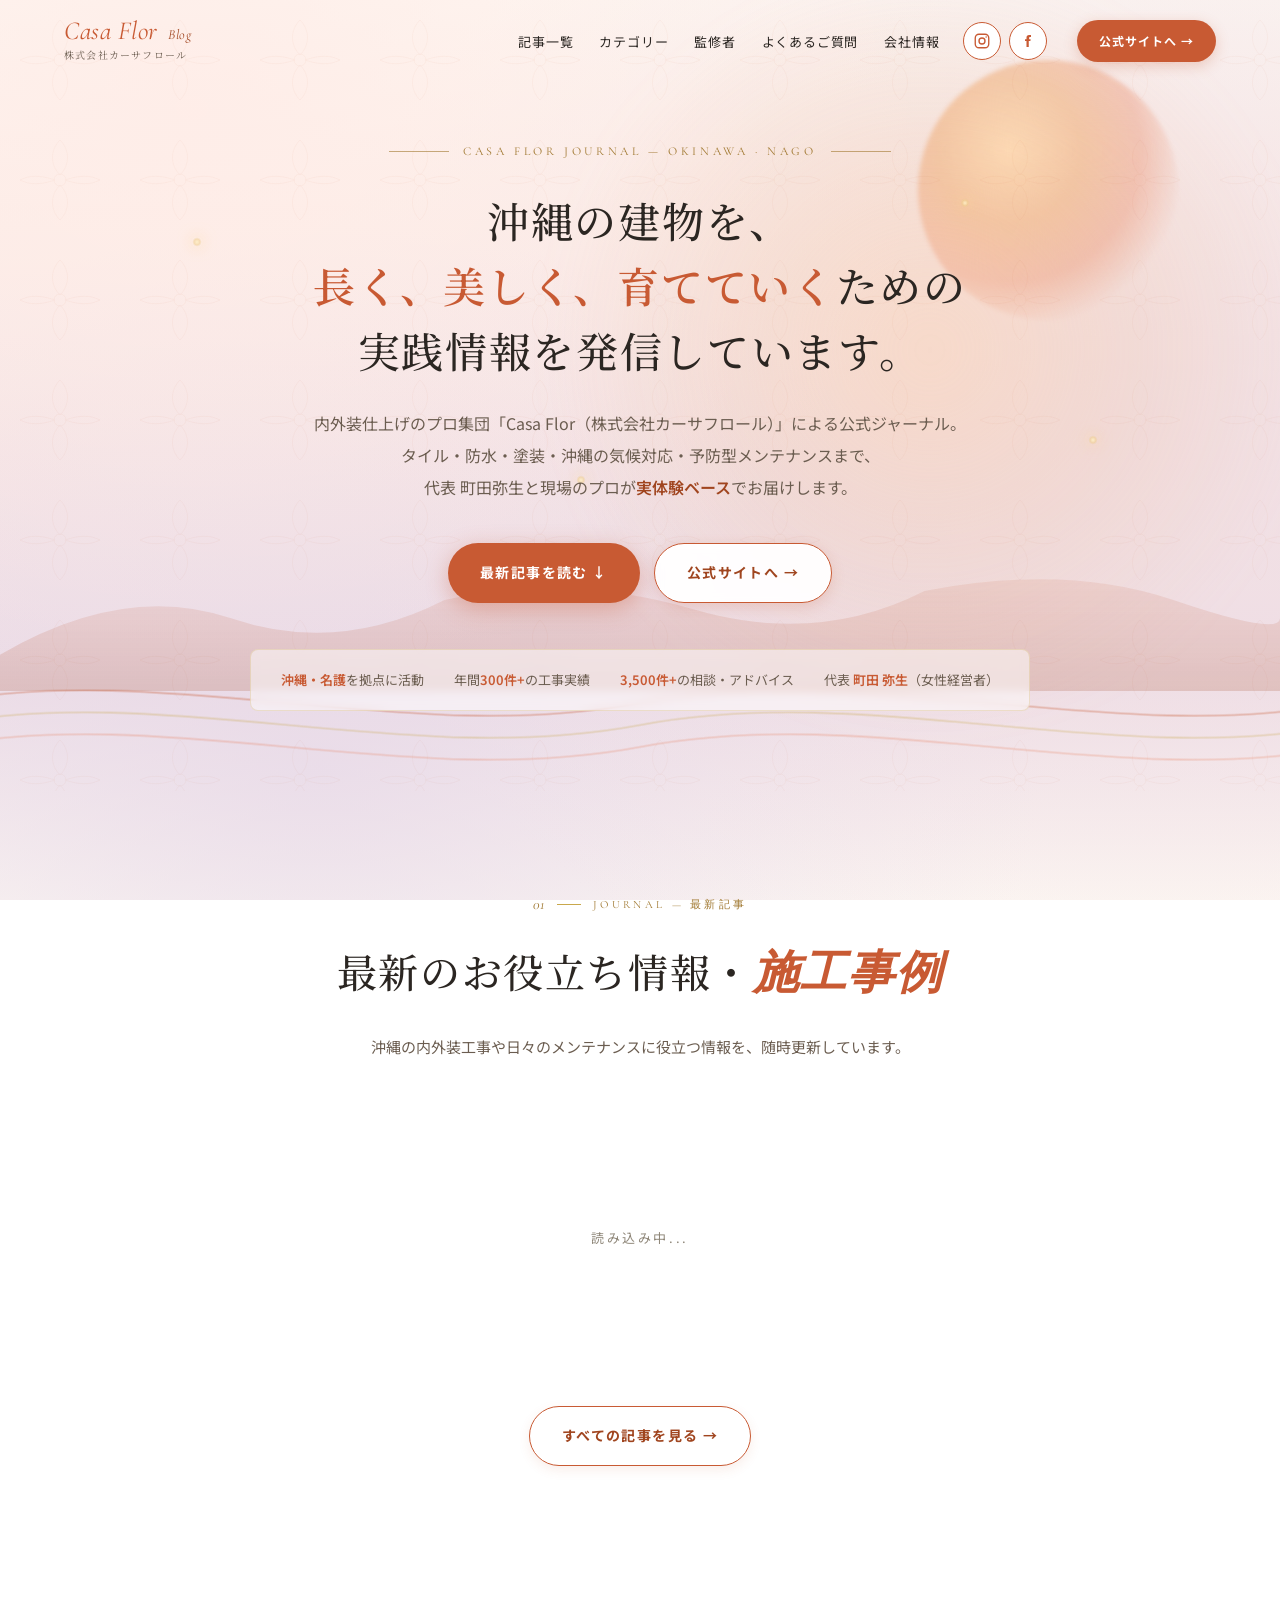
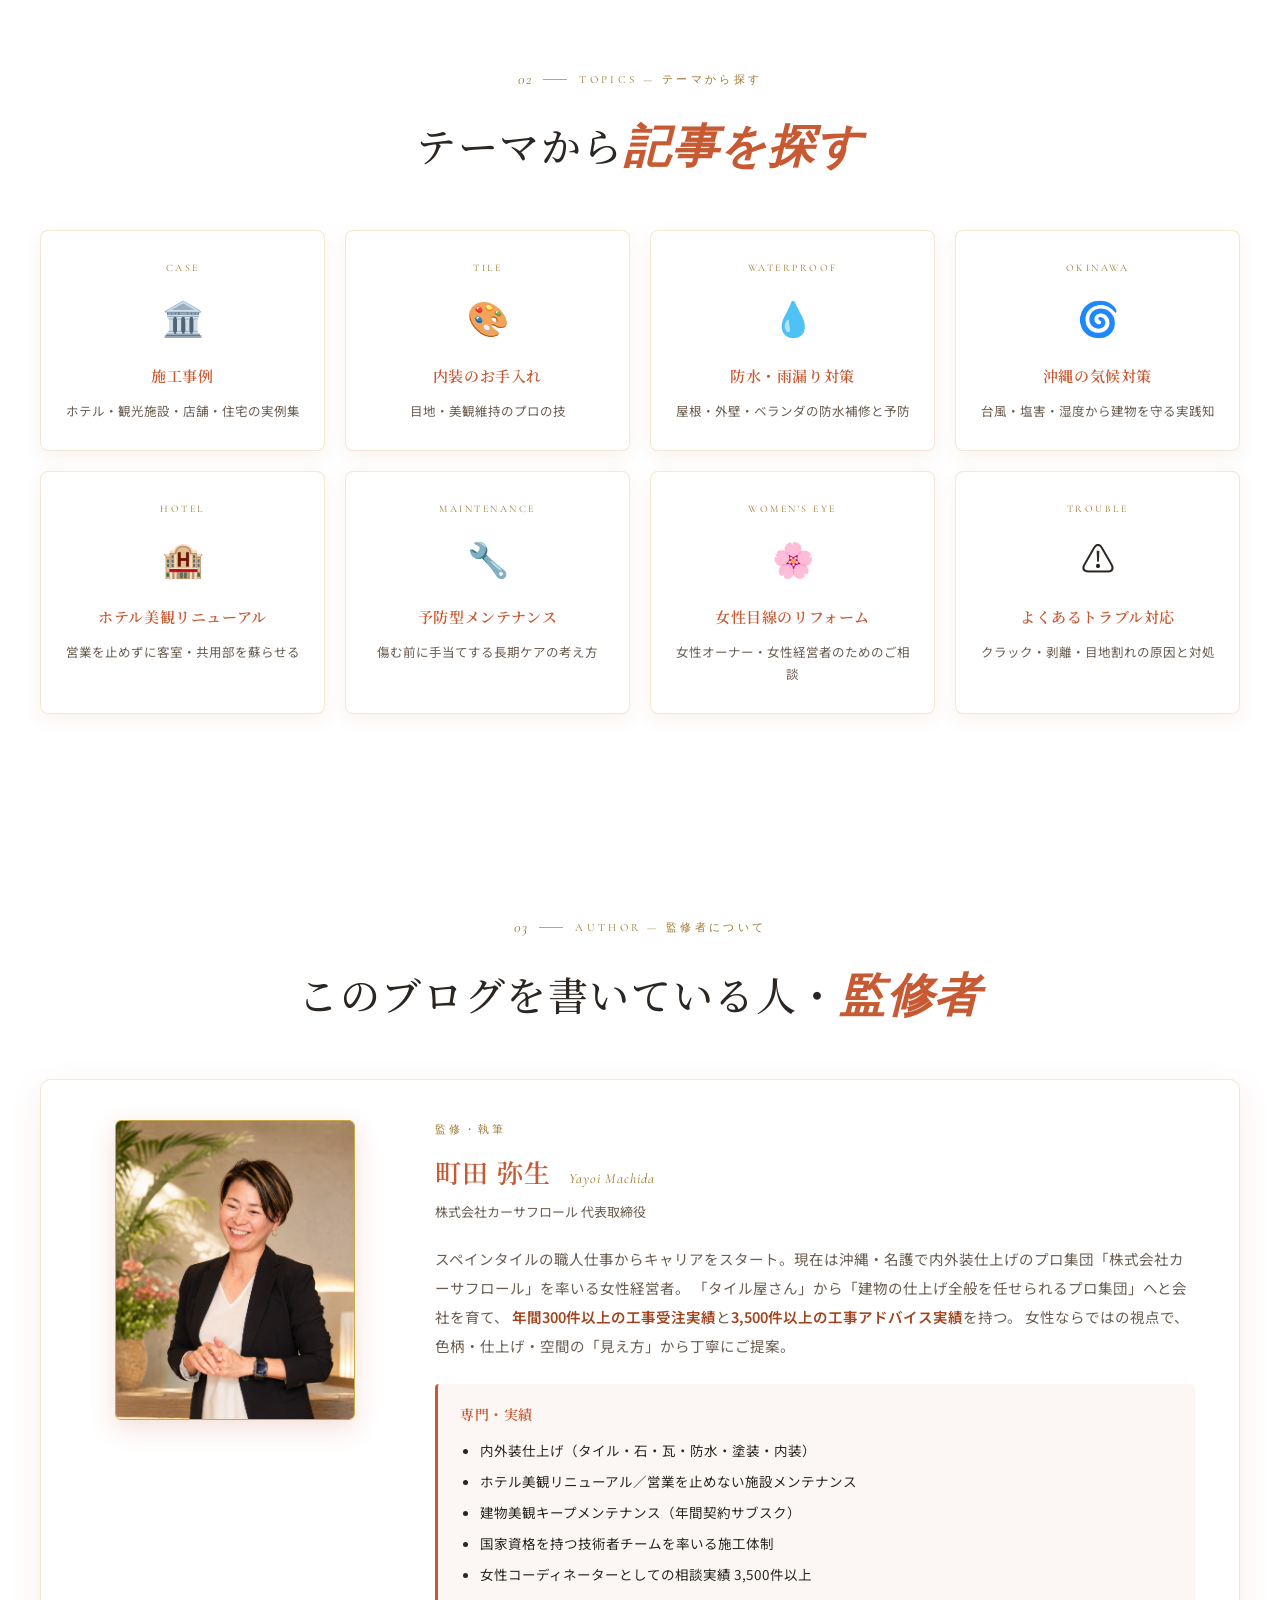
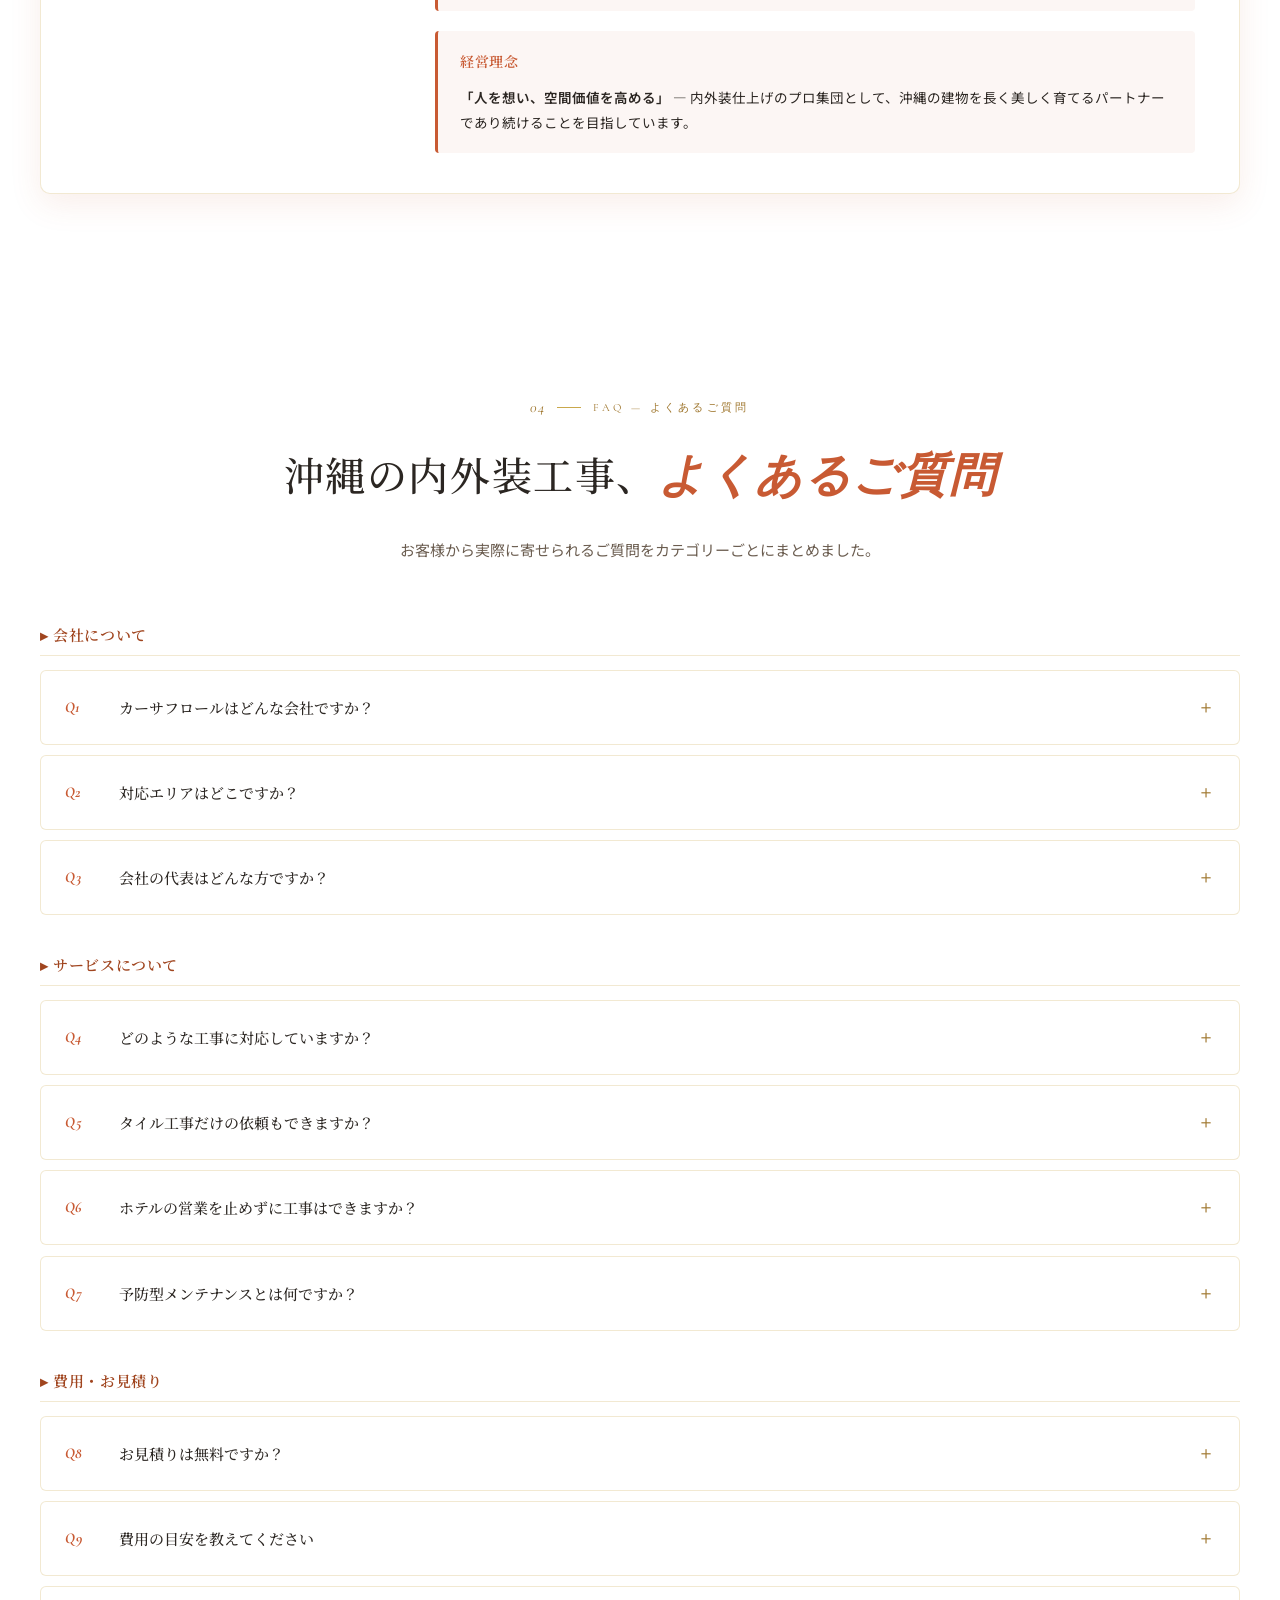
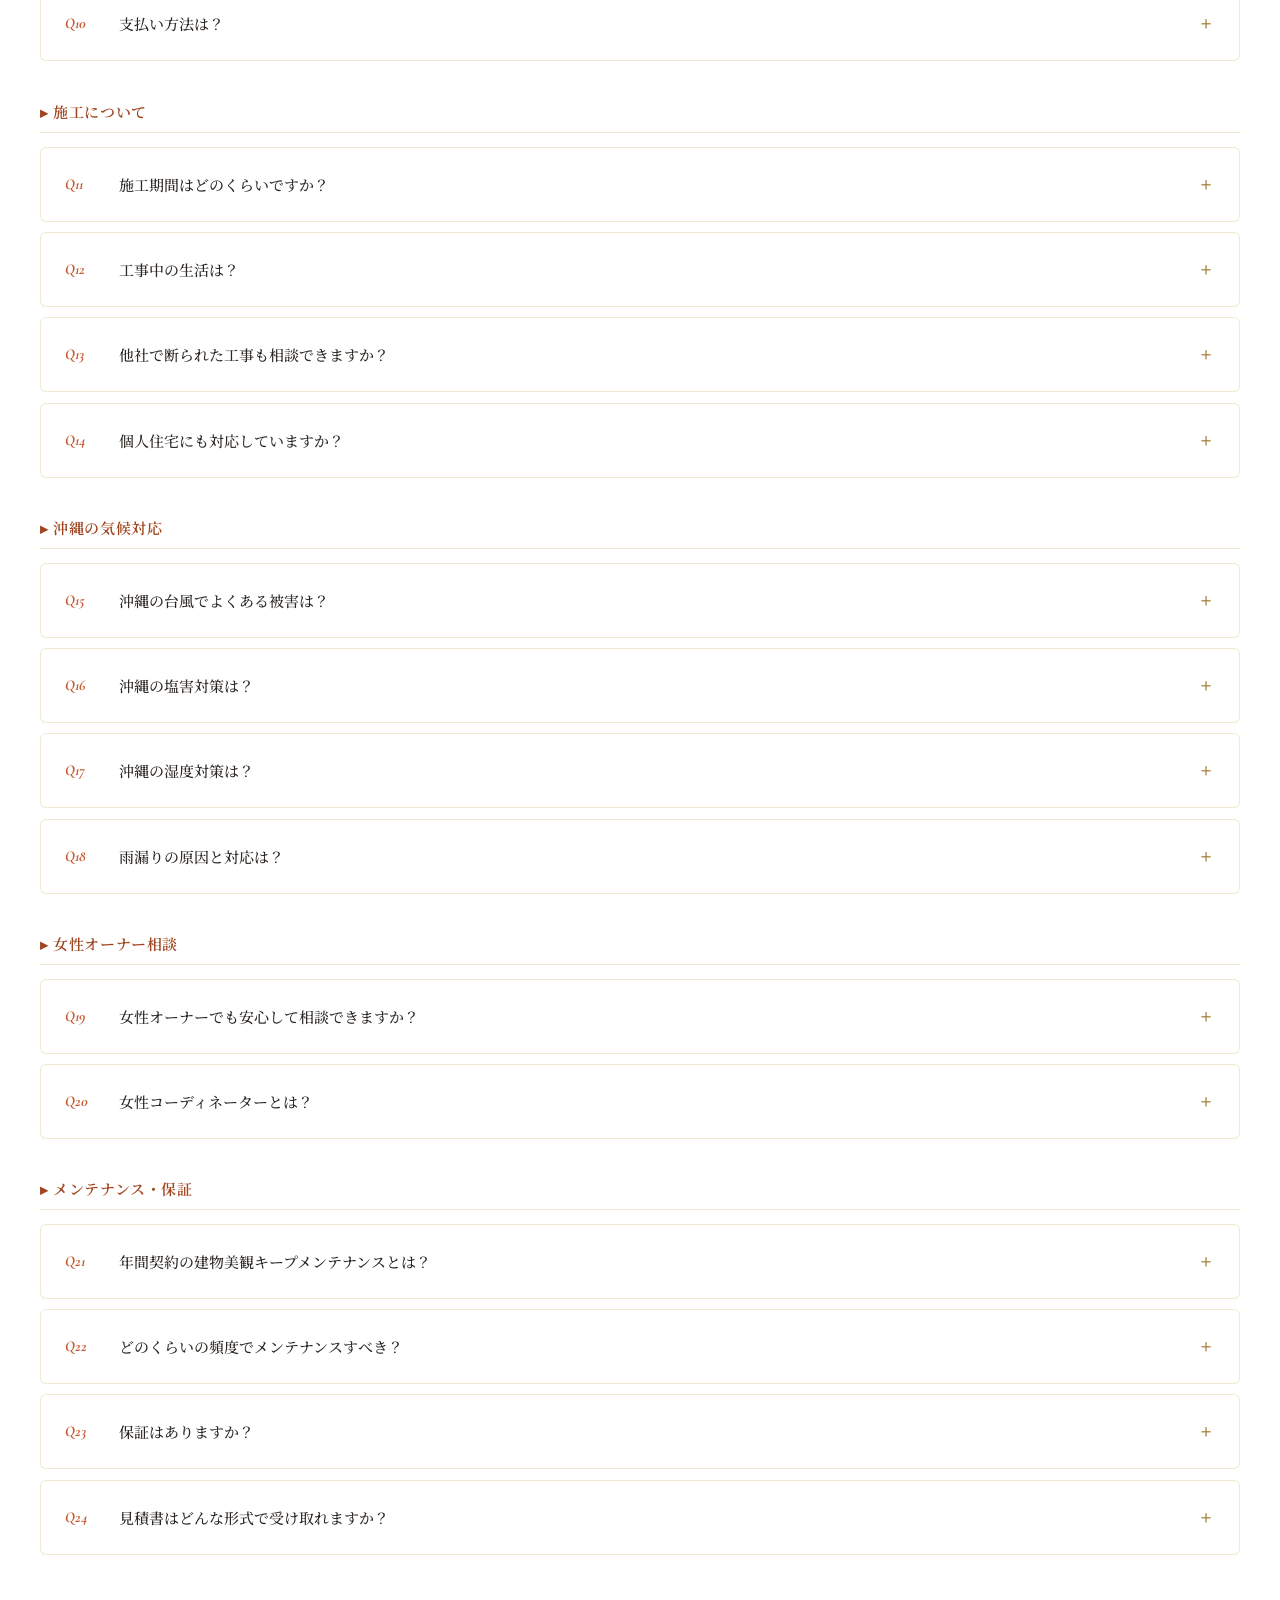
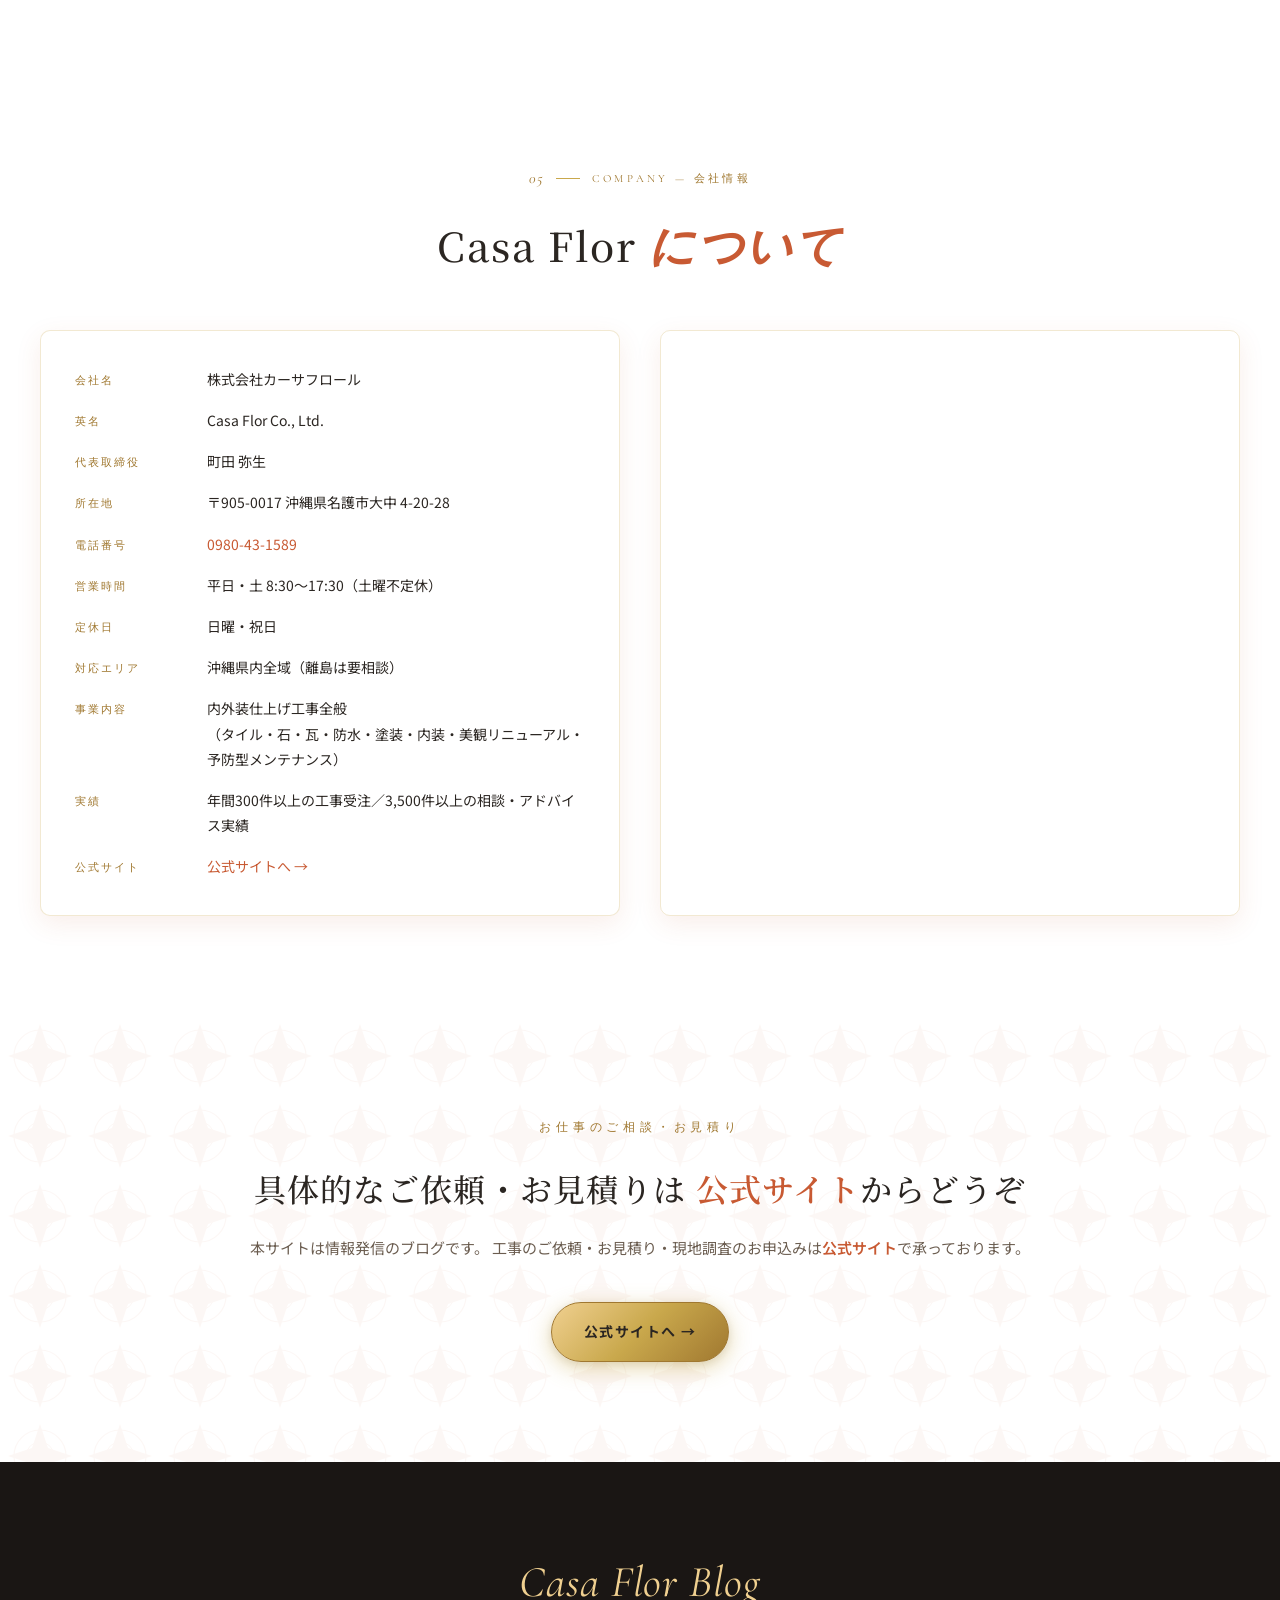
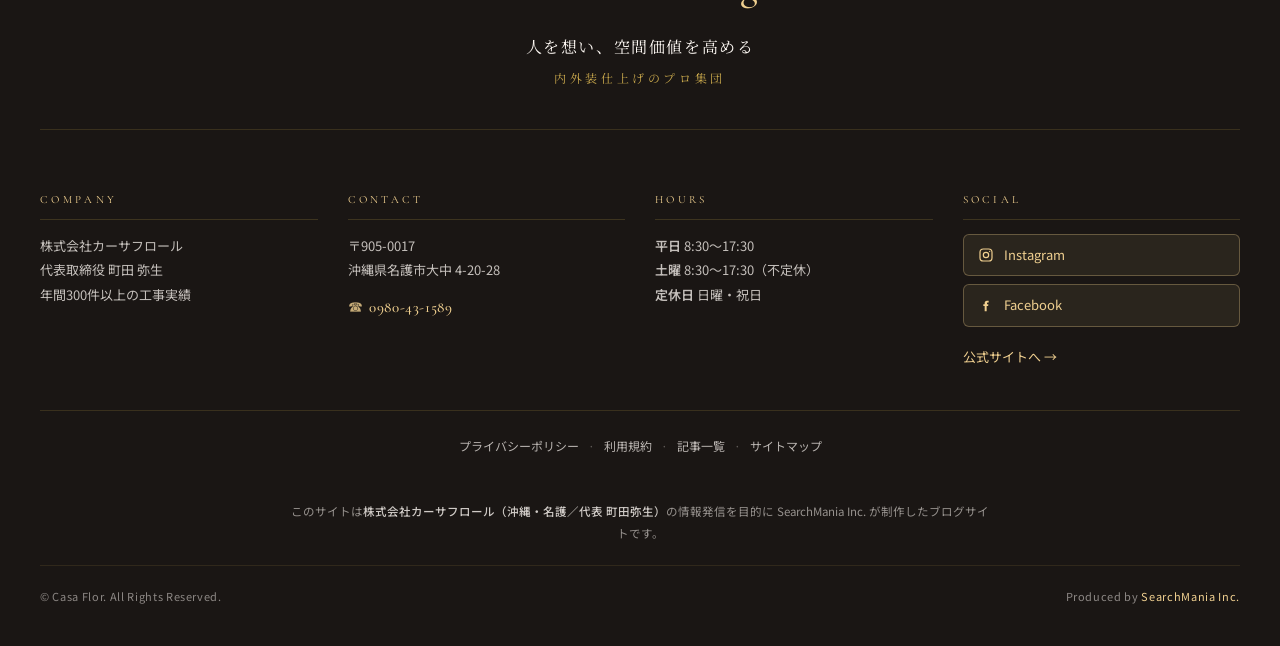
<file: index.html>
<!DOCTYPE html>
<html lang="ja">
<head>
<meta charset="UTF-8">
<meta http-equiv="content-language" content="ja">
<meta name="viewport" content="width=device-width,initial-scale=1">
<title>Casa Flor ブログ｜沖縄・名護の内外装仕上げのプロが書く、建物を長く美しく育てるための実践情報</title>
<meta name="description" content="沖縄・名護の内外装仕上げのプロ「Casa Flor（株式会社カーサフロール）」による情報発信ブログ。ホテル美観リニューアル・施設メンテナンス・タイル/防水/塗装・沖縄の気候対応・予防型メンテナンスまで、代表 町田弥生と現場のプロが実体験ベースで解説します。">
<meta name="keywords" content="沖縄 内外装, 沖縄 タイル工事, 名護 リフォーム, 沖縄 塗装, 沖縄 防水, ホテル美観リニューアル, 施設メンテナンス, 沖縄 台風対策, 予防メンテナンス, 女性オーナー リフォーム, カーサフロール, 町田弥生">
<meta name="author" content="町田 弥生（株式会社カーサフロール 代表取締役）">
<meta name="robots" content="index,follow,max-image-preview:large">
<meta name="format-detection" content="telephone=no">
<meta name="theme-color" content="#C85A33">
<meta name="geo.region" content="JP-47">
<meta name="geo.placename" content="沖縄県名護市">
<meta name="geo.position" content="26.5974;127.9862">
<meta name="ICBM" content="26.5974, 127.9862">

<!-- Favicon -->
<link rel="icon" type="image/svg+xml" href="./favicon.svg">

<!-- OGP -->
<meta property="og:type" content="website">
<meta property="og:title" content="Casa Flor ブログ｜沖縄・名護の内外装仕上げのプロが書く、建物を長く美しく育てるための実践情報">
<meta property="og:description" content="沖縄・名護の内外装仕上げのプロによる情報発信ブログ。ホテル美観・施設メンテ・タイル/防水/塗装・沖縄気候対応まで、代表 町田弥生が実体験ベースで解説します。">
<meta property="og:image" content="https://casaflor.search-mania.net/ogp.png">
<meta property="og:image:width" content="1200">
<meta property="og:image:height" content="630">
<meta property="og:url" content="https://casaflor.search-mania.net/">
<meta property="og:site_name" content="Casa Flor ブログ（株式会社カーサフロール）">
<meta property="og:locale" content="ja_JP">

<!-- Twitter Card -->
<meta name="twitter:card" content="summary_large_image">
<meta name="twitter:title" content="Casa Flor ブログ｜沖縄・名護の内外装仕上げのプロが書く実践情報">
<meta name="twitter:description" content="沖縄の建物を、長く美しく育てるためのプロの視点。">
<meta name="twitter:image" content="https://casaflor.search-mania.net/ogp.png">

<link rel="canonical" href="https://casaflor.search-mania.net/">

<!-- Google Search Console -->
<meta name="google-site-verification" content="LZg90oxtbqi0v6An7Fc0uO3ufbqcmW4_Qp9mCI2u6wk">

<!-- 構造化データ: Organization + LocalBusiness -->
<script type="application/ld+json">
{
  "@context": "https://schema.org",
  "@type": "Organization",
  "@id": "https://casaflor.search-mania.net/#organization",
  "name": "株式会社カーサフロール",
  "alternateName": ["Casa Flor", "カーサフロール"],
  "url": "https://casaflor.search-mania.net/",
  "logo": "https://casaflor.search-mania.net/favicon.svg",
  "image": "https://casaflor.search-mania.net/ogp.png",
  "description": "沖縄・名護の内外装仕上げのプロ集団。タイル・石・瓦・防水・内装・外装リフォームまで、ホテル・観光施設・店舗・ご邸宅の仕上げをトータルで承ります。代表取締役 町田弥生。",
  "slogan": "人を想い、空間価値を高める",
  "inLanguage": "ja",
  "founder": {
    "@type": "Person",
    "@id": "https://casaflor.search-mania.net/#author-yayoi",
    "name": "町田 弥生",
    "jobTitle": "代表取締役"
  },
  "employee": {"@id": "https://casaflor.search-mania.net/#author-yayoi"},
  "telephone": "+81-980-43-1589",
  "address": {
    "@type": "PostalAddress",
    "streetAddress": "大中 4-20-28",
    "addressLocality": "名護市",
    "addressRegion": "沖縄県",
    "postalCode": "905-0017",
    "addressCountry": "JP"
  },
  "geo": {"@type": "GeoCoordinates", "latitude": 26.5974, "longitude": 127.9862},
  "areaServed": {"@type": "State", "name": "沖縄県"},
  "sameAs": [
    "https://www.instagram.com/yayoi_casaflor",
    "https://casa-flor.search-mania.net/",
    "https://maps.app.goo.gl/kwro9Naf6cjvKSHEA"
  ]
}
</script>

<!-- 構造化データ: WebSite -->
<script type="application/ld+json">
{
  "@context": "https://schema.org",
  "@type": "WebSite",
  "@id": "https://casaflor.search-mania.net/#website",
  "url": "https://casaflor.search-mania.net/",
  "name": "Casa Flor ブログ",
  "description": "沖縄・名護の内外装仕上げのプロによる実践情報ブログ",
  "publisher": {"@id": "https://casaflor.search-mania.net/#organization"},
  "inLanguage": "ja"
}
</script>

<!-- 構造化データ: Blog -->
<script type="application/ld+json">
{
  "@context": "https://schema.org",
  "@type": "Blog",
  "@id": "https://casaflor.search-mania.net/#blog",
  "url": "https://casaflor.search-mania.net/",
  "name": "Casa Flor ブログ",
  "description": "沖縄・名護の内外装仕上げのプロが書く実践情報",
  "inLanguage": "ja",
  "publisher": {"@id": "https://casaflor.search-mania.net/#organization"},
  "author": {"@id": "https://casaflor.search-mania.net/#author-yayoi"}
}
</script>

<!-- 構造化データ: Person (E-E-A-T の Expertise/Authoritativeness) -->
<script type="application/ld+json">
{
  "@context": "https://schema.org",
  "@type": "Person",
  "@id": "https://casaflor.search-mania.net/#author-yayoi",
  "name": "町田 弥生",
  "givenName": "弥生",
  "familyName": "町田",
  "alternateName": "Yayoi Machida",
  "jobTitle": "株式会社カーサフロール 代表取締役",
  "worksFor": {"@id": "https://casaflor.search-mania.net/#organization"},
  "image": "https://casaflor.search-mania.net/img/president-yayoi.png",
  "description": "スペインタイル職人としてキャリアをスタート。現在は沖縄・名護で内外装仕上げ会社「株式会社カーサフロール」を率いる。年間300件以上の工事受注実績と3500件以上の工事アドバイス実績を持つ。ホテル・観光施設・店舗・住宅の内外装リフォームを女性ならではの視点でトータルコーディネート。",
  "knowsAbout": [
    "内外装仕上げ工事",
    "スペインタイル施工",
    "ホテル美観リニューアル",
    "施設メンテナンス",
    "予防型メンテナンス",
    "沖縄の気候対応",
    "タイル・石・瓦工事",
    "防水補修",
    "外壁塗装",
    "内装リフォーム",
    "女性目線のリフォーム相談"
  ],
  "address": {
    "@type": "PostalAddress",
    "addressLocality": "名護市",
    "addressRegion": "沖縄県",
    "addressCountry": "JP"
  },
  "sameAs": [
    "https://www.instagram.com/yayoi_casaflor",
    "https://casa-flor.search-mania.net/"
  ]
}
</script>

<!-- 構造化データ: FAQPage (AIO / AI Overview 対応) -->
<script type="application/ld+json">
{
  "@context": "https://schema.org",
  "@type": "FAQPage",
  "@id": "https://casaflor.search-mania.net/#faq",
  "inLanguage": "ja",
  "mainEntity": [
    {"@type": "Question", "name": "カーサフロールはどんな会社ですか？", "acceptedAnswer": {"@type": "Answer", "text": "沖縄県名護市を拠点とする内外装仕上げのプロ集団です。スペインタイルの職人仕事から始まり、現在はタイル・石・瓦・防水・内装リフォームまで、ホテル・観光施設・店舗・ご邸宅のあらゆる仕上げをトータルで承っています。代表取締役は町田弥生。年間300件以上の工事受注実績があります。"}},
    {"@type": "Question", "name": "対応エリアはどこですか？", "acceptedAnswer": {"@type": "Answer", "text": "沖縄県内全域に対応しております。本社は沖縄県名護市大中4-20-28にあります。離島も要相談で対応可能です。"}},
    {"@type": "Question", "name": "どのような工事に対応していますか？", "acceptedAnswer": {"@type": "Answer", "text": "内外装の仕上げ全般に対応しています。具体的にはタイル工事・石工事・瓦工事・防水補修・外壁塗装・内装リフォーム・下地補修・目地補修・美観リニューアル・年間契約の予防型メンテナンスなど。ホテル・観光施設・店舗・オフィス・共同住宅・ご邸宅まで幅広く対応可能です。"}},
    {"@type": "Question", "name": "タイル工事だけの依頼もできますか？", "acceptedAnswer": {"@type": "Answer", "text": "はい、可能です。もともとスペインタイルの職人仕事から始まった会社なので、タイル単体のご依頼も得意分野です。もちろん、タイル以外の仕上げ（石材・瓦・防水・塗装・内装）もあわせてご相談いただけます。"}},
    {"@type": "Question", "name": "ホテルの営業を止めずに工事はできますか？", "acceptedAnswer": {"@type": "Answer", "text": "はい。「営業を止めない施設メンテナンス」を主力サービスの一つとして、時間帯・動線・工程を綿密に組み、宿泊客最優先の丁寧な養生・清掃で対応いたします。年間300件以上の工事受注実績があり、稼働中の施設対応に慣れています。"}},
    {"@type": "Question", "name": "予防型メンテナンスとは何ですか？", "acceptedAnswer": {"@type": "Answer", "text": "傷んでから直すのではなく、傷む前に手当てをする継続型のメンテナンスです。定期点検・小まめな補修・美観維持を年間契約サブスクでご提供。長期的には修繕コストを抑え、建物価値を継続的に育てることができます。特にホテル・施設様に多くご利用いただいています。"}},
    {"@type": "Question", "name": "お見積りは無料ですか？", "acceptedAnswer": {"@type": "Answer", "text": "はい、無料です。Webから図面・お写真をお送りいただくとAIが概算金額を即お届けし、その後担当者が現地確認のうえ正式なお見積りをご案内いたします。ご相談・現地調査も無料で承っております。"}},
    {"@type": "Question", "name": "費用の目安を教えてください", "acceptedAnswer": {"@type": "Answer", "text": "工事内容・規模・下地状態によって大きく変動します。たとえばタイルの部分補修は数万円から、外壁塗装は20〜80万円程度、ホテル1室のリニューアルは50〜200万円程度が目安です。正式な見積は現地調査後に無料でご提示いたします。"}},
    {"@type": "Question", "name": "支払い方法は？", "acceptedAnswer": {"@type": "Answer", "text": "銀行振込・現金・クレジットカード・PayPay・iD・QUICPay・交通系ICに対応しています。工事金額が大きい場合は着手金＋完工払いの分割にも対応いたしますのでご相談ください。"}},
    {"@type": "Question", "name": "施工期間はどのくらいですか？", "acceptedAnswer": {"@type": "Answer", "text": "工事内容によります。部分補修は半日〜1日、ホテル1室のリニューアルは3〜7日、外壁塗装は2〜4週間、大規模リノベーションは1〜3ヶ月が目安です。事前に工程表を作成し、ご希望の完工日から逆算した最適な段取りをご提案します。"}},
    {"@type": "Question", "name": "工事中の生活は？", "acceptedAnswer": {"@type": "Answer", "text": "住みながらリフォーム・営業しながら工事にも対応しています。動線・時間帯・粉じん養生・騒音配慮を工程に組み込み、日常への影響を最小限に抑えます。清掃を徹底し、作業後には元より綺麗な状態を維持することを心がけています。"}},
    {"@type": "Question", "name": "他社で断られた工事も相談できますか？", "acceptedAnswer": {"@type": "Answer", "text": "はい、まずはご相談ください。国家資格を持つ技術者が現場に合わせて柔軟に対応いたします。過去のお客様からも『他では断られた工事を受けてくれて本当に助かりました』とのお声を多数いただいております。"}},
    {"@type": "Question", "name": "個人住宅にも対応していますか？", "acceptedAnswer": {"@type": "Answer", "text": "はい、対応しています。ご邸宅のキッチン・浴室・玄関・エクステリアのリフォーム、外壁・屋根の補修まで承ります。女性コーディネーターがカラーコーディネート・素材選定からサポートいたしますのでご安心ください。"}},
    {"@type": "Question", "name": "沖縄の台風でよくある被害は？", "acceptedAnswer": {"@type": "Answer", "text": "強風による瓦の飛散・屋根の防水層剥離、大量の降雨と潮風による塩害・雨漏り・外壁のクラック拡大、飛来物による窓ガラス・外壁の損傷などが典型です。台風後は屋根・外壁・シーリング・排水口の点検を早めに行うことを推奨しています。"}},
    {"@type": "Question", "name": "沖縄の塩害対策は？", "acceptedAnswer": {"@type": "Answer", "text": "海沿いエリアでは金属部分の錆・外壁塗膜の劣化・タイル目地の傷みが進みやすいです。耐塩害仕様の塗料・耐候性の高いシーリング・定期的な水洗いによる塩分除去が有効です。予防型メンテナンス契約で年に数回の点検をおすすめしています。"}},
    {"@type": "Question", "name": "沖縄の湿度対策は？", "acceptedAnswer": {"@type": "Answer", "text": "高湿度によるカビ・目地の変色・木部の腐食が起きやすい環境です。防カビ塗料・目地の抗菌シーリング・通気を確保する内装設計で対策します。カビが目立ってきた段階での早期補修が、コスト・美観の両面で最適です。"}},
    {"@type": "Question", "name": "雨漏りの原因と対応は？", "acceptedAnswer": {"@type": "Answer", "text": "沖縄の建物では、屋根瓦のズレ・防水層の劣化・外壁クラック・サッシ回りシーリングの劣化・排水詰まりが主な原因です。原因調査から根本補修まで一貫対応します。応急処置だけでなく、再発を防ぐ設計を大切にしています。"}},
    {"@type": "Question", "name": "女性オーナーでも安心して相談できますか？", "acceptedAnswer": {"@type": "Answer", "text": "はい。代表取締役の町田弥生をはじめ女性コーディネーターが在籍しております。「男性業者に囲まれて話しづらい」というお声を多くいただくため、女性オーナー様・女性経営者様の目線で丁寧にご対応いたします。清潔感ある服装で伺い、じっくり相談を承ります。"}},
    {"@type": "Question", "name": "女性コーディネーターとは？", "acceptedAnswer": {"@type": "Answer", "text": "施主様の「見え方」を最優先に、色柄・素材・目地の細部まで空間全体をトータルでご提案する専門スタッフです。カーサフロールでは女性コーディネーターが3500件以上の相談・アドバイス実績を持ち、女性ならではの視点でご要望を細やかに引き出します。"}},
    {"@type": "Question", "name": "年間契約の建物美観キープメンテナンスとは？", "acceptedAnswer": {"@type": "Answer", "text": "定期点検・小まめな補修・美観維持を年間サブスク型でご提供する予防型メンテナンスです。傷んでから直すのではなく、傷む前に手当てすることで建物価値を継続的に育てます。特にホテル・観光施設様に多くご利用いただいております。"}},
    {"@type": "Question", "name": "どのくらいの頻度でメンテナンスすべき？", "acceptedAnswer": {"@type": "Answer", "text": "沖縄の気候では、外壁・屋根は年1〜2回、シーリング・目地・防水は3〜5年、金属部分は塩害を考慮し半年〜1年ごとの点検が理想です。予防型メンテナンス契約では、これらを計画的に組み込みご提案します。"}},
    {"@type": "Question", "name": "保証はありますか？", "acceptedAnswer": {"@type": "Answer", "text": "工事内容ごとに施工保証を設けております。防水工事は5〜10年、外壁塗装は3〜7年、タイル工事は1〜3年など。詳細は見積書にて明記し、書面保証をお渡しいたします。"}},
    {"@type": "Question", "name": "見積書はどんな形式で受け取れますか？", "acceptedAnswer": {"@type": "Answer", "text": "専門用語だけの見積書ではなく、「なぜこの仕上げが良いのか」を分かりやすく解説付きでお届けします。ご不明点は納得いただくまで何度でもご説明いたします。PDF形式でお送りしますので、社内共有・比較にもご活用いただけます。"}},
    {"@type": "Question", "name": "会社の代表はどんな方ですか？", "acceptedAnswer": {"@type": "Answer", "text": "代表取締役の町田弥生は、スペインタイル職人としてキャリアをスタートし、現在は沖縄・名護で内外装仕上げ会社「株式会社カーサフロール」を率いています。年間300件以上の工事受注実績と3500件以上の工事アドバイス実績を持ち、女性ならではの視点で内外装のトータルコーディネートを提供しています。"}}
  ]
}
</script>

<link rel="preconnect" href="https://fonts.googleapis.com">
<link rel="preconnect" href="https://fonts.gstatic.com" crossorigin>
<link href="https://fonts.googleapis.com/css2?family=Cormorant+Garamond:ital,wght@0,400;0,500;0,600;0,700;1,400;1,500&family=Playfair+Display:ital,wght@0,400;0,600;0,700&family=Noto+Serif+JP:wght@300;400;500;600;700&family=Noto+Sans+JP:wght@300;400;500;700&display=swap" rel="stylesheet">
<link rel="stylesheet" href="./shared.css">
</head>
<body>

<!-- ═══ ページローダー ═══ -->
<div id="page-loader" aria-hidden="true">
  <svg class="loader-stamp" viewBox="0 0 100 100" xmlns="http://www.w3.org/2000/svg">
    <defs><linearGradient id="lg" x1="0%" y1="0%" x2="100%" y2="100%"><stop offset="0%" stop-color="#E8734A"/><stop offset="100%" stop-color="#C85A33"/></linearGradient></defs>
    <rect width="100" height="100" rx="18" fill="url(#lg)"/>
    <text x="50" y="73" text-anchor="middle" font-size="68" fill="#FDF8F3" font-family="Georgia,serif" font-style="italic" font-weight="600">C</text>
  </svg>
  <p class="loader-name">Casa Flor</p>
  <div class="loader-dots" aria-label="読み込み中"><span></span><span></span><span></span></div>
</div>

<!-- ═══ NAV ═══ -->
<nav class="nav" id="nav">
  <div class="nav__inner">
    <a href="#top" class="nav__logo">
      <span class="nav__logo-en">Casa Flor <span class="nav__logo-sub">Blog</span></span>
      <span class="nav__logo-jp" data-cms="settings.店名">株式会社カーサフロール</span>
    </a>
    <ul class="nav__menu">
      <li><a href="#blog">記事一覧</a></li>
      <li><a href="#categories">カテゴリー</a></li>
      <li><a href="#author">監修者</a></li>
      <li><a href="#faq">よくあるご質問</a></li>
      <li><a href="#company">会社情報</a></li>
    </ul>
    <div class="nav__sns">
      <a href="https://www.instagram.com/yayoi_casaflor" id="snsInstagram" class="nav__sns-btn" target="_blank" rel="noopener" aria-label="Instagram">
        <svg viewBox="0 0 24 24" fill="none" stroke="currentColor" stroke-width="1.8" stroke-linecap="round" stroke-linejoin="round"><rect x="3" y="3" width="18" height="18" rx="5"/><circle cx="12" cy="12" r="4"/><circle cx="17.5" cy="6.5" r="1" fill="currentColor" stroke="none"/></svg>
      </a>
      <a href="#" id="snsFacebook" class="nav__sns-btn" target="_blank" rel="noopener" aria-label="Facebook">
        <svg viewBox="0 0 24 24" fill="currentColor"><path d="M13.5 9.5V7.8c0-.6.2-1 1-1H16V4h-2.5c-2.4 0-3.5 1.5-3.5 3.4v2.1H8V12h2v8h3v-8h2.2l.3-2.5z"/></svg>
      </a>
    </div>
    <a href="#" id="ctaOfficial" class="nav__cta" target="_blank" rel="noopener">公式サイトへ →</a>
    <button class="nav__toggle" id="navToggle" aria-label="メニュー"><span></span><span></span><span></span></button>
  </div>
</nav>

<!-- ═══ HERO（沖縄背景アニメーション付き） ═══ -->
<section class="hero-blog" id="top">
  <!-- 沖縄背景演出（スクロール連動パララックス） -->
  <div class="okinawa-bg" aria-hidden="true">
    <!-- 遠景の夕日 -->
    <div class="okinawa-sun" data-parallax="0.35"></div>
    <!-- 光の残照 -->
    <div class="okinawa-glow" data-parallax="0.20"></div>
    <!-- 紅型（bingata）風パターン -->
    <div class="okinawa-bingata" data-parallax="0.12"></div>
    <!-- 遠景の島影シルエット -->
    <svg class="okinawa-island" viewBox="0 0 1440 220" preserveAspectRatio="none" data-parallax="0.10">
      <defs>
        <linearGradient id="islandG" x1="0" y1="0" x2="0" y2="1">
          <stop offset="0%" stop-color="#C85A33" stop-opacity="0.18"/>
          <stop offset="100%" stop-color="#A0451F" stop-opacity="0.35"/>
        </linearGradient>
      </defs>
      <path d="M0,180 Q140,100 260,140 T500,120 Q640,90 780,130 T1040,110 Q1200,80 1320,120 T1440,140 L1440,220 L0,220 Z" fill="url(#islandG)"/>
    </svg>
    <!-- 波のライン（3レイヤー） -->
    <svg class="okinawa-waves" viewBox="0 0 1440 200" preserveAspectRatio="none">
      <path class="wave1" d="M0,120 C240,80 480,160 720,120 C960,80 1200,160 1440,120" fill="none"/>
      <path class="wave2" d="M0,140 C240,100 480,180 720,140 C960,100 1200,180 1440,140" fill="none"/>
      <path class="wave3" d="M0,160 C240,120 480,200 720,160 C960,120 1200,200 1440,160" fill="none"/>
    </svg>
    <!-- ハイビスカス花弁（8個） -->
    <span class="hibiscus-petal" style="--x:8%;--d:0s;--dur:22s;"></span>
    <span class="hibiscus-petal" style="--x:22%;--d:4s;--dur:26s;"></span>
    <span class="hibiscus-petal" style="--x:35%;--d:9s;--dur:24s;"></span>
    <span class="hibiscus-petal" style="--x:48%;--d:2s;--dur:28s;"></span>
    <span class="hibiscus-petal" style="--x:62%;--d:11s;--dur:23s;"></span>
    <span class="hibiscus-petal" style="--x:75%;--d:6s;--dur:27s;"></span>
    <span class="hibiscus-petal" style="--x:88%;--d:13s;--dur:25s;"></span>
    <span class="hibiscus-petal" style="--x:94%;--d:16s;--dur:29s;"></span>
    <!-- 光の粒 -->
    <span class="okinawa-orb" style="--x:15%;--y:30%;--d:0s;"></span>
    <span class="okinawa-orb" style="--x:75%;--y:25%;--d:2s;"></span>
    <span class="okinawa-orb" style="--x:45%;--y:60%;--d:4s;"></span>
    <span class="okinawa-orb" style="--x:85%;--y:55%;--d:6s;"></span>
  </div>
  <div class="hero-blog__inner">
    <div class="hero-blog__eyebrow">
      <span class="hero-blog__eyebrow-line"></span>
      <span>CASA FLOR JOURNAL — OKINAWA · NAGO</span>
      <span class="hero-blog__eyebrow-line"></span>
    </div>
    <h1 class="hero-blog__title">
      沖縄の建物を、<br>
      <em>長く、美しく、育てていく</em>ための<br>
      実践情報を発信しています。
    </h1>
    <p class="hero-blog__sub">
      内外装仕上げのプロ集団「Casa Flor（株式会社カーサフロール）」による公式ジャーナル。<br>
      タイル・防水・塗装・沖縄の気候対応・予防型メンテナンスまで、<br class="pc-only">
      代表 町田弥生と現場のプロが<b>実体験ベース</b>でお届けします。
    </p>
    <div class="hero-blog__cta">
      <a href="#blog" class="btn btn--primary">最新記事を読む ↓</a>
      <a href="#" id="ctaOfficial2" class="btn btn--ghost" target="_blank" rel="noopener">公式サイトへ →</a>
    </div>
    <ul class="hero-blog__meta">
      <li><b>沖縄・名護</b>を拠点に活動</li>
      <li>年間<b>300件+</b>の工事実績</li>
      <li><b>3,500件+</b>の相談・アドバイス</li>
      <li>代表 <b>町田 弥生</b>（女性経営者）</li>
    </ul>
  </div>
</section>

<!-- ═══ BLOG — 最新記事 ═══ -->
<section class="section blog-latest" id="blog">
  <div class="section__inner">
    <div class="editorial-label">
      <span class="editorial-label__num">01</span>
      <span class="editorial-label__sep"></span>
      <span class="editorial-label__name">JOURNAL — 最新記事</span>
    </div>
    <h2 class="section-title">
      最新のお役立ち情報・<br class="sp-only"><em>施工事例</em>
    </h2>
    <p class="section-lead">
      沖縄の内外装工事や日々のメンテナンスに役立つ情報を、随時更新しています。
    </p>
    <div class="wall cms-loading" id="blogWall"></div>
    <div class="blog-latest__more">
      <a href="/blog/" class="btn btn--outline">すべての記事を見る →</a>
    </div>
  </div>
</section>

<!-- ═══ CATEGORIES — テーマから探す ═══ -->
<section class="section categories" id="categories">
  <div class="section__inner">
    <div class="editorial-label">
      <span class="editorial-label__num">02</span>
      <span class="editorial-label__sep"></span>
      <span class="editorial-label__name">TOPICS — テーマから探す</span>
    </div>
    <h2 class="section-title">
      テーマから<em>記事を探す</em>
    </h2>
    <div class="category-grid">
      <a href="/blog/?cat=case" class="cat-card">
        <div class="cat-card__eyebrow">CASE</div>
        <div class="cat-card__icon">🏛️</div>
        <h3 class="cat-card__title">施工事例</h3>
        <p class="cat-card__desc">ホテル・観光施設・店舗・住宅の実例集</p>
      </a>
      <a href="/blog/?cat=tile" class="cat-card">
        <div class="cat-card__eyebrow">TILE</div>
        <div class="cat-card__icon">🎨</div>
        <h3 class="cat-card__title">内装のお手入れ</h3>
        <p class="cat-card__desc">目地・美観維持のプロの技</p>
      </a>
      <a href="/blog/?cat=waterproof" class="cat-card">
        <div class="cat-card__eyebrow">WATERPROOF</div>
        <div class="cat-card__icon">💧</div>
        <h3 class="cat-card__title">防水・雨漏り対策</h3>
        <p class="cat-card__desc">屋根・外壁・ベランダの防水補修と予防</p>
      </a>
      <a href="/blog/?cat=okinawa" class="cat-card">
        <div class="cat-card__eyebrow">OKINAWA</div>
        <div class="cat-card__icon">🌀</div>
        <h3 class="cat-card__title">沖縄の気候対策</h3>
        <p class="cat-card__desc">台風・塩害・湿度から建物を守る実践知</p>
      </a>
      <a href="/blog/?cat=hotel" class="cat-card">
        <div class="cat-card__eyebrow">HOTEL</div>
        <div class="cat-card__icon">🏨</div>
        <h3 class="cat-card__title">ホテル美観リニューアル</h3>
        <p class="cat-card__desc">営業を止めずに客室・共用部を蘇らせる</p>
      </a>
      <a href="/blog/?cat=maintenance" class="cat-card">
        <div class="cat-card__eyebrow">MAINTENANCE</div>
        <div class="cat-card__icon">🔧</div>
        <h3 class="cat-card__title">予防型メンテナンス</h3>
        <p class="cat-card__desc">傷む前に手当てする長期ケアの考え方</p>
      </a>
      <a href="/blog/?cat=women" class="cat-card">
        <div class="cat-card__eyebrow">WOMEN'S EYE</div>
        <div class="cat-card__icon">🌸</div>
        <h3 class="cat-card__title">女性目線のリフォーム</h3>
        <p class="cat-card__desc">女性オーナー・女性経営者のためのご相談</p>
      </a>
      <a href="/blog/?cat=trouble" class="cat-card">
        <div class="cat-card__eyebrow">TROUBLE</div>
        <div class="cat-card__icon">⚠️</div>
        <h3 class="cat-card__title">よくあるトラブル対応</h3>
        <p class="cat-card__desc">クラック・剥離・目地割れの原因と対処</p>
      </a>
    </div>
  </div>
</section>

<!-- ═══ AUTHOR — 監修者について（E-E-A-T） ═══ -->
<section class="section author" id="author">
  <div class="section__inner">
    <div class="editorial-label">
      <span class="editorial-label__num">03</span>
      <span class="editorial-label__sep"></span>
      <span class="editorial-label__name">AUTHOR — 監修者について</span>
    </div>
    <h2 class="section-title">
      このブログを書いている人・<br class="sp-only"><em>監修者</em>
    </h2>
    <div class="author__body">
      <div class="author__photo">
        <img src="./img/president-yayoi.png" alt="町田 弥生（株式会社カーサフロール 代表取締役）" loading="lazy">
      </div>
      <div class="author__info">
        <div class="author__label">監修・執筆</div>
        <h3 class="author__name">町田 弥生 <span>Yayoi Machida</span></h3>
        <div class="author__title">株式会社カーサフロール 代表取締役</div>
        <p class="author__bio">
          スペインタイルの職人仕事からキャリアをスタート。現在は沖縄・名護で内外装仕上げのプロ集団「株式会社カーサフロール」を率いる女性経営者。
          「タイル屋さん」から「建物の仕上げ全般を任せられるプロ集団」へと会社を育て、
          <b>年間300件以上の工事受注実績</b>と<b>3,500件以上の工事アドバイス実績</b>を持つ。
          女性ならではの視点で、色柄・仕上げ・空間の「見え方」から丁寧にご提案。
        </p>
        <div class="author__creds">
          <h4>専門・実績</h4>
          <ul>
            <li>内外装仕上げ（タイル・石・瓦・防水・塗装・内装）</li>
            <li>ホテル美観リニューアル／営業を止めない施設メンテナンス</li>
            <li>建物美観キープメンテナンス（年間契約サブスク）</li>
            <li>国家資格を持つ技術者チームを率いる施工体制</li>
            <li>女性コーディネーターとしての相談実績 3,500件以上</li>
          </ul>
        </div>
        <div class="author__creds">
          <h4>経営理念</h4>
          <p><b>「人を想い、空間価値を高める」</b> — 内外装仕上げのプロ集団として、沖縄の建物を長く美しく育てるパートナーであり続けることを目指しています。</p>
        </div>
      </div>
    </div>
  </div>
</section>

<!-- ═══ FAQ — よくあるご質問（AIO最適化・24項目） ═══ -->
<section class="section faq-expanded" id="faq">
  <div class="section__inner">
    <div class="editorial-label">
      <span class="editorial-label__num">04</span>
      <span class="editorial-label__sep"></span>
      <span class="editorial-label__name">FAQ — よくあるご質問</span>
    </div>
    <h2 class="section-title">
      沖縄の内外装工事、<br class="sp-only"><em>よくあるご質問</em>
    </h2>
    <p class="section-lead">
      お客様から実際に寄せられるご質問をカテゴリーごとにまとめました。
    </p>

    <div class="faq-group">
      <h3 class="faq-group__title">▸ 会社について</h3>
      <details class="qa-item"><summary><span class="qa-item__q">Q.</span>カーサフロールはどんな会社ですか？<span class="qa-item__arrow">＋</span></summary><div class="qa-item__a">沖縄県名護市を拠点とする内外装仕上げのプロ集団です。スペインタイルの職人仕事から始まり、現在はタイル・石・瓦・防水・内装リフォームまで、ホテル・観光施設・店舗・ご邸宅のあらゆる仕上げをトータルで承っています。代表取締役は町田弥生。年間300件以上の工事受注実績があります。</div></details>
      <details class="qa-item"><summary><span class="qa-item__q">Q.</span>対応エリアはどこですか？<span class="qa-item__arrow">＋</span></summary><div class="qa-item__a">沖縄県内全域に対応しております。本社は沖縄県名護市大中4-20-28にあります。離島も要相談で対応可能です。</div></details>
      <details class="qa-item"><summary><span class="qa-item__q">Q.</span>会社の代表はどんな方ですか？<span class="qa-item__arrow">＋</span></summary><div class="qa-item__a">代表取締役の町田弥生は、スペインタイル職人としてキャリアをスタートし、現在は沖縄・名護で内外装仕上げ会社「株式会社カーサフロール」を率いています。年間300件以上の工事受注実績と3,500件以上の工事アドバイス実績を持ち、女性ならではの視点で内外装のトータルコーディネートを提供しています。</div></details>
    </div>

    <div class="faq-group">
      <h3 class="faq-group__title">▸ サービスについて</h3>
      <details class="qa-item"><summary><span class="qa-item__q">Q.</span>どのような工事に対応していますか？<span class="qa-item__arrow">＋</span></summary><div class="qa-item__a">内外装の仕上げ全般に対応しています。具体的にはタイル工事・石工事・瓦工事・防水補修・外壁塗装・内装リフォーム・下地補修・目地補修・美観リニューアル・年間契約の予防型メンテナンスなど。ホテル・観光施設・店舗・オフィス・共同住宅・ご邸宅まで幅広く対応可能です。</div></details>
      <details class="qa-item"><summary><span class="qa-item__q">Q.</span>タイル工事だけの依頼もできますか？<span class="qa-item__arrow">＋</span></summary><div class="qa-item__a">はい、可能です。もともとスペインタイルの職人仕事から始まった会社なので、タイル単体のご依頼も得意分野です。もちろん、タイル以外の仕上げ（石材・瓦・防水・塗装・内装）もあわせてご相談いただけます。</div></details>
      <details class="qa-item"><summary><span class="qa-item__q">Q.</span>ホテルの営業を止めずに工事はできますか？<span class="qa-item__arrow">＋</span></summary><div class="qa-item__a">はい。「営業を止めない施設メンテナンス」を主力サービスの一つとして、時間帯・動線・工程を綿密に組み、宿泊客最優先の丁寧な養生・清掃で対応いたします。年間300件以上の工事受注実績があり、稼働中の施設対応に慣れています。</div></details>
      <details class="qa-item"><summary><span class="qa-item__q">Q.</span>予防型メンテナンスとは何ですか？<span class="qa-item__arrow">＋</span></summary><div class="qa-item__a">傷んでから直すのではなく、傷む前に手当てをする継続型のメンテナンスです。定期点検・小まめな補修・美観維持を年間契約サブスクでご提供。長期的には修繕コストを抑え、建物価値を継続的に育てることができます。特にホテル・施設様に多くご利用いただいています。</div></details>
    </div>

    <div class="faq-group">
      <h3 class="faq-group__title">▸ 費用・お見積り</h3>
      <details class="qa-item"><summary><span class="qa-item__q">Q.</span>お見積りは無料ですか？<span class="qa-item__arrow">＋</span></summary><div class="qa-item__a">はい、無料です。Webから図面・お写真をお送りいただくとAIが概算金額を即お届けし、その後担当者が現地確認のうえ正式なお見積りをご案内いたします。ご相談・現地調査も無料で承っております。</div></details>
      <details class="qa-item"><summary><span class="qa-item__q">Q.</span>費用の目安を教えてください<span class="qa-item__arrow">＋</span></summary><div class="qa-item__a">工事内容・規模・下地状態によって大きく変動します。たとえばタイルの部分補修は数万円から、外壁塗装は20〜80万円程度、ホテル1室のリニューアルは50〜200万円程度が目安です。正式な見積は現地調査後に無料でご提示いたします。</div></details>
      <details class="qa-item"><summary><span class="qa-item__q">Q.</span>支払い方法は？<span class="qa-item__arrow">＋</span></summary><div class="qa-item__a">銀行振込・現金・クレジットカード・PayPay・iD・QUICPay・交通系ICに対応しています。工事金額が大きい場合は着手金＋完工払いの分割にも対応いたしますのでご相談ください。</div></details>
    </div>

    <div class="faq-group">
      <h3 class="faq-group__title">▸ 施工について</h3>
      <details class="qa-item"><summary><span class="qa-item__q">Q.</span>施工期間はどのくらいですか？<span class="qa-item__arrow">＋</span></summary><div class="qa-item__a">工事内容によります。部分補修は半日〜1日、ホテル1室のリニューアルは3〜7日、外壁塗装は2〜4週間、大規模リノベーションは1〜3ヶ月が目安です。事前に工程表を作成し、ご希望の完工日から逆算した最適な段取りをご提案します。</div></details>
      <details class="qa-item"><summary><span class="qa-item__q">Q.</span>工事中の生活は？<span class="qa-item__arrow">＋</span></summary><div class="qa-item__a">住みながらリフォーム・営業しながら工事にも対応しています。動線・時間帯・粉じん養生・騒音配慮を工程に組み込み、日常への影響を最小限に抑えます。清掃を徹底し、作業後には元より綺麗な状態を維持することを心がけています。</div></details>
      <details class="qa-item"><summary><span class="qa-item__q">Q.</span>他社で断られた工事も相談できますか？<span class="qa-item__arrow">＋</span></summary><div class="qa-item__a">はい、まずはご相談ください。国家資格を持つ技術者が現場に合わせて柔軟に対応いたします。過去のお客様からも『他では断られた工事を受けてくれて本当に助かりました』とのお声を多数いただいております。</div></details>
      <details class="qa-item"><summary><span class="qa-item__q">Q.</span>個人住宅にも対応していますか？<span class="qa-item__arrow">＋</span></summary><div class="qa-item__a">はい、対応しています。ご邸宅のキッチン・浴室・玄関・エクステリアのリフォーム、外壁・屋根の補修まで承ります。女性コーディネーターがカラーコーディネート・素材選定からサポートいたしますのでご安心ください。</div></details>
    </div>

    <div class="faq-group">
      <h3 class="faq-group__title">▸ 沖縄の気候対応</h3>
      <details class="qa-item"><summary><span class="qa-item__q">Q.</span>沖縄の台風でよくある被害は？<span class="qa-item__arrow">＋</span></summary><div class="qa-item__a">強風による瓦の飛散・屋根の防水層剥離、大量の降雨と潮風による塩害・雨漏り・外壁のクラック拡大、飛来物による窓ガラス・外壁の損傷などが典型です。台風後は屋根・外壁・シーリング・排水口の点検を早めに行うことを推奨しています。</div></details>
      <details class="qa-item"><summary><span class="qa-item__q">Q.</span>沖縄の塩害対策は？<span class="qa-item__arrow">＋</span></summary><div class="qa-item__a">海沿いエリアでは金属部分の錆・外壁塗膜の劣化・タイル目地の傷みが進みやすいです。耐塩害仕様の塗料・耐候性の高いシーリング・定期的な水洗いによる塩分除去が有効です。予防型メンテナンス契約で年に数回の点検をおすすめしています。</div></details>
      <details class="qa-item"><summary><span class="qa-item__q">Q.</span>沖縄の湿度対策は？<span class="qa-item__arrow">＋</span></summary><div class="qa-item__a">高湿度によるカビ・目地の変色・木部の腐食が起きやすい環境です。防カビ塗料・目地の抗菌シーリング・通気を確保する内装設計で対策します。カビが目立ってきた段階での早期補修が、コスト・美観の両面で最適です。</div></details>
      <details class="qa-item"><summary><span class="qa-item__q">Q.</span>雨漏りの原因と対応は？<span class="qa-item__arrow">＋</span></summary><div class="qa-item__a">沖縄の建物では、屋根瓦のズレ・防水層の劣化・外壁クラック・サッシ回りシーリングの劣化・排水詰まりが主な原因です。原因調査から根本補修まで一貫対応します。応急処置だけでなく、再発を防ぐ設計を大切にしています。</div></details>
    </div>

    <div class="faq-group">
      <h3 class="faq-group__title">▸ 女性オーナー相談</h3>
      <details class="qa-item"><summary><span class="qa-item__q">Q.</span>女性オーナーでも安心して相談できますか？<span class="qa-item__arrow">＋</span></summary><div class="qa-item__a">はい。代表取締役の町田弥生をはじめ女性コーディネーターが在籍しております。「男性業者に囲まれて話しづらい」というお声を多くいただくため、女性オーナー様・女性経営者様の目線で丁寧にご対応いたします。清潔感ある服装で伺い、じっくり相談を承ります。</div></details>
      <details class="qa-item"><summary><span class="qa-item__q">Q.</span>女性コーディネーターとは？<span class="qa-item__arrow">＋</span></summary><div class="qa-item__a">施主様の「見え方」を最優先に、色柄・素材・目地の細部まで空間全体をトータルでご提案する専門スタッフです。カーサフロールでは女性コーディネーターが3,500件以上の相談・アドバイス実績を持ち、女性ならではの視点でご要望を細やかに引き出します。</div></details>
    </div>

    <div class="faq-group">
      <h3 class="faq-group__title">▸ メンテナンス・保証</h3>
      <details class="qa-item"><summary><span class="qa-item__q">Q.</span>年間契約の建物美観キープメンテナンスとは？<span class="qa-item__arrow">＋</span></summary><div class="qa-item__a">定期点検・小まめな補修・美観維持を年間サブスク型でご提供する予防型メンテナンスです。傷んでから直すのではなく、傷む前に手当てすることで建物価値を継続的に育てます。特にホテル・観光施設様に多くご利用いただいております。</div></details>
      <details class="qa-item"><summary><span class="qa-item__q">Q.</span>どのくらいの頻度でメンテナンスすべき？<span class="qa-item__arrow">＋</span></summary><div class="qa-item__a">沖縄の気候では、外壁・屋根は年1〜2回、シーリング・目地・防水は3〜5年、金属部分は塩害を考慮し半年〜1年ごとの点検が理想です。予防型メンテナンス契約では、これらを計画的に組み込みご提案します。</div></details>
      <details class="qa-item"><summary><span class="qa-item__q">Q.</span>保証はありますか？<span class="qa-item__arrow">＋</span></summary><div class="qa-item__a">工事内容ごとに施工保証を設けております。防水工事は5〜10年、外壁塗装は3〜7年、タイル工事は1〜3年など。詳細は見積書にて明記し、書面保証をお渡しいたします。</div></details>
      <details class="qa-item"><summary><span class="qa-item__q">Q.</span>見積書はどんな形式で受け取れますか？<span class="qa-item__arrow">＋</span></summary><div class="qa-item__a">専門用語だけの見積書ではなく、「なぜこの仕上げが良いのか」を分かりやすく解説付きでお届けします。ご不明点は納得いただくまで何度でもご説明いたします。PDF形式でお送りしますので、社内共有・比較にもご活用いただけます。</div></details>
    </div>

    <!-- CMS 経由の追加FAQ（Sheets の faq タブから追加分） -->
    <div id="faqList" class="faq-group faq-group--cms"></div>
  </div>
</section>

<!-- ═══ COMPANY — 会社情報（サイテーション/NAP） ═══ -->
<section class="section company" id="company">
  <div class="section__inner">
    <div class="editorial-label">
      <span class="editorial-label__num">05</span>
      <span class="editorial-label__sep"></span>
      <span class="editorial-label__name">COMPANY — 会社情報</span>
    </div>
    <h2 class="section-title">
      Casa Flor <em>について</em>
    </h2>
    <div class="company__body">
      <div class="company__info">
        <dl class="company__dl">
          <dt>会社名</dt><dd itemprop="name" data-cms="settings.店名">株式会社カーサフロール</dd>
          <dt>英名</dt><dd>Casa Flor Co., Ltd.</dd>
          <dt>代表取締役</dt><dd>町田 弥生</dd>
          <dt>所在地</dt><dd data-cms="settings.住所">〒905-0017 沖縄県名護市大中 4-20-28</dd>
          <dt>電話番号</dt><dd><a href="tel:0980-43-1589" data-cms="settings.電話番号">0980-43-1589</a></dd>
          <dt>営業時間</dt><dd>平日・土 8:30〜17:30（土曜不定休）</dd>
          <dt>定休日</dt><dd>日曜・祝日</dd>
          <dt>対応エリア</dt><dd>沖縄県内全域（離島は要相談）</dd>
          <dt>事業内容</dt><dd>内外装仕上げ工事全般<br>（タイル・石・瓦・防水・塗装・内装・美観リニューアル・予防型メンテナンス）</dd>
          <dt>実績</dt><dd>年間300件以上の工事受注／3,500件以上の相談・アドバイス実績</dd>
          <dt>公式サイト</dt><dd><a href="#" id="ctaOfficial3" target="_blank" rel="noopener">公式サイトへ →</a></dd>
        </dl>
      </div>
      <div class="company__map" id="mapEmbed">
        <iframe src="https://www.google.com/maps/embed?pb=!1m18!1m12!1m3!1d3567.592488658101!2d127.9862028!3d26.597449099999995!2m3!1f0!2f0!3f0!3m2!1i1024!2i768!4f13.1!3m3!1m2!1s0x34e455530d4fd89b%3A0xc7e57c337d3ee2e6!2z5qCq5byP5Lya56S-Q2FzYWZsb3I!5e0!3m2!1sja!2sjp!4v1786873488945!5m2!1sja!2sjp"
                width="100%" height="100%" style="border:0;" allowfullscreen="" loading="lazy"
                referrerpolicy="no-referrer-when-downgrade" title="株式会社カーサフロール アクセスマップ"></iframe>
      </div>
    </div>
  </div>
</section>

<!-- ═══ CTA — 公式サイトへ ═══ -->
<section class="cta cta-official">
  <div class="cta__inner">
    <p class="cta__eyebrow">お仕事のご相談・お見積り</p>
    <h2 class="cta__title">
      具体的なご依頼・お見積りは<br class="sp-only">
      <em>公式サイト</em>からどうぞ
    </h2>
    <p class="cta__sub">
      本サイトは情報発信のブログです。<br class="sp-only">
      工事のご依頼・お見積り・現地調査のお申込みは<b>公式サイト</b>で承っております。
    </p>
    <div class="cta__buttons">
      <a href="#" id="ctaOfficial4" class="btn btn--gold" target="_blank" rel="noopener">公式サイトへ →</a>
    </div>
  </div>
</section>

<!-- ═══ FOOTER ═══ -->
<footer class="footer" id="footer">
  <div class="footer__inner">
    <div class="footer__brand">
      <div class="footer__logo">Casa Flor <span>Blog</span></div>
      <div class="footer__concept">人を想い、空間価値を高める</div>
      <div class="footer__tag">内外装仕上げのプロ集団</div>
    </div>
    <div class="footer__grid">
      <div class="footer__col">
        <div class="footer__col-title">COMPANY</div>
        <div class="footer__col-body">
          <span data-cms="settings.店名">株式会社カーサフロール</span><br>
          代表取締役 町田 弥生<br>
          年間300件以上の工事実績
        </div>
      </div>
      <div class="footer__col">
        <div class="footer__col-title">CONTACT</div>
        <div class="footer__col-body">
          <span data-cms="settings.住所">〒905-0017<br>沖縄県名護市大中 4-20-28</span>
          <br>
          <a href="tel:0980-43-1589" id="footerTel" class="footer__tel"><span aria-hidden="true">☎</span> <span data-cms="settings.電話番号">0980-43-1589</span></a>
        </div>
      </div>
      <div class="footer__col">
        <div class="footer__col-title">HOURS</div>
        <div class="footer__col-body">
          <b>平日</b> 8:30〜17:30<br>
          <b>土曜</b> 8:30〜17:30（不定休）<br>
          <b>定休日</b> 日曜・祝日
        </div>
      </div>
      <div class="footer__col">
        <div class="footer__col-title">SOCIAL</div>
        <div class="footer__col-body">
          <div class="footer__sns">
            <a href="https://www.instagram.com/yayoi_casaflor" id="snsInstagramFoot" class="footer__sns-btn" target="_blank" rel="noopener" aria-label="Instagram">
              <svg viewBox="0 0 24 24" fill="none" stroke="currentColor" stroke-width="1.8" stroke-linecap="round" stroke-linejoin="round"><rect x="3" y="3" width="18" height="18" rx="5"/><circle cx="12" cy="12" r="4"/><circle cx="17.5" cy="6.5" r="1" fill="currentColor" stroke="none"/></svg>
              <span>Instagram</span>
            </a>
            <a href="#" id="snsFacebookFoot" class="footer__sns-btn" target="_blank" rel="noopener" aria-label="Facebook">
              <svg viewBox="0 0 24 24" fill="currentColor"><path d="M13.5 9.5V7.8c0-.6.2-1 1-1H16V4h-2.5c-2.4 0-3.5 1.5-3.5 3.4v2.1H8V12h2v8h3v-8h2.2l.3-2.5z"/></svg>
              <span>Facebook</span>
            </a>
          </div>
          <a href="#" id="ctaOfficial5" target="_blank" rel="noopener" class="footer__official-link">公式サイトへ →</a>
        </div>
      </div>
    </div>
    <div class="footer__legal">
      <a href="/privacy-policy">プライバシーポリシー</a>
      <span class="footer__legal-sep">·</span>
      <a href="/terms">利用規約</a>
      <span class="footer__legal-sep">·</span>
      <a href="/blog/">記事一覧</a>
      <span class="footer__legal-sep">·</span>
      <a href="/sitemap.xml">サイトマップ</a>
    </div>
    <p class="partner-notice-inline">
      このサイトは<b>株式会社カーサフロール（沖縄・名護／代表 町田弥生）</b>の情報発信を目的に SearchMania Inc. が制作したブログサイトです。
    </p>
    <div class="footer__meta">
      <div class="footer__copy"><span data-cms="settings.コピーライト">© Casa Flor</span>. All Rights Reserved.</div>
      <div class="produced-by">
        Produced by <a href="https://search-mania.net/" target="_blank" rel="noopener">SearchMania Inc.</a>
      </div>
    </div>
  </div>
</footer>

<script>
/* ═══ CMS 定数 ═══ */
const GAS_URL = 'https://script.google.com/macros/s/AKfycbxn5fJlnt9smKFwgYlp25Zohq4k815Pkjl_edbAki8nDMOiFC1rXLbH4Etklg9tn9lrMg/exec';
const CMS_CACHE_KEY = 'casaflor_cms_v2';
const CMS_CACHE_TTL = 5 * 60 * 1000;

/* ═══ ページローダー ═══ */
if (history.scrollRestoration) history.scrollRestoration = 'manual';
window.scrollTo(0, 0);
const _loaderStart = Date.now();
function _hideLoader() {
  const el = document.getElementById('page-loader');
  if (!el || el.dataset.done) return;
  el.dataset.done = '1';
  const wait = Math.max(0, 700 - (Date.now() - _loaderStart));
  setTimeout(() => {
    el.classList.add('fade-out');
    setTimeout(() => el.remove(), 650);
  }, wait);
}

/* ═══ ユーティリティ ═══ */
function esc(s) {
  return String(s || '')
    .replace(/&/g, '&amp;').replace(/</g, '&lt;')
    .replace(/>/g, '&gt;').replace(/"/g, '&quot;');
}
function fmtDate(s) {
  if (!s) return '';
  const m = String(s).match(/^(\d{4})-(\d{2})-(\d{2})/);
  return m ? `${m[1]}.${m[2]}.${m[3]}` : String(s);
}
function driveImg(url) {
  if (!url) return '';
  const s = String(url).trim();
  const m1 = s.match(/\/d\/([a-zA-Z0-9_-]+)/);
  if (m1) return `https://drive.google.com/thumbnail?id=${m1[1]}&sz=w1200`;
  const m2 = s.match(/lh3\.googleusercontent\.com\/d\/([a-zA-Z0-9_-]+)/);
  if (m2) return `https://lh3.googleusercontent.com/d/${m2[1]}=w1200`;
  if (s.indexOf('drive.google.com/thumbnail') !== -1) {
    return s.replace(/([?&])sz=[^&]*/, '$1sz=w1200');
  }
  return s;
}

/* ═══ Nav スクロール ═══ */
(function() {
  const nav = document.getElementById('nav');
  const onScroll = () => {
    if (window.scrollY > 60) nav.classList.add('nav--scrolled');
    else nav.classList.remove('nav--scrolled');
  };
  onScroll();
  window.addEventListener('scroll', onScroll, { passive: true });
  const toggle = document.getElementById('navToggle');
  if (toggle) {
    toggle.addEventListener('click', () => document.body.classList.toggle('nav-open'));
    document.querySelectorAll('.nav__menu a').forEach(a => {
      a.addEventListener('click', () => document.body.classList.remove('nav-open'));
    });
  }
})();

/* ═══ apply* 関数 ═══ */
function applySettings(s) {
  if (!s) return;
  window._settings = s;
  if (!s.officialUrl) s.officialUrl = s['公式サイトURL'] || s['officialUrl'] || '';
  if (s.officialUrl) {
    ['ctaOfficial','ctaOfficial2','ctaOfficial3','ctaOfficial4','ctaOfficial5'].forEach(id => {
      const el = document.getElementById(id);
      if (el) el.href = s.officialUrl;
    });
  }
  // SNS URL 反映（Sheets settings で「InstagramURL」「FacebookURL」を編集可能）
  const igUrl = s.instagramUrl || s['InstagramURL'] || s['Instagram URL'] || '';
  const fbUrl = s.facebookUrl  || s['FacebookURL']  || s['Facebook URL']  || '';
  if (igUrl) ['snsInstagram','snsInstagramFoot'].forEach(id => { const el = document.getElementById(id); if (el) el.href = igUrl; });
  if (fbUrl) ['snsFacebook','snsFacebookFoot'].forEach(id => { const el = document.getElementById(id); if (el) el.href = fbUrl; });
  // Facebook が未設定なら非表示
  if (!fbUrl || fbUrl === '#') {
    ['snsFacebook','snsFacebookFoot'].forEach(id => { const el = document.getElementById(id); if (el) el.style.display = 'none'; });
  }
  // 電話番号: <a href="tel:..."> を Sheets 値で更新
  const tel = (s.tel || s['電話番号'] || '').toString().trim();
  if (tel) {
    const telHref = 'tel:' + tel.replace(/[^0-9+]/g, '');
    document.querySelectorAll('a[href^="tel:"]').forEach(a => { a.href = telHref; });
  }
  bindCmsSlots('settings', s);
}
function bindCmsSlots(ns, values) {
  if (!values) return;
  document.querySelectorAll('[data-cms^="' + ns + '."]').forEach(function(el) {
    var key = el.getAttribute('data-cms').slice(ns.length + 1);
    var v = values[key];
    if (v == null) return;
    v = String(v).trim();
    if (!v) return;
    if (/^<.*>$/.test(v)) return;
    el.innerHTML = esc(v).replace(/\n/g, '<br>');
  });
}

function applyBlog(items) {
  const wall = document.getElementById('blogWall');
  if (wall) wall.classList.remove('cms-loading');
  if (!items || !items.length) return;
  const valid = items.filter(b => b.body || b.title);
  if (!valid.length) return;
  wall.innerHTML = valid.slice(0, 4).map((b, i) => {
    let rawTitle = (b.title || '').trim();
    if (!rawTitle && b.body) {
      const firstSentence = String(b.body).split(/[。\n]/)[0] || '';
      rawTitle = firstSentence.trim();
    }
    if (!rawTitle && b.date) rawTitle = `${fmtDate(b.date)} の投稿`;
    // タイトル冒頭の絵文字・ハッシュタグを除去してクリーンに
    rawTitle = rawTitle
      .replace(/^[\u{1F300}-\u{1FAFF}\u{2600}-\u{27BF}\u{2B00}-\u{2BFF}\u{1F000}-\u{1F2FF}\s]+/u, '')
      .replace(/^#\s*/, '')
      .trim();
    const shortTitle = rawTitle;  // 表示側で line-clamp するのでJS切り詰めは不要
    const imgUrl = driveImg(b.image);
    // Sheets F列は "/blog/SLUG/" or "SLUG/" or "SLUG" の3形態を受け付ける
    const rawUrl = (b.url || '').trim();
    let postSlug = '';
    const m = rawUrl.match(/\/blog\/([^\/\?#]+)/);
    if (m) postSlug = m[1];
    else if (rawUrl && !/^https?:/i.test(rawUrl)) postSlug = rawUrl.replace(/^\/+/, '').replace(/\/+$/, '').replace(/^blog\//, '');
    if (!postSlug) postSlug = b.date || '';
    if (!/^[A-Za-z0-9][A-Za-z0-9_-]*$/.test(postSlug)) postSlug = '';
    // パス型URL（SSR対応）: /blog/{slug}/ 形式。functions/blog/[slug].js が初期HTMLを返す
    const href = postSlug ? `/blog/${postSlug}/` : null;
    const tagOpen  = href ? `<a href="${href}" class="e blog-card blog-card--journal">` : `<article class="e blog-card blog-card--journal">`;
    const tagClose = href ? '</a>' : '</article>';
    return `${tagOpen}
      ${imgUrl ? `<div class="blog-card__img"><img src="${esc(imgUrl)}" alt="" loading="lazy"></div>` : `<div class="blog-card__img blog-card__img--noimg"></div>`}
      <div class="blog-card__body">
        ${b.date ? `<span class="blog-card__date">${esc(fmtDate(b.date))}</span>` : ''}
        <h3 class="blog-card__title">${esc(shortTitle)}</h3>
        ${b.body ? '<span class="blog-card__cta">続きを読む →</span>' : ''}
      </div>
    ${tagClose}`;
  }).join('');
}

function applyFAQ(items) {
  if (!Array.isArray(items) || !items.length) return;
  const qa = document.getElementById('faqList');
  if (!qa) return;
  const valid = items.filter(f => f && f.q && f.a && !/^<[^>]+>$/.test(String(f.q)));
  if (!valid.length) return;
  qa.innerHTML = '<h3 class="faq-group__title">▸ その他のご質問</h3>' + valid.map(item => `
    <details class="qa-item">
      <summary><span class="qa-item__q">Q.</span>${esc(item.q)}<span class="qa-item__arrow">＋</span></summary>
      <div class="qa-item__a">${esc(item.a).replace(/\n/g, '<br>')}</div>
    </details>
  `).join('');
}

function applyHeroCone(h) {
  if (!h) return;
  const ring = document.getElementById('heroConeRing');
  if (!ring) return;
  const photos = Array.isArray(h.photos) ? h.photos.filter(p => p.image) : [];
  const urls = photos.map(p => driveImg(p.image)).filter(Boolean);
  if (!urls.length) return;
  // ターゲット半径を決め、写真を繰り返してタイトな円を作る
  function render() {
    var w = window.innerWidth;
    var photoW, gap, targetR;
    if (w <= 700)      { photoW = 260; gap = 6;  targetR = 420; }
    else if (w <= 1024){ photoW = 340; gap = 10; targetR = 620; }
    else               { photoW = 380; gap = 12; targetR = 780; }
    var needed = Math.max(urls.length, Math.ceil((2 * Math.PI * targetR) / (photoW + gap)));
    var radius = Math.round(((photoW + gap) * needed) / (2 * Math.PI));
    ring.style.setProperty('--total', needed);
    ring.style.setProperty('--radius', radius + 'px');
    var items = [];
    for (var i = 0; i < needed; i++) items.push(urls[i % urls.length]);
    ring.innerHTML = items.map(function(u, i) {
      return '<div class="cone-photo" style="--idx:' + i + ';background-image:url(\'' + u + '\');"></div>';
    }).join('');
  }
  render();
  window.addEventListener('resize', function() { clearTimeout(window._coneRT); window._coneRT = setTimeout(render, 150); });
}

function applyAll(data) {
  if (data.settings) applySettings(data.settings);
  if (data.blog)     applyBlog(data.blog);
  if (data.faq)      applyFAQ(data.faq);
  numberFAQ();
}

/* FAQ の Q. を連番化（Q1, Q2, ...）— ハードコード分＋CMS追加分の全体で通し番号 */
function numberFAQ() {
  const scope = document.getElementById('faq') || document;
  const nodes = scope.querySelectorAll('.qa-item .qa-item__q');
  nodes.forEach((el, i) => { el.textContent = 'Q' + (i + 1); });
}

/* ═══ CMS ロード ═══ */
async function loadCMS() {
  if (!GAS_URL || GAS_URL.indexOf('script.google.com') === -1) {
    _hideLoader();
    return;
  }
  try {
    const cached = localStorage.getItem(CMS_CACHE_KEY);
    if (cached) {
      const parsed = JSON.parse(cached);
      if (parsed && parsed.t && (Date.now() - parsed.t) < CMS_CACHE_TTL) {
        applyAll(parsed.data);
        _hideLoader();
      }
    }
  } catch (e) {}
  try {
    const r = await fetch(GAS_URL);
    const d = await r.json();
    applyAll(d);
    _hideLoader();
    try { localStorage.setItem(CMS_CACHE_KEY, JSON.stringify({ t: Date.now(), data: d })); } catch (e) {}
  } catch (err) {
    console.warn('CMS fetch error:', err);
    _hideLoader();
  }
}
numberFAQ();
loadCMS();

/* ═══ 沖縄ヒーロー背景 スクロールパララックス ═══ */
(function() {
  const parallaxEls = document.querySelectorAll('.okinawa-bg [data-parallax]');
  if (!parallaxEls.length) return;
  let ticking = false;
  function onScroll() {
    if (ticking) return;
    ticking = true;
    requestAnimationFrame(function() {
      const y = window.scrollY;
      parallaxEls.forEach(function(el) {
        const speed = parseFloat(el.getAttribute('data-parallax')) || 0.15;
        el.style.transform = 'translate3d(0,' + (y * -speed).toFixed(1) + 'px,0)';
      });
      // 波は逆方向にゆっくり
      const waves = document.querySelectorAll('.okinawa-waves path');
      waves.forEach(function(w, i) {
        w.style.transform = 'translateY(' + (y * 0.08 * (i + 1)).toFixed(1) + 'px)';
      });
      // 花弁はスクロール量に応じて透明度を下げる（下スクロール中に少しずつ消える）
      const petals = document.querySelectorAll('.hibiscus-petal');
      const fade = Math.max(0, 1 - y / 700);
      petals.forEach(function(p) { p.style.opacity = fade; });
      ticking = false;
    });
  }
  window.addEventListener('scroll', onScroll, { passive: true });
  onScroll();
})();

/* ═══ Scroll Reveal（jyuutaku-family 参考：fade-up + blur + zoom + stagger） ═══ */
(function() {
  // セクション見出し系はふわっと上昇
  document.querySelectorAll('.section, .cta, .hero-blog').forEach(function(sec) {
    const label = sec.querySelector('.editorial-label');
    if (label && !label.hasAttribute('data-reveal')) label.setAttribute('data-reveal', 'up');
    const title = sec.querySelector('.section-title, .hero-blog__title');
    if (title && !title.hasAttribute('data-reveal')) title.setAttribute('data-reveal', 'up-slow');
    const lead = sec.querySelector('.section-lead, .hero-blog__sub');
    if (lead && !lead.hasAttribute('data-reveal')) lead.setAttribute('data-reveal', 'up-slow');
  });
  // カード群：グリッド内の位置でスタガー付与
  function stagger(selector, mode) {
    document.querySelectorAll(selector).forEach(function(el, i) {
      if (!el.hasAttribute('data-reveal')) el.setAttribute('data-reveal', mode || 'up');
      const parent = el.parentElement;
      // 同じ親内での順序でディレイ
      const siblingIndex = parent ? [...parent.children].filter(c => c.matches(selector)).indexOf(el) : i;
      el.style.setProperty('--reveal-delay', (Math.min(siblingIndex, 8) * 80) + 'ms');
    });
  }
  stagger('.cat-card', 'up');
  stagger('.blog-card--journal', 'up');
  stagger('.faq-group', 'up');
  stagger('.qa-item', 'up');
  // 画像・監修者写真・ヒーロー装飾は blur→sharp
  document.querySelectorAll('.author-portrait, .company__img, .hero-blog__deco img, .cta__deco img').forEach(function(el) {
    if (!el.hasAttribute('data-reveal')) el.setAttribute('data-reveal', 'blur');
  });
  // CTA ボタン群は zoom
  document.querySelectorAll('.cta .btn, .cta__inner .btn, .section-cta .btn').forEach(function(el, i) {
    if (!el.hasAttribute('data-reveal')) el.setAttribute('data-reveal', 'zoom');
    el.style.setProperty('--reveal-delay', (i % 3 * 100) + 'ms');
  });
  const io = new IntersectionObserver(function(entries) {
    entries.forEach(function(entry) {
      if (entry.isIntersecting) {
        entry.target.classList.add('is-revealed');
        io.unobserve(entry.target);
      }
    });
  }, { threshold: 0.12, rootMargin: '0px 0px -8% 0px' });
  document.querySelectorAll('[data-reveal]').forEach(function(el) { io.observe(el); });
})();

</script>
</body>
</html>
</file>
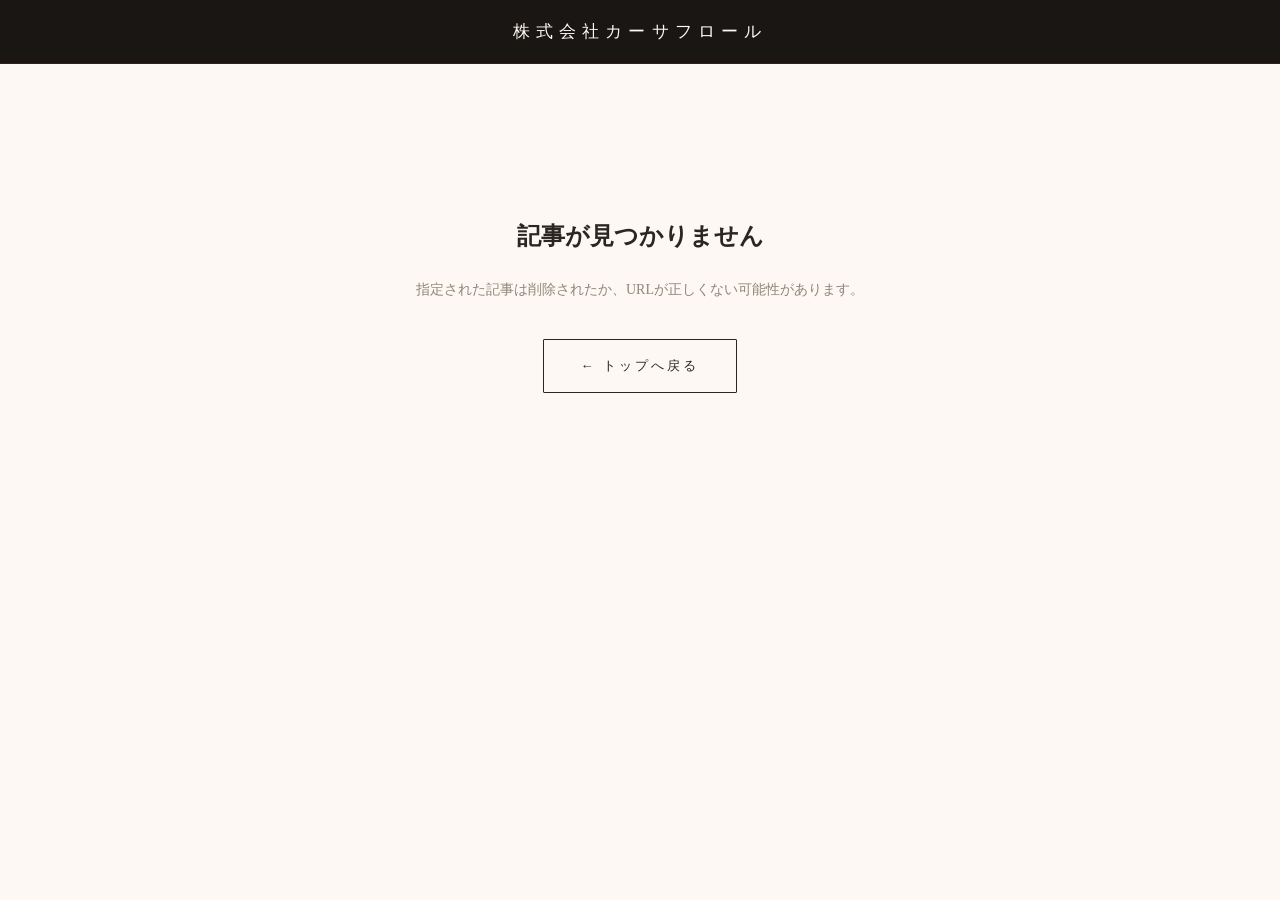
<file: blog/index.html>
<!DOCTYPE html>
<!-- ============================================================
     blog-template.html — ブログ詳細ページ動的テンプレート
     client-site-all-in-one 用ベース
     ============================================================
     使い方：
       1. 以下のプレースホルダーを置換して blog/index.html として保存
          - https://casaflor.search-mania.net         例: https://thai-raksaa.search-mania.net
          - 株式会社カーサフロール    例: タイ古式 RAKSAA
          - https://script.google.com/macros/s/AKfycbxn5fJlnt9smKFwgYlp25Zohq4k815Pkjl_edbAki8nDMOiFC1rXLbH4Etklg9tn9lrMg/exec          GAS Web App デプロイURL
          - #FDF8F3               本文背景色   例: #FAF7F2
          - #2B2622              本文文字色   例: #2B2622
          - #6B5D50         本文淡色     例: #4A4540
          - #1A1614        ヘッダー背景 例: #2B2622
          - #FDF8F3     ヘッダー文字 例: #FAF7F2
          - #C85A33           アクセント色 例: #C9A84C
          - rgba(200, 90, 51, 0.14)     アクセント淡 例: rgba(201,168,76,.2)
          - #8E8678            グレー       例: #8E8678

       2. Netlify rewrite で /blog/* → /blog/index.html に流す
          （netlify.toml に設定済み）

       3. このページは Sheets blog タブをリアルタイムで読むので
          Sheetsを編集すれば即時反映される

       ※ GAS Code.gs 側で ?blog_all=1 パラメータに対応している必要あり
         （assets/Code.gs では実装済み）
     ============================================================ -->
<html lang="ja">
<head>
<meta charset="UTF-8">
<meta name="viewport" content="width=device-width,initial-scale=1,viewport-fit=cover">
<meta name="theme-color" content="#1A1614">
<title>株式会社カーサフロール ブログ</title>
<meta name="description" content="株式会社カーサフロール からのお知らせ・最新情報">
<meta http-equiv="content-language" content="ja">

<!-- OGP（JS で動的に上書き） -->
<meta property="og:type" content="article">
<meta property="og:site_name" content="株式会社カーサフロール">
<meta property="og:locale" content="ja_JP">
<meta property="og:image" content="https://casaflor.search-mania.net/ogp.svg">
<meta name="twitter:card" content="summary_large_image">

<link rel="icon" type="image/svg+xml" href="/favicon.svg">

<style>
*{margin:0;padding:0;box-sizing:border-box}
body{
  background:#FDF8F3;
  color:#2B2622;
  font-family:'Noto Sans JP','Hiragino Sans',sans-serif;
  line-height:1.85;
  -webkit-font-smoothing:antialiased;
  -moz-osx-font-smoothing:grayscale;
}
header{
  background:#1A1614;
  padding:16px 20px;
  text-align:center;
  border-bottom:1px solid rgba(200, 90, 51, 0.14);
  position:sticky;top:0;z-index:10;
}
header a{
  color:#FDF8F3;
  text-decoration:none;
  font-size:17px;
  letter-spacing:.36em;
  font-family:'Noto Serif JP',serif;
  font-weight:500;
}
.wrap{
  max-width:720px;
  margin:60px auto;
  padding:0 24px 80px;
}
.loading{
  text-align:center;padding:120px 0;
  color:#8E8678;font-size:13px;letter-spacing:.2em;
}
.loading::after{
  content:'読 み 込 み 中 …';
  display:block;animation:fade 1.4s ease-in-out infinite;
}
@keyframes fade{0%,100%{opacity:.4}50%{opacity:1}}

.card{
  background:#fff;
  border-radius:2px;
  overflow:hidden;
  box-shadow:0 6px 28px rgba(0,0,0,.08);
}
.card img{
  width:100%;
  display:block;
  max-height:480px;
  object-fit:cover;
}
.card-body{padding:36px 38px 44px}
.card .date{
  font-size:11px;
  color:#8E8678;
  letter-spacing:.24em;
  font-family:'Noto Serif JP',serif;
  display:block;
}
.card h1{
  margin:14px 0 28px;
  font-size:22px;
  line-height:1.7;
  font-weight:600;
  font-family:'Noto Serif JP',serif;
  color:#2B2622;
  letter-spacing:.04em;
}
.card .text{
  font-size:15px;
  line-height:2.05;
  white-space:pre-wrap;
  color:#6B5D50;
  word-break:break-word;
}

.back-wrap{margin-top:52px;text-align:center}
.back-btn{
  display:inline-block;
  padding:14px 36px;
  border:1.5px solid #2B2622;
  color:#2B2622;
  text-decoration:none;
  border-radius:1px;
  font-size:13px;
  letter-spacing:.24em;
  font-family:'Noto Serif JP',serif;
  transition:all .35s ease;
}
.back-btn:hover{background:#2B2622;color:#FDF8F3}

.not-found{
  text-align:center;padding:90px 24px;
  font-family:'Noto Serif JP',serif;
}
.not-found h1{font-size:24px;margin-bottom:18px;color:#2B2622}
.not-found p{font-size:14px;color:#8E8678;margin-bottom:36px;line-height:1.9}

.produced-by{
  text-align:center;
  margin-top:64px;
  font-size:10px;
  letter-spacing:.28em;
  color:rgba(43,38,34,.4);
  text-transform:uppercase;
  font-family:'Noto Serif JP',serif;
}
.produced-by a{color:rgba(43,38,34,.6);text-decoration:none;transition:color .3s ease}
.produced-by a:hover{color:#C85A33}

@media (max-width:600px){
  .wrap{margin:30px auto;padding:0 16px 60px}
  .card-body{padding:26px 22px 32px}
  .card h1{font-size:19px;margin:12px 0 22px}
  .card .text{font-size:14.5px;line-height:1.95}
  header a{font-size:14px;letter-spacing:.28em}
  .back-btn{padding:13px 28px;font-size:12px}
}
/* === LIST モード（?post= なし） === */
.list-head { text-align: center; padding: 20px 0 40px; }
.list-eyebrow { font-family: Georgia, serif; font-size: 11px; letter-spacing: .3em; color: #A07830; margin-bottom: 12px; }
.list-title { font-family: 'Noto Serif JP', serif; font-size: clamp(26px, 3.4vw, 40px); font-weight: 500; color: #2B2622; margin: 0 0 10px; letter-spacing: .04em; }
.list-sub { font-size: 13px; color: #6B5D50; letter-spacing: .1em; }
.post-grid { display: grid; grid-template-columns: repeat(3, 1fr); gap: 24px; margin-top: 24px; }
.post-item { display: flex; flex-direction: column; background: #fff; border: 1px solid rgba(201,168,76,.25); border-radius: 8px; overflow: hidden; box-shadow: 0 6px 20px rgba(200,90,51,.08); transition: transform .3s, box-shadow .3s; color: inherit; text-decoration: none; }
.post-item:hover { transform: translateY(-4px); box-shadow: 0 14px 32px rgba(200,90,51,.18); }
.post-item__img { width: 100%; aspect-ratio: 4/3; background: #F5EADB; overflow: hidden; }
.post-item__img img { width: 100%; height: 100%; object-fit: cover; display: block; }
.post-item__img--none { background: linear-gradient(135deg, #F5EADB, #F5E6E6); }
.post-item__body { padding: 18px 20px 22px; display: flex; flex-direction: column; gap: 8px; }
.post-item__date { font-family: Georgia, serif; font-size: 12px; color: #A07830; letter-spacing: .06em; }
.post-item__title { font-family: 'Noto Serif JP', serif; font-size: 15px; line-height: 1.6; font-weight: 500; color: #2B2622; margin: 0; word-break: break-word; overflow-wrap: anywhere; display: -webkit-box; -webkit-line-clamp: 3; line-clamp: 3; -webkit-box-orient: vertical; overflow: hidden; text-overflow: ellipsis; min-height: 4.8em; }
.post-item:hover .post-item__title { color: #C85A33; }
.post-item__cta { font-size: 12px; color: #C85A33; letter-spacing: .06em; margin-top: 4px; }
@media (max-width: 900px) { .post-grid { grid-template-columns: repeat(2, 1fr); gap: 20px; } }
@media (max-width: 600px) { .post-grid { grid-template-columns: 1fr; } }

/* === カテゴリタブ === */
.cat-tabs { display: flex; flex-wrap: wrap; gap: 8px; justify-content: center; margin: 0 auto 30px; padding: 0 8px; max-width: 1000px; }
.cat-tab { display: inline-block; padding: 8px 16px; background: #fff; border: 1px solid rgba(201,168,76,.35); border-radius: 100px; font-size: 12.5px; color: #6B5D50; text-decoration: none; transition: all .25s; letter-spacing: .04em; }
.cat-tab:hover { background: rgba(200,90,51,.08); color: #C85A33; border-color: #C85A33; }
.cat-tab--active { background: #C85A33; color: #fff; border-color: #C85A33; font-weight: 600; box-shadow: 0 4px 12px rgba(200,90,51,.25); }
.cat-tab--active:hover { background: #A0451F; color: #fff; }
@media (max-width: 600px) { .cat-tab { padding: 7px 12px; font-size: 12px; } }
</style>
</head>
<body>

<header><a href="https://casaflor.search-mania.net/">株式会社カーサフロール</a></header>

<div class="wrap" id="root">
  <div class="loading"></div>
</div>

<script>
/* ============================================================
   設定（テンプレ置換時に埋め込まれる）
   ============================================================ */
const GAS_URL    = 'https://script.google.com/macros/s/AKfycbxn5fJlnt9smKFwgYlp25Zohq4k815Pkjl_edbAki8nDMOiFC1rXLbH4Etklg9tn9lrMg/exec';
const SITE_URL   = 'https://casaflor.search-mania.net';
const STORE_NAME = '株式会社カーサフロール';

/* ============================================================
   ユーティリティ
   ============================================================ */
function esc(s) {
  return String(s || '')
    .replace(/&/g, '&amp;').replace(/</g, '&lt;')
    .replace(/>/g, '&gt;').replace(/"/g, '&quot;');
}

function fmtDate(s) {
  if (!s) return '';
  const m = String(s).match(/^(\d{4})-(\d{2})-(\d{2})/);
  return m ? m[1] + '.' + m[2] + '.' + m[3] : String(s);
}

/* Drive 共有URL → 永続的な高解像度サムネイル
   - Drive webViewLink （/d/<ID>/）対応
   - lh3.googleusercontent.com（=s220 などサイズ指定）対応
   - 既に thumbnail URL の場合はサイズ部分を w1200 に書き換え */
function driveImg(url) {
  if (!url) return '';
  const s = String(url).trim();
  const m1 = s.match(/\/d\/([a-zA-Z0-9_-]+)/);
  if (m1) return 'https://drive.google.com/thumbnail?id=' + m1[1] + '&sz=w1200';
  const m2 = s.match(/lh3\.googleusercontent\.com\/d\/([a-zA-Z0-9_-]+)/);
  if (m2) return 'https://lh3.googleusercontent.com/d/' + m2[1] + '=w1200';
  if (s.indexOf('drive.google.com/thumbnail') !== -1) {
    return s.replace(/([?&]sz=)[^&]*/, '$1w1200');
  }
  return s;
}

/* URLからスラッグを抽出
   ① クエリパラメータ方式（推奨）: /blog/?post=2026-05-28-2052
      → Cloudflare Pages の静的ファイル直配信で動く（_redirects 不要）
   ② パスベース方式（フォールバック）: /blog/2026-05-28-2052/
      → _redirects の200リライト経由 */
function getSlug() {
  const params = new URLSearchParams(location.search);
  if (params.get('post')) return params.get('post');
  const m = location.pathname.match(/\/blog\/([^\/]+)\/?$/);
  return m ? m[1] : '';
}

/* &n=INDEX パラメータを取得（同日・同URL記事のtiebreaker） */
function getN() {
  const params = new URLSearchParams(location.search);
  const n = params.get('n');
  return (n !== null && n !== '') ? parseInt(n, 10) : -1;
}

/* 記事検索。優先順位:
   ① n（配列インデックス）が有効 → 直接参照（最優先・同日重複対策）
   ② b.url にスラッグが含まれる → URLマッチ
   ③ b.date === slug → 日付完全一致（旧URL対応）
   ⚠️ slug.indexOf(d) === 0 は同日別記事と誤マッチするため使わない */
function findBySlug(items, slug, n) {
  if (!Array.isArray(items)) return null;
  // ① スラッグでURLマッチ（最優先・確実）
  if (slug) {
    var bySlug = items.find(function(b) {
      if (!b || !b.url) return false;
      return b.url.indexOf('/blog/' + slug + '/') !== -1
          || b.url.indexOf('/blog/' + slug) !== -1
          || b.url === slug
          || b.url.slice(-slug.length - 1) === slug + '/';
    });
    if (bySlug) return bySlug;
    // ② 日付完全一致（旧URL対応）
    var byDate = items.find(function(b) {
      if (!b || !b.date) return false;
      var d = String(b.date).replace(/[\/\.]/g, '-').replace(/[^0-9-]/g, '');
      return d === slug;
    });
    if (byDate) return byDate;
  }
  // ③ n（配列インデックス）にフォールバック（同日重複の tiebreaker）
  if (n >= 0 && n < items.length && items[n]) return items[n];
  return null;
}

/* メタタグ動的更新（OGP・description・canonical） */
function updateMeta(title, desc, imgUrl) {
  document.title = title + ' | ' + STORE_NAME;

  const m1 = document.querySelector('meta[name="description"]');
  if (m1) m1.setAttribute('content', desc);

  function upsertMeta(attrName, attrValue, contentValue) {
    let el = document.querySelector('meta[' + attrName + '="' + attrValue + '"]');
    if (!el) {
      el = document.createElement('meta');
      el.setAttribute(attrName, attrValue);
      document.head.appendChild(el);
    }
    el.setAttribute('content', contentValue);
  }
  upsertMeta('property', 'og:title', title);
  upsertMeta('property', 'og:description', desc);
  /* location.search も含める（?post=SLUG）ことで各記事が固有の canonical / og:url を持つ
     location.pathname だけだと全記事が /blog/ を canonical にしてしまい重複扱いになる */
  upsertMeta('property', 'og:url', SITE_URL + location.pathname + location.search);
  upsertMeta('name', 'twitter:title', title);
  upsertMeta('name', 'twitter:description', desc);
  if (imgUrl) {
    upsertMeta('property', 'og:image', imgUrl);
    upsertMeta('name', 'twitter:image', imgUrl);
  }

  let canonical = document.querySelector('link[rel="canonical"]');
  if (!canonical) {
    canonical = document.createElement('link');
    canonical.setAttribute('rel', 'canonical');
    document.head.appendChild(canonical);
  }
  // 記事ページ (?post=SLUG) のみ検索パラメータを canonical に含める。
  // カテゴリ絞り込み (?cat=case, ?cat=trouble 等) は同じ HTML を返す重複コンテンツになるため
  // canonical は /blog/ に正規化する（Google が Soft 404 判定するのを防ぐ）
  const isPostView = /[?&]post=/.test(location.search);
  const canonicalHref = SITE_URL + location.pathname + (isPostView ? location.search : '');
  canonical.setAttribute('href', canonicalHref);
}

/* レンダリング */
function render(item) {
  const root = document.getElementById('root');

  if (!item) {
    root.innerHTML =
      '<div class="not-found">' +
        '<h1>記事が見つかりません</h1>' +
        '<p>指定された記事は削除されたか、URLが正しくない可能性があります。</p>' +
        '<a class="back-btn" href="' + esc(SITE_URL) + '/">← トップへ戻る</a>' +
      '</div>';
    document.title = '記事が見つかりません | ' + STORE_NAME;
    return;
  }

  const imgUrl = driveImg(item.image);
  // タイトルが空なら本文の最初の1文（句点まで）or 日付ベース
  let title = (item.title || '').trim();
  if (!title && item.body) {
    title = String(item.body).split(/[。\n]/)[0].trim();
  }
  if (!title && item.date) {
    title = fmtDate(item.date) + ' の投稿';
  }
  const desc = (item.body || title).slice(0, 120);

  updateMeta(title, desc, imgUrl);

  // BlogPosting 構造化データ（GoogleがJSレンダリング時に認識 → リッチリザルト対応）
  (function() {
    var existing = document.getElementById('blog-jsonld');
    if (existing) existing.remove();
    var sd = document.createElement('script');
    sd.id = 'blog-jsonld';
    sd.type = 'application/ld+json';
    sd.textContent = JSON.stringify({
      '@context': 'https://schema.org',
      '@type': 'BlogPosting',
      'headline': title,
      'description': desc,
      'datePublished': item.date || '',
      'image': imgUrl || '',
      'url': SITE_URL + location.pathname + location.search,
      'publisher': {
        '@type': 'Organization',
        'name': STORE_NAME,
        'url': SITE_URL
      }
    });
    document.head.appendChild(sd);
  })();

  root.innerHTML =
    '<article class="card">' +
      (imgUrl ? '<img src="' + esc(imgUrl) + '" alt="' + esc(title) + '" loading="eager">' : '') +
      '<div class="card-body">' +
        (item.date ? '<span class="date">' + esc(fmtDate(item.date)) + '</span>' : '') +
        (item.title && item.title.trim() ? '<h1>' + esc(item.title) + '</h1>' : '') +
        '<p class="text">' + esc(item.body || '') + '</p>' +
      '</div>' +
    '</article>' +
    '<div class="back-wrap">' +
      '<a class="back-btn" href="' + esc(SITE_URL) + '/">← トップへ戻る</a>' +
    '</div>' +
    '<div class="produced-by">' +
      'Produced by <a href="https://search-mania.net/" target="_blank" rel="noopener noreferrer">SearchMania Inc.</a>' +
    '</div>';
}

/* カテゴリ slug → 日本語ラベルマップ */
var CAT_MAP = {
  case: '施工事例',
  tile: 'タイル',
  waterproof: '防水',
  okinawa: '沖縄気候',
  hotel: 'ホテル',
  maintenance: 'メンテナンス',
  women: '女性目線',
  trouble: 'トラブル'
};

/* 記事一覧モードのレンダリング */
function renderList(items) {
  const root = document.getElementById('root');
  var allList = (items || []).filter(function(b) { return b && (b.body || b.title); });
  var catParam = new URLSearchParams(location.search).get('cat');
  var filterCat = catParam ? (CAT_MAP[catParam] || catParam) : null;
  var list = filterCat
    ? allList.filter(function(b) { return (b.category || '').indexOf(filterCat) !== -1; })
    : allList;
  var pageTitle = filterCat ? filterCat + ' の記事一覧' : 'すべての記事一覧';
  document.title = pageTitle + ' | ' + STORE_NAME;
  var descText = STORE_NAME + 'が発信する' + (filterCat ? filterCat + 'カテゴリの記事、全' + list.length + '件。' : '内外装・タイル・防水・沖縄気候対応など、全' + list.length + '件の記事一覧。');
  updateMeta(pageTitle, descText, SITE_URL + '/ogp.png');
  // カテゴリタブ生成（現在アクティブなカテゴリを強調）
  function buildCatTabs() {
    var tabs = '<div class="cat-tabs">' +
      '<a href="/blog/" class="cat-tab' + (filterCat ? '' : ' cat-tab--active') + '">すべて (' + allList.length + ')</a>';
    Object.keys(CAT_MAP).forEach(function(slug) {
      var label = CAT_MAP[slug];
      var count = allList.filter(function(b) { return (b.category || '').indexOf(label) !== -1; }).length;
      tabs += '<a href="/blog/?cat=' + slug + '" class="cat-tab' + (filterCat === label ? ' cat-tab--active' : '') + '">' + label + ' (' + count + ')</a>';
    });
    tabs += '</div>';
    return tabs;
  }

  if (!list.length) {
    root.innerHTML =
      '<div class="list-head">' +
        '<div class="list-eyebrow">JOURNAL — ARCHIVE</div>' +
        '<h1 class="list-title">' + esc(pageTitle) + '</h1>' +
        '<p class="list-sub">まだ記事がありません。</p>' +
      '</div>' +
      buildCatTabs() +
      '<div class="back-wrap"><a class="back-btn" href="' + esc(SITE_URL) + '/">← トップへ戻る</a></div>';
    return;
  }
  root.innerHTML =
    '<div class="list-head">' +
      '<div class="list-eyebrow">JOURNAL — ARCHIVE</div>' +
      '<h1 class="list-title">' + esc(pageTitle) + '</h1>' +
      '<p class="list-sub">全 ' + list.length + ' 件（新しい順）</p>' +
    '</div>' +
    buildCatTabs() +
    '<div class="post-grid">' +
      list.map(function(post, i) {
        var img = driveImg(post.image);
        var rawTitle = (post.title || '').trim();
        if (!rawTitle && post.body) rawTitle = String(post.body).split(/[。\n]/)[0].trim();
        if (!rawTitle && post.date) rawTitle = fmtDate(post.date) + ' の投稿';
        rawTitle = rawTitle.replace(/^[\u{1F300}-\u{1FAFF}\u{2600}-\u{27BF}\u{2B00}-\u{2BFF}\u{1F000}-\u{1F2FF}\s]+/u, '').replace(/^#\s*/, '').trim();
        var slugMatch = (post.url || '').match(/\/blog\/([^\/\?#]+)/);
        var slug = slugMatch ? slugMatch[1] : (post.date || '');
        var href = slug ? '/blog/?post=' + slug + '&n=' + i : '#';
        return '<a href="' + href + '" class="post-item">' +
          (img ? '<div class="post-item__img"><img src="' + esc(img) + '" alt="" loading="lazy"></div>' : '<div class="post-item__img post-item__img--none"></div>') +
          '<div class="post-item__body">' +
            (post.date ? '<time class="post-item__date">' + esc(fmtDate(post.date)) + '</time>' : '') +
            '<h3 class="post-item__title">' + esc(rawTitle) + '</h3>' +
            '<span class="post-item__cta">続きを読む →</span>' +
          '</div>' +
        '</a>';
      }).join('') +
    '</div>' +
    '<div class="back-wrap">' +
      '<a class="back-btn" href="' + esc(SITE_URL) + '/">← トップへ戻る</a>' +
    '</div>' +
    '<div class="produced-by">' +
      'Produced by <a href="https://search-mania.net/" target="_blank" rel="noopener noreferrer">SearchMania Inc.</a>' +
    '</div>';
}

/* 起動 */
(function init() {
  const slug = getSlug();
  const n    = getN();
  if (!slug && n < 0) {
    // LIST モード：全件取得して一覧表示
    fetch(GAS_URL + (GAS_URL.indexOf('?') >= 0 ? '&' : '?') + 'blog_all=1')
      .then(function(r) { return r.json(); })
      .then(function(data) { renderList(data && data.blog); })
      .catch(function(err) {
        console.warn('CMS fetch error:', err);
        fetch(GAS_URL).then(function(r){return r.json();}).then(function(data){ renderList(data && data.blog); }).catch(function(){ renderList([]); });
      });
    return;
  }

  // ?blog_all=1 で全件取得（Code.gs 側で対応必須）
  // 通常 doGet は最新4件しか返さないので、詳細ページは全件モードで叩く
  fetch(GAS_URL + (GAS_URL.indexOf('?') >= 0 ? '&' : '?') + 'blog_all=1')
    .then(function(r) { return r.json(); })
    .then(function(data) {
      const item = findBySlug(data && data.blog, slug, n);
      render(item);
    })
    .catch(function(err) {
      console.warn('CMS fetch error:', err);
      // フォールバック：通常モードでも試す
      fetch(GAS_URL)
        .then(function(r) { return r.json(); })
        .then(function(data) {
          const item = findBySlug(data && data.blog, slug, n);
          render(item);
        })
        .catch(function() { render(null); });
    });
})();
</script>

</body>
</html>
</file>
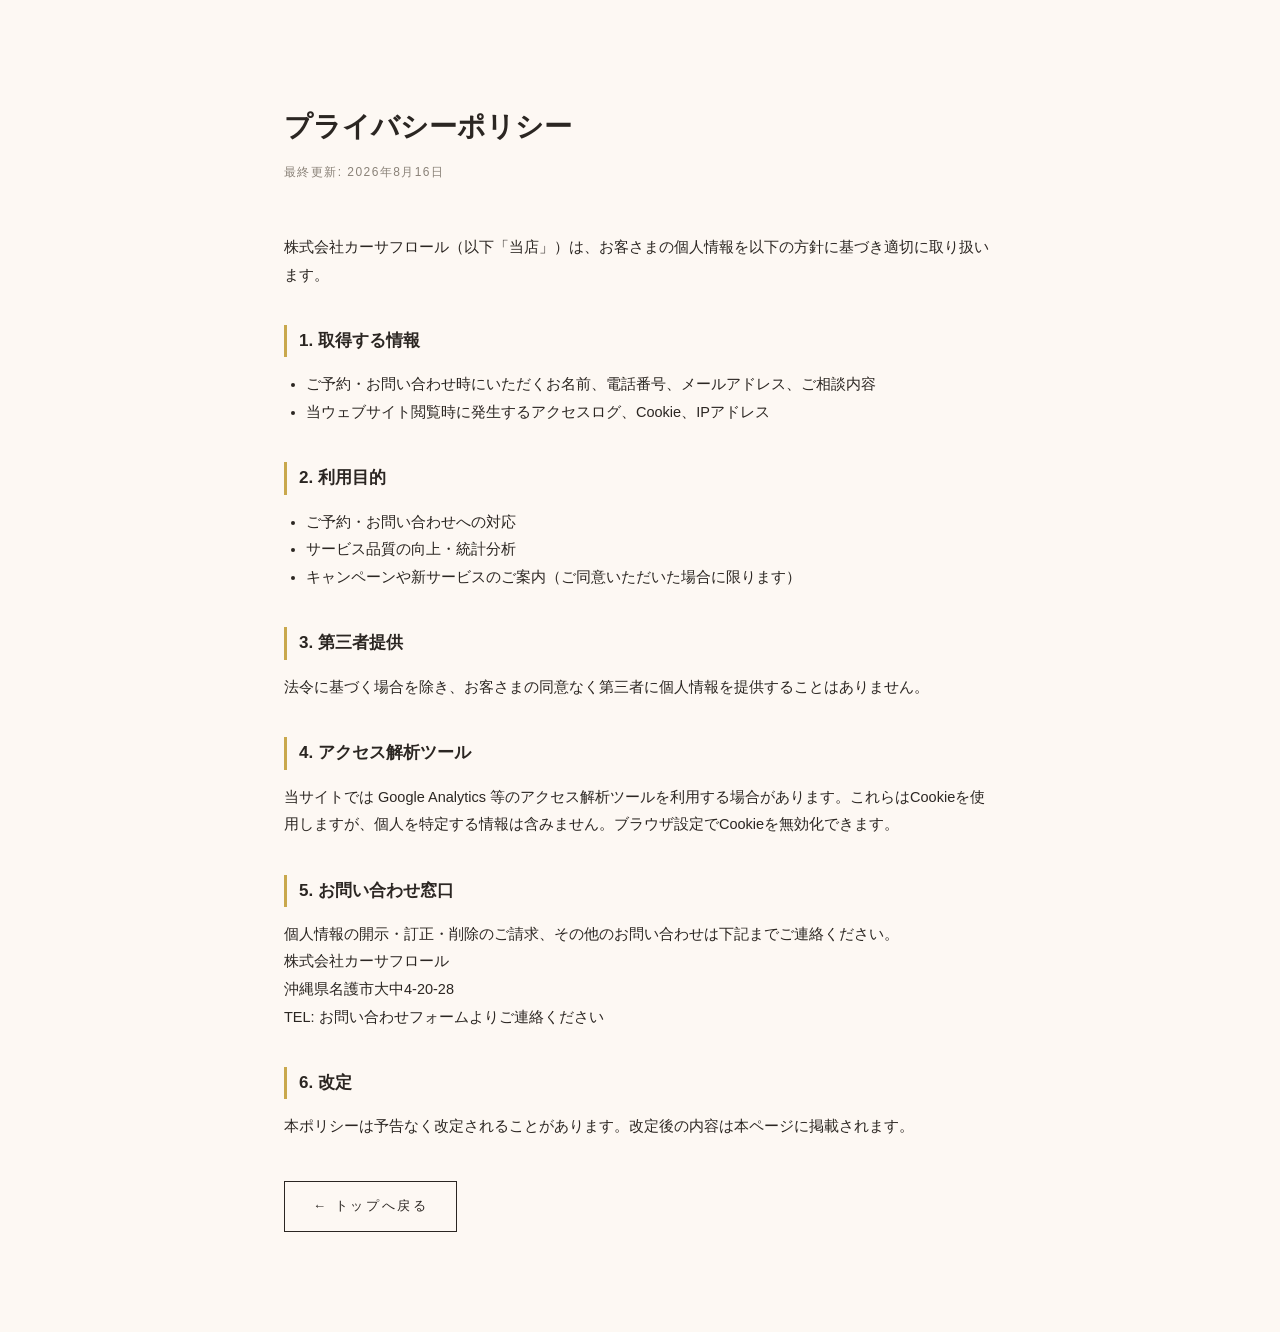
<file: privacy-policy.html>
<!DOCTYPE html>
<html lang="ja">
<head>
<meta charset="UTF-8">
<meta name="viewport" content="width=device-width,initial-scale=1">
<title>プライバシーポリシー | 株式会社カーサフロール</title>
<meta name="description" content="株式会社カーサフロール のプライバシーポリシー。">
<meta name="robots" content="noindex">
<link rel="stylesheet" href="shared.css">
<style>
  body { background: var(--cream, #faf7f2); color: var(--ink, #2b2622); font-family: var(--sans-jp, sans-serif); line-height: 1.9; }
  .legal-wrap { max-width: 760px; margin: 0 auto; padding: 100px 24px 100px; }
  .legal-wrap h1 { font-size: 28px; margin-bottom: 8px; }
  .legal-wrap .updated { font-size: 12px; color: var(--muted, #8a8278); letter-spacing: .12em; margin-bottom: 50px; }
  .legal-wrap h2 { font-size: 17px; margin: 36px 0 14px; padding-left: 12px; border-left: 3px solid var(--gold, #c9a84c); }
  .legal-wrap p, .legal-wrap li { font-size: 14.5px; }
  .legal-wrap ul { padding-left: 22px; }
  .back-link { display: inline-block; margin-top: 40px; padding: 12px 28px; border: 1px solid currentColor; text-decoration: none; color: inherit; font-size: 13px; letter-spacing: .2em; }
</style>
</head>
<body>
  <div class="legal-wrap">
    <h1>プライバシーポリシー</h1>
    <p class="updated">最終更新: 2026年8月16日</p>

    <p>株式会社カーサフロール（以下「当店」）は、お客さまの個人情報を以下の方針に基づき適切に取り扱います。</p>

    <h2>1. 取得する情報</h2>
    <ul>
      <li>ご予約・お問い合わせ時にいただくお名前、電話番号、メールアドレス、ご相談内容</li>
      <li>当ウェブサイト閲覧時に発生するアクセスログ、Cookie、IPアドレス</li>
    </ul>

    <h2>2. 利用目的</h2>
    <ul>
      <li>ご予約・お問い合わせへの対応</li>
      <li>サービス品質の向上・統計分析</li>
      <li>キャンペーンや新サービスのご案内（ご同意いただいた場合に限ります）</li>
    </ul>

    <h2>3. 第三者提供</h2>
    <p>法令に基づく場合を除き、お客さまの同意なく第三者に個人情報を提供することはありません。</p>

    <h2>4. アクセス解析ツール</h2>
    <p>当サイトでは Google Analytics 等のアクセス解析ツールを利用する場合があります。これらはCookieを使用しますが、個人を特定する情報は含みません。ブラウザ設定でCookieを無効化できます。</p>

    <h2>5. お問い合わせ窓口</h2>
    <p>個人情報の開示・訂正・削除のご請求、その他のお問い合わせは下記までご連絡ください。</p>
    <p>
      株式会社カーサフロール<br>
      沖縄県名護市大中4-20-28<br>
      TEL: お問い合わせフォームよりご連絡ください
    </p>

    <h2>6. 改定</h2>
    <p>本ポリシーは予告なく改定されることがあります。改定後の内容は本ページに掲載されます。</p>

    <a href="/" class="back-link">← トップへ戻る</a>
  </div>
</body>
</html>
</file>
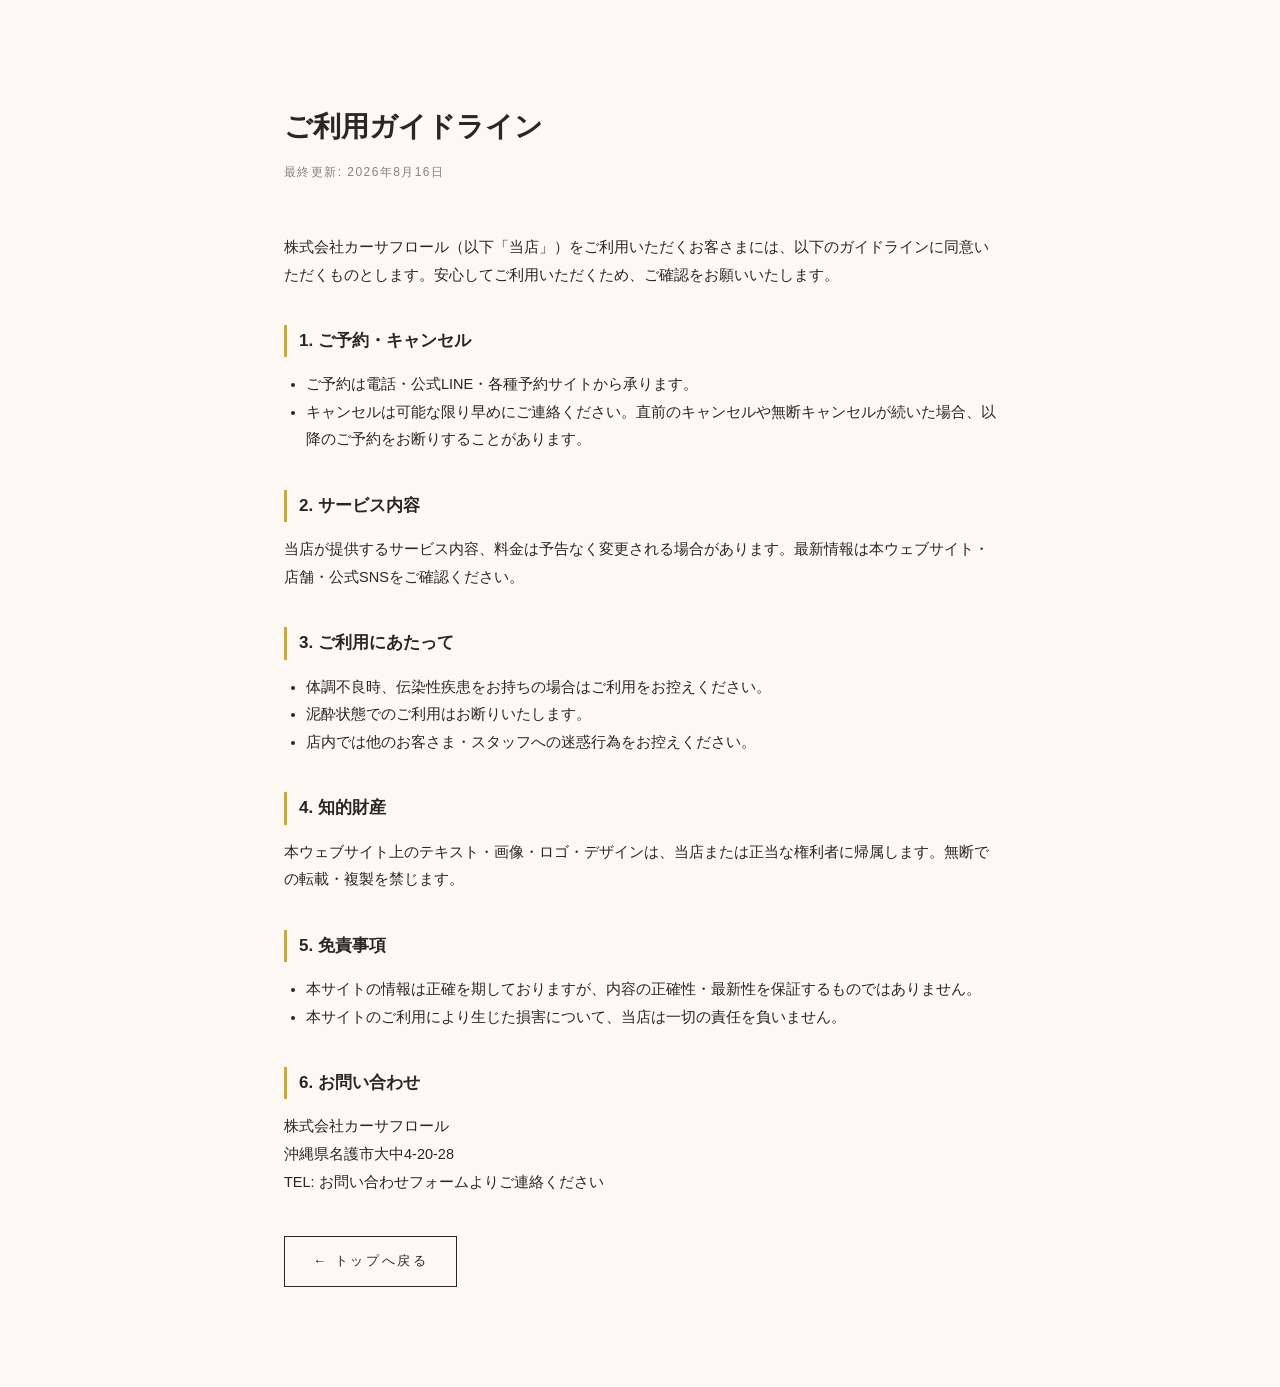
<file: terms.html>
<!DOCTYPE html>
<html lang="ja">
<head>
<meta charset="UTF-8">
<meta name="viewport" content="width=device-width,initial-scale=1">
<title>ご利用ガイドライン | 株式会社カーサフロール</title>
<meta name="description" content="株式会社カーサフロール のご利用にあたってのガイドライン。">
<meta name="robots" content="noindex">
<link rel="stylesheet" href="shared.css">
<style>
  body { background: var(--cream, #faf7f2); color: var(--ink, #2b2622); font-family: var(--sans-jp, sans-serif); line-height: 1.9; }
  .legal-wrap { max-width: 760px; margin: 0 auto; padding: 100px 24px 100px; }
  .legal-wrap h1 { font-size: 28px; margin-bottom: 8px; }
  .legal-wrap .updated { font-size: 12px; color: var(--muted, #8a8278); letter-spacing: .12em; margin-bottom: 50px; }
  .legal-wrap h2 { font-size: 17px; margin: 36px 0 14px; padding-left: 12px; border-left: 3px solid var(--gold, #c9a84c); }
  .legal-wrap p, .legal-wrap li { font-size: 14.5px; }
  .legal-wrap ul { padding-left: 22px; }
  .back-link { display: inline-block; margin-top: 40px; padding: 12px 28px; border: 1px solid currentColor; text-decoration: none; color: inherit; font-size: 13px; letter-spacing: .2em; }
</style>
</head>
<body>
  <div class="legal-wrap">
    <h1>ご利用ガイドライン</h1>
    <p class="updated">最終更新: 2026年8月16日</p>

    <p>株式会社カーサフロール（以下「当店」）をご利用いただくお客さまには、以下のガイドラインに同意いただくものとします。安心してご利用いただくため、ご確認をお願いいたします。</p>

    <h2>1. ご予約・キャンセル</h2>
    <ul>
      <li>ご予約は電話・公式LINE・各種予約サイトから承ります。</li>
      <li>キャンセルは可能な限り早めにご連絡ください。直前のキャンセルや無断キャンセルが続いた場合、以降のご予約をお断りすることがあります。</li>
    </ul>

    <h2>2. サービス内容</h2>
    <p>当店が提供するサービス内容、料金は予告なく変更される場合があります。最新情報は本ウェブサイト・店舗・公式SNSをご確認ください。</p>

    <h2>3. ご利用にあたって</h2>
    <ul>
      <li>体調不良時、伝染性疾患をお持ちの場合はご利用をお控えください。</li>
      <li>泥酔状態でのご利用はお断りいたします。</li>
      <li>店内では他のお客さま・スタッフへの迷惑行為をお控えください。</li>
    </ul>

    <h2>4. 知的財産</h2>
    <p>本ウェブサイト上のテキスト・画像・ロゴ・デザインは、当店または正当な権利者に帰属します。無断での転載・複製を禁じます。</p>

    <h2>5. 免責事項</h2>
    <ul>
      <li>本サイトの情報は正確を期しておりますが、内容の正確性・最新性を保証するものではありません。</li>
      <li>本サイトのご利用により生じた損害について、当店は一切の責任を負いません。</li>
    </ul>

    <h2>6. お問い合わせ</h2>
    <p>
      株式会社カーサフロール<br>
      沖縄県名護市大中4-20-28<br>
      TEL: お問い合わせフォームよりご連絡ください
    </p>

    <a href="/" class="back-link">← トップへ戻る</a>
  </div>
</body>
</html>
</file>
<file: shared.css>
/* ═══════════════════════════════════════════════════════
   Casa Flor / 株式会社カーサフロール
   フェミニンラグジュアリー × スペインタイル × テラコッタ
   ═══════════════════════════════════════════════════════ */

:root {
  --terracotta:      #C85A33;
  --terracotta-lt:   #E8734A;
  --terracotta-dk:   #A0451F;
  --gold:            #C9A84C;
  --gold-lt:         #F0D090;
  --gold-dk:         #A07830;
  --cream:           #FDF8F3;
  --cream-2:         #F5EADB;
  --ink:             #2B2622;
  --ink-soft:        #6B5D50;
  --ink-mute:        #8E8678;
  --rose:            #D4A5A5;
  --rose-lt:         #F5E6E6;
  --line:            rgba(43, 38, 34, 0.10);
  --line-gold:       rgba(201, 168, 76, 0.25);
  --serif-en:        'Cormorant Garamond', 'Playfair Display', Georgia, serif;
  --serif-jp:        'Noto Serif JP', 'Yu Mincho', serif;
  --sans-jp:         'Noto Sans JP', -apple-system, 'Hiragino Sans', sans-serif;
}

* { box-sizing: border-box; margin: 0; padding: 0; }
html { scroll-behavior: smooth; }
body {
  font-family: var(--sans-jp);
  color: var(--ink);
  background:
    radial-gradient(1200px 900px at 15% 12%, rgba(255,236,231,0.85), transparent 65%),
    radial-gradient(1400px 1100px at 90% 45%, rgba(240,222,228,0.75), transparent 60%),
    radial-gradient(1200px 900px at 25% 85%, rgba(230,216,232,0.7), transparent 60%),
    linear-gradient(180deg, #FDF8F3 0%, #FBEEE9 25%, #F5E4E5 50%, #EEDEE6 75%, #FDF8F3 100%);
  background-attachment: fixed;
  line-height: 1.85;
  -webkit-font-smoothing: antialiased;
  overflow-x: hidden;
}
img { max-width: 100%; height: auto; display: block; }
a { color: inherit; text-decoration: none; }
em { font-style: normal; color: var(--terracotta); font-weight: 600; }
b { font-weight: 600; }
.sp-only { display: none; }
@media (max-width: 720px) { .sp-only { display: inline; } .pc-only { display: none; } }

/* ═══ ページローダー ═══ */
#page-loader {
  position: fixed; inset: 0;
  background: var(--cream);
  z-index: 9999;
  display: flex; flex-direction: column; align-items: center; justify-content: center; gap: 18px;
  transition: opacity .6s ease, visibility .6s ease;
}
#page-loader.fade-out { opacity: 0; visibility: hidden; pointer-events: none; }
.loader-stamp { width: 88px; height: 88px; animation: ld-stamp .7s cubic-bezier(.22,1,.36,1) both, ld-pulse 2.4s ease-in-out .7s infinite; }
.loader-name { font-family: var(--serif-en); font-size: 26px; letter-spacing: .12em; color: var(--terracotta); font-style: italic; }
.loader-dots { display: flex; gap: 7px; }
.loader-dots span { width: 6px; height: 6px; border-radius: 50%; background: var(--gold); animation: ld-bounce .9s ease-in-out infinite; }
.loader-dots span:nth-child(2) { animation-delay: .18s; }
.loader-dots span:nth-child(3) { animation-delay: .36s; }
@keyframes ld-stamp { from { opacity:0; transform:rotate(-10deg) scale(.6); } to { opacity:1; transform:rotate(0) scale(1); } }
@keyframes ld-pulse { 0%,100% { transform:scale(1); } 50% { transform:scale(1.04); } }
@keyframes ld-bounce { 0%,80%,100% { transform:translateY(0); opacity:.35; } 40% { transform:translateY(-9px); opacity:1; } }

/* ═══ NAV ═══ */
.nav {
  position: fixed; top: 0; left: 0; right: 0; z-index: 100;
  transition: background .3s, box-shadow .3s, padding .3s;
  padding: 18px 0;
}
.nav--scrolled { background: rgba(253, 248, 243, 0.96); box-shadow: 0 2px 20px rgba(0,0,0,0.06); padding: 10px 0; backdrop-filter: blur(8px); }
.nav__inner { max-width: 1200px; margin: 0 auto; padding: 0 24px; display: flex; align-items: center; gap: 24px; }
.nav__logo { display: flex; flex-direction: column; margin-right: auto; }
.nav__logo-en { font-family: var(--serif-en); font-style: italic; font-size: 26px; color: var(--terracotta); line-height: 1; letter-spacing: .02em; }
.nav__logo-jp { font-family: var(--serif-jp); font-size: 10px; color: var(--ink-soft); letter-spacing: .12em; margin-top: 2px; }
.nav__menu { display: flex; gap: 26px; list-style: none; }
.nav__menu a { font-size: 13px; letter-spacing: .06em; color: var(--ink); transition: color .2s; position: relative; padding: 6px 0; }
.nav__menu a::after { content:''; position: absolute; left: 0; right: 0; bottom: 0; height: 1px; background: var(--terracotta); transform: scaleX(0); transform-origin: right; transition: transform .3s; }
.nav__menu a:hover { color: var(--terracotta); }
.nav__menu a:hover::after { transform: scaleX(1); transform-origin: left; }
.nav__sns { display: flex; gap: 8px; margin-right: 6px; }
.nav__sns-btn { display: inline-flex; align-items: center; justify-content: center; width: 38px; height: 38px; border-radius: 50%; border: 1.5px solid var(--terracotta); color: var(--terracotta); background: #fff; transition: all .3s; }
.nav__sns-btn svg { width: 18px; height: 18px; }
.nav__sns-btn:hover { background: var(--terracotta); color: #fff; transform: translateY(-2px); box-shadow: 0 6px 16px rgba(200,90,51,.30); }
#snsInstagram:hover { background: linear-gradient(45deg, #F58529 0%, #DD2A7B 50%, #8134AF 100%); border-color: #DD2A7B; }
#snsFacebook:hover { background: #1877F2; border-color: #1877F2; }
@media (max-width: 900px) {
  .nav__sns { display: none; }
  body.nav-open .nav__sns { display: flex; justify-content: center; padding: 16px 0; }
}
.nav__cta { background: var(--terracotta); color: #fff !important; padding: 10px 22px; border-radius: 100px; font-size: 12px; letter-spacing: .08em; font-weight: 700; transition: background .3s, transform .3s; box-shadow: 0 4px 14px rgba(200, 90, 51, 0.25); }
.nav__cta:hover { background: var(--terracotta-dk); transform: translateY(-1px); }
.nav__toggle { display: none; background: none; border: 0; cursor: pointer; padding: 8px; width: 42px; height: 42px; flex-direction: column; justify-content: center; gap: 6px; }
.nav__toggle span { display: block; width: 22px; height: 2px; background: var(--ink); transition: transform .3s, opacity .3s; }
@media (max-width: 900px) {
  .nav__menu { display: none; position: absolute; top: 100%; left: 0; right: 0; background: var(--cream); flex-direction: column; padding: 24px; gap: 16px; box-shadow: 0 10px 30px rgba(0,0,0,.08); }
  body.nav-open .nav__menu { display: flex; }
  body.nav-open .nav__toggle span:nth-child(1) { transform: translateY(8px) rotate(45deg); }
  body.nav-open .nav__toggle span:nth-child(2) { opacity: 0; }
  body.nav-open .nav__toggle span:nth-child(3) { transform: translateY(-8px) rotate(-45deg); }
  .nav__toggle { display: flex; }
  .nav__cta { padding: 8px 16px; font-size: 11px; }
}

/* ═══ HERO — 巨大シリンダー・フォトカルーセル（参考: jyuutaku-family.co.jp） ═══ */
.hero-cone { position: relative; min-height: 900px; overflow: hidden; isolation: isolate; padding: 0; max-width: 100vw; }
.hero-cone__stage {
  position: absolute; top: -200px; left: 50%; transform: translateX(-50%);
  width: max(1800px, 150vw); height: 700px;
  display: flex; align-items: center; justify-content: center;
  perspective: 2600px; perspective-origin: 50% 100%;
  pointer-events: none; z-index: 0;
}
.hero-cone__ring {
  position: relative; width: 0; height: 0;
  transform-style: preserve-3d;
  animation: cone-spin 55s linear infinite;
  will-change: transform;
}
.hero-cone__reflection { display: none; }
.cone-photo {
  --idx: 0; --total: 12; --radius: 780px;
  position: absolute;
  width: 380px; height: 250px;
  top: -125px; left: -190px;
  background-size: cover; background-position: center;
  border-radius: 4px;
  box-shadow: 0 20px 40px rgba(43,38,34,.25);
  transform: rotateY(calc(var(--idx) * (360deg / var(--total)))) translateZ(var(--radius));
  will-change: transform;
  backface-visibility: hidden;
}
@keyframes cone-spin {
  from { transform: rotateX(62deg) rotateY(0deg); }
  to   { transform: rotateX(62deg) rotateY(360deg); }
}
.hero-cone__overlay {
  position: absolute; inset: 0; z-index: 1; pointer-events: none;
  background:
    linear-gradient(180deg, transparent 0%, transparent 45%, rgba(253,248,243,0.8) 62%, rgba(253,248,243,1) 78%);
}
.hero-cone__inner {
  position: relative; z-index: 2;
  max-width: 1200px; margin: 0 auto;
  padding: 520px 40px 80px 40px;
  text-align: left;
}
.hero-cone__eyebrow { display: flex; align-items: center; gap: 14px; margin-bottom: 20px; color: var(--gold-dk); }
.hero-cone__eyebrow-line { flex: 0 0 60px; height: 1px; background: currentColor; opacity: .6; }
.hero-cone__eyebrow-line:last-of-type { display: none; }
.hero-cone__eyebrow span { font-family: var(--serif-en); font-size: 12px; letter-spacing: .3em; }
.hero-cone__title {
  font-family: var(--serif-jp); font-weight: 500;
  font-size: clamp(26px, 4vw, 48px); line-height: 1.5; letter-spacing: .04em; color: var(--ink);
  margin-bottom: 24px;
}
.hero-cone__title em { font-family: var(--serif-jp); font-style: normal; color: var(--terracotta); font-weight: 600; }
.hero-cone__sub { font-size: clamp(14px, 1.6vw, 16px); line-height: 2; color: var(--ink-soft); margin-bottom: 36px; max-width: 780px; }
.hero-cone__sub b { color: var(--terracotta-dk); font-weight: 600; }
.hero-cone__cta { display: flex; gap: 14px; flex-wrap: wrap; margin-bottom: 40px; }
.hero-cone__meta { list-style: none; padding: 18px 26px; display: flex; gap: 26px; flex-wrap: wrap; background: rgba(255,255,255,.6); border: 1px solid var(--line-gold); border-radius: 8px; max-width: 820px; box-shadow: 0 4px 16px rgba(200,90,51,.08); backdrop-filter: blur(4px); }
.hero-cone__meta li { font-size: 13px; color: var(--ink-soft); line-height: 1.5; }
.hero-cone__meta li b { color: var(--terracotta); font-weight: 600; }

@media (max-width: 1024px) {
  .hero-cone { min-height: 780px; }
  .hero-cone__stage { top: -120px; height: 500px; }
  .cone-photo { width: 300px; height: 200px; top: -100px; left: -150px; }
  .hero-cone__inner { padding-top: 420px; }
}
@media (max-width: 700px) {
  /* モバイル：縦積み — テキストが上、フォトリングが下（参考サイトと同じ順序） */
  .hero-cone { min-height: auto; padding: 100px 24px 60px; display: flex; flex-direction: column; }
  .hero-cone__stage {
    position: relative; order: 2;
    top: 0; transform: none; left: 0; width: 100%;
    height: 320px; margin: 30px -24px 0;
    perspective: 1400px; perspective-origin: 50% 50%;
  }
  .cone-photo { width: 240px; height: 160px; top: -80px; left: -120px; }
  @keyframes cone-spin {
    from { transform: rotateX(58deg) rotateY(0deg); }
    to   { transform: rotateX(58deg) rotateY(360deg); }
  }
  .hero-cone__overlay {
    background:
      linear-gradient(180deg, transparent 0%, transparent 60%, rgba(253,248,243,0.85) 85%, rgba(253,248,243,1) 100%);
  }
  .hero-cone__inner { order: 1; padding: 0; text-align: left; max-width: 100%; }
  .hero-cone__title { font-size: clamp(28px, 7vw, 40px); }
  .hero-cone__sub { font-size: 14px; padding: 0; background: transparent; }
  .hero-cone__meta { gap: 10px; padding: 14px 18px; flex-direction: column; max-width: 100%; }
  .hero-cone__cta { flex-direction: column; }
  .hero-cone__cta .btn { width: 100%; }
}
@media (prefers-reduced-motion: reduce) {
  .hero-cone__ring { animation-duration: 180s; }
}

/* ═══ HERO 沖縄背景アニメーション ═══ */
.hero-blog { position: relative; overflow: hidden; isolation: isolate; }
.okinawa-bg { position: absolute; inset: 0; z-index: -1; pointer-events: none; }

/* 遠景の夕日 */
.okinawa-sun {
  position: absolute; top: 60px; right: 8%;
  width: 260px; height: 260px; border-radius: 50%;
  background: radial-gradient(circle at 35% 35%,
    rgba(255,220,180,0.85) 0%,
    rgba(240,175,120,0.55) 30%,
    rgba(232,115,74,0.30) 55%,
    transparent 75%);
  filter: blur(2px);
  will-change: transform;
  animation: sun-pulse 8s ease-in-out infinite;
}
@keyframes sun-pulse {
  0%,100% { transform: scale(1); opacity: 0.9; }
  50%     { transform: scale(1.05); opacity: 1; }
}

/* 光の残照グロー */
.okinawa-glow {
  position: absolute; top: -100px; right: -100px;
  width: 900px; height: 900px; border-radius: 50%;
  background: radial-gradient(circle,
    rgba(255,200,150,0.35) 0%,
    rgba(240,175,120,0.15) 30%,
    transparent 60%);
  filter: blur(20px);
  will-change: transform;
}

/* 紅型（bingata）風のフローラルパターン */
.okinawa-bingata {
  position: absolute; inset: 0;
  background-image: url("data:image/svg+xml;utf8,%3Csvg xmlns='http://www.w3.org/2000/svg' width='120' height='120' viewBox='0 0 120 120'%3E%3Cg fill='none' stroke='%23C85A33' stroke-width='0.6' opacity='0.10'%3E%3Cpath d='M60 20 C70 30 70 45 60 55 C50 45 50 30 60 20 Z'/%3E%3Cpath d='M60 65 C70 75 70 90 60 100 C50 90 50 75 60 65 Z'/%3E%3Ccircle cx='60' cy='60' r='6'/%3E%3Cpath d='M20 60 C30 55 40 55 55 60 C40 65 30 65 20 60'/%3E%3Cpath d='M65 60 C80 55 90 55 100 60 C90 65 80 65 65 60'/%3E%3C/g%3E%3C/svg%3E");
  background-size: 120px 120px;
  opacity: 0.65;
  will-change: transform;
}

/* 遠景の島影 */
.okinawa-island {
  position: absolute; bottom: 100px; left: 0; right: 0;
  width: 100%; height: 200px;
  opacity: 0.55;
  will-change: transform;
}

/* 波（3層） */
.okinawa-waves {
  position: absolute; bottom: 0; left: -5%; right: -5%;
  width: 110%; height: 220px;
  opacity: 0.55;
}
.okinawa-waves path { stroke-width: 1.4; will-change: transform; }
.okinawa-waves .wave1 { stroke: rgba(200,90,51,.7); animation: wave-drift 22s ease-in-out infinite; }
.okinawa-waves .wave2 { stroke: rgba(201,168,76,.6); animation: wave-drift 28s ease-in-out infinite -8s; }
.okinawa-waves .wave3 { stroke: rgba(232,115,74,.5); animation: wave-drift 34s ease-in-out infinite -15s; }
@keyframes wave-drift {
  0%,100% { transform: translateX(0); }
  50%     { transform: translateX(40px); }
}

/* ハイビスカス花弁（5枚花弁のシルエット） */
.hibiscus-petal {
  position: absolute; top: -40px; left: var(--x, 50%);
  width: 22px; height: 22px;
  background: radial-gradient(circle at 30% 30%,
    rgba(255,220,180,0.95),
    rgba(200,90,51,0.75) 55%,
    rgba(160,69,31,0.6));
  clip-path: polygon(50% 0%, 90% 40%, 75% 100%, 25% 100%, 10% 40%);
  filter: drop-shadow(0 2px 4px rgba(200,90,51,0.20));
  animation: petal-fall var(--dur, 25s) linear infinite var(--d, 0s);
  will-change: transform, opacity;
}
@keyframes petal-fall {
  0%   { transform: translate(0, -50px) rotate(0deg) scale(0.8); opacity: 0; }
  10%  { opacity: 0.9; }
  50%  { transform: translate(80px, 40vh) rotate(200deg) scale(1); opacity: 0.85; }
  90%  { opacity: 0.5; }
  100% { transform: translate(-40px, 90vh) rotate(400deg) scale(0.7); opacity: 0; }
}

/* 光の粒（ゆらゆら） */
.okinawa-orb {
  position: absolute; top: var(--y, 50%); left: var(--x, 50%);
  width: 10px; height: 10px; border-radius: 50%;
  background: radial-gradient(circle,
    rgba(255,240,200,0.9) 0%,
    rgba(240,208,144,0.6) 40%,
    transparent 70%);
  box-shadow: 0 0 14px rgba(255,220,150,0.6);
  animation: orb-float 6s ease-in-out infinite var(--d, 0s);
}
@keyframes orb-float {
  0%,100% { transform: translate(0,0); opacity: 0.5; }
  50%     { transform: translate(20px,-30px); opacity: 0.95; }
}

@media (prefers-reduced-motion: reduce) {
  .okinawa-sun, .okinawa-waves path, .hibiscus-petal, .okinawa-orb { animation: none; }
}
@media (max-width: 700px) {
  .okinawa-sun { width: 180px; height: 180px; top: 40px; right: 5%; }
  .okinawa-glow { width: 600px; height: 600px; }
  .okinawa-waves { height: 140px; }
  .hibiscus-petal { width: 18px; height: 18px; }
}

/* ═══ HERO (Blog compact) — 旧 ═══ */
.hero-blog { position: relative; padding: 140px 24px 80px; text-align: center; }
.hero-blog__inner { max-width: 940px; margin: 0 auto; position: relative; z-index: 2; }
.hero-blog__eyebrow { display: flex; align-items: center; justify-content: center; gap: 14px; margin-bottom: 26px; color: var(--gold-dk); }
.hero-blog__eyebrow-line { flex: 0 0 60px; height: 1px; background: currentColor; opacity: .6; }
.hero-blog__eyebrow span { font-family: var(--serif-en); font-size: 12px; letter-spacing: .3em; }
.hero-blog__title { font-family: var(--serif-jp); font-weight: 500; font-size: clamp(24px, 3.6vw, 42px); line-height: 1.55; letter-spacing: .04em; color: var(--ink); margin-bottom: 24px; }
.hero-blog__title em { font-family: var(--serif-jp); font-style: normal; color: var(--terracotta); font-weight: 600; }
.hero-blog__sub { font-size: clamp(14px, 1.6vw, 16px); line-height: 2; color: var(--ink-soft); margin-bottom: 40px; }
.hero-blog__sub b { color: var(--terracotta-dk); font-weight: 600; }
.hero-blog__cta { display: flex; justify-content: center; gap: 14px; flex-wrap: wrap; margin-bottom: 46px; }
.hero-blog__meta { list-style: none; padding: 20px 26px; display: flex; justify-content: center; gap: 30px; flex-wrap: wrap; background: rgba(255,255,255,.5); border: 1px solid var(--line-gold); border-radius: 8px; backdrop-filter: blur(4px); max-width: 780px; margin: 0 auto; }
.hero-blog__meta li { font-size: 13px; color: var(--ink-soft); line-height: 1.5; }
.hero-blog__meta li b { color: var(--terracotta); font-weight: 600; }
@media (max-width: 700px) {
  .hero-blog { padding: 110px 20px 60px; }
  .hero-blog__title { line-height: 1.6; }
  .hero-blog__meta { flex-direction: column; gap: 10px; padding: 16px 20px; }
}

.nav__logo-sub { font-family: var(--serif-en); font-style: italic; font-size: 14px; color: var(--terracotta-dk); margin-left: 4px; font-weight: 400; }

/* ═══ BLOG LATEST — マガジン風カード ═══ */
.blog-latest { padding-top: 80px; }
.blog-latest .wall { display: grid; grid-template-columns: repeat(4, 1fr); gap: 24px; margin-top: 48px; min-height: 240px; }
.blog-latest .wall.cms-loading { display: flex; align-items: center; justify-content: center; }
.blog-latest .wall.cms-loading::before { content:'読み込み中...'; color: var(--ink-mute); font-size: 13px; letter-spacing: .2em; }
.blog-card--journal { display: flex; flex-direction: column; background: #fff; border: 1px solid var(--line-gold); border-radius: 8px; overflow: hidden; box-shadow: 0 6px 20px rgba(200,90,51,.10); transition: transform .3s, box-shadow .3s; color: inherit; text-decoration: none; }
.blog-card--journal:hover { transform: translateY(-4px); box-shadow: 0 14px 32px rgba(200,90,51,.20); }
.blog-card__img { width: 100%; aspect-ratio: 4/3; background: var(--cream-2); overflow: hidden; }
.blog-card__img img { width: 100%; height: 100%; object-fit: cover; display: block; }
.blog-card__img--noimg { background: linear-gradient(135deg, var(--cream-2), var(--rose-lt)); }
.blog-card__body { padding: 20px 22px 24px; display: flex; flex-direction: column; gap: 8px; }
.blog-card__date { font-family: var(--serif-en); font-size: 12px; color: var(--gold-dk); letter-spacing: .08em; }
.blog-card__title { font-family: var(--serif-jp); font-size: 15px; line-height: 1.65; font-weight: 500; color: var(--ink); margin: 0; word-break: break-word; overflow-wrap: anywhere; display: -webkit-box; -webkit-line-clamp: 3; line-clamp: 3; -webkit-box-orient: vertical; overflow: hidden; text-overflow: ellipsis; min-height: 4.95em; }
.blog-card--journal:hover .blog-card__title { color: var(--terracotta); }
.blog-card__cta { font-size: 12px; color: var(--terracotta); letter-spacing: .06em; margin-top: 6px; }
.blog-latest__more { text-align: center; margin-top: 48px; }
@media (max-width: 900px) { .blog-latest .wall { grid-template-columns: repeat(2, 1fr); } }
@media (max-width: 700px) {
  /* モバイル：横スクロールカルーセル */
  .blog-latest .wall {
    display: flex;
    grid-template-columns: unset;
    overflow-x: auto;
    scroll-snap-type: x mandatory;
    -webkit-overflow-scrolling: touch;
    gap: 14px;
    padding: 0 max(20px, calc((100vw - 82vw) / 2)) 20px;
    scrollbar-width: none;
    scroll-padding: 0 max(20px, calc((100vw - 82vw) / 2));
    margin: 48px -20px 0;
    min-height: auto;
  }
  .blog-latest .wall::-webkit-scrollbar { display: none; }
  .blog-latest .wall.cms-loading { display: flex; }
  .blog-card--journal {
    flex: 0 0 82vw;
    max-width: 340px;
    scroll-snap-align: center;
    min-width: 0;
  }
}

/* ═══ CATEGORIES — テーマ選択 ═══ */
.categories { padding-top: 60px; }
.category-grid { display: grid; grid-template-columns: repeat(4, 1fr); gap: 20px; margin-top: 48px; }
.cat-card { display: flex; flex-direction: column; padding: 28px 22px; background: #fff; border: 1px solid var(--line-gold); border-radius: 8px; text-align: center; box-shadow: 0 6px 18px rgba(200,90,51,.08); transition: transform .3s, box-shadow .3s, border-color .3s; color: inherit; text-decoration: none; }
.cat-card:hover { transform: translateY(-4px); border-color: var(--terracotta); box-shadow: 0 12px 28px rgba(200,90,51,.20); }
.cat-card__eyebrow { font-family: var(--serif-en); font-size: 10px; letter-spacing: .25em; color: var(--gold-dk); margin-bottom: 8px; }
.cat-card__icon { font-size: 34px; margin-bottom: 14px; }
.cat-card__title { font-family: var(--serif-jp); font-size: 15px; font-weight: 600; color: var(--terracotta); margin-bottom: 10px; letter-spacing: .04em; }
.cat-card__desc { font-size: 12.5px; color: var(--ink-soft); line-height: 1.75; }
@media (max-width: 900px) { .category-grid { grid-template-columns: repeat(2, 1fr); } }
@media (max-width: 700px) {
  /* モバイル：横スクロールカルーセル */
  .category-grid {
    display: flex;
    grid-template-columns: unset;
    overflow-x: auto;
    scroll-snap-type: x mandatory;
    -webkit-overflow-scrolling: touch;
    gap: 14px;
    padding: 0 max(20px, calc((100vw - 78vw) / 2)) 20px;
    scrollbar-width: none;
    scroll-padding: 0 max(20px, calc((100vw - 78vw) / 2));
    margin: 48px -20px 0;
  }
  .category-grid::-webkit-scrollbar { display: none; }
  .cat-card {
    flex: 0 0 78vw;
    max-width: 320px;
    scroll-snap-align: center;
    min-width: 0;
  }
}

/* ═══ AUTHOR — 監修者（E-E-A-T） ═══ */
.author__body { display: grid; grid-template-columns: 300px 1fr; gap: 50px; align-items: start; margin-top: 48px; background: #fff; padding: 40px 44px; border: 1px solid var(--line-gold); border-radius: 10px; box-shadow: 0 10px 32px rgba(200,90,51,.10); }
.author__photo { display: flex; flex-direction: column; align-items: center; }
.author__photo img { width: 240px; height: 300px; object-fit: cover; object-position: center top; border-radius: 6px; border: 1px solid var(--gold); box-shadow: 0 8px 26px rgba(200,90,51,.20); }
.author__label { font-family: var(--serif-en); font-size: 11px; letter-spacing: .3em; color: var(--gold-dk); margin-bottom: 8px; }
.author__name { font-family: var(--serif-jp); font-weight: 600; font-size: 26px; color: var(--terracotta); margin: 0 0 4px; letter-spacing: .04em; }
.author__name span { font-family: var(--serif-en); font-style: italic; font-size: 14px; color: var(--gold-dk); margin-left: 10px; font-weight: 400; }
.author__title { font-size: 13px; color: var(--ink-soft); margin-bottom: 20px; }
.author__bio { font-size: 14.5px; line-height: 2; color: var(--ink-soft); margin-bottom: 24px; }
.author__bio b { color: var(--terracotta-dk); }
.author__creds { margin-top: 20px; padding: 18px 22px; background: rgba(200,90,51,.05); border-left: 3px solid var(--terracotta); border-radius: 4px; }
.author__creds h4 { font-family: var(--serif-jp); font-size: 14px; color: var(--terracotta); margin-bottom: 10px; font-weight: 600; letter-spacing: .04em; }
.author__creds ul { padding-left: 20px; margin: 0; }
.author__creds li { font-size: 13.5px; line-height: 1.85; color: var(--ink); margin-bottom: 6px; }
.author__creds p { font-size: 13.5px; line-height: 1.85; color: var(--ink); margin: 0; }
@media (max-width: 900px) {
  .author__body { grid-template-columns: 1fr; gap: 30px; padding: 30px 24px; }
  .author__photo img { width: 180px; height: 220px; }
}

/* ═══ FAQ EXPANDED — グループ化 ═══ */
.faq-expanded { padding-bottom: 100px; }
.faq-group { margin-top: 36px; }
.faq-group__title { font-family: var(--serif-jp); font-size: 15px; font-weight: 600; color: var(--terracotta-dk); margin-bottom: 14px; padding-bottom: 6px; border-bottom: 1px solid var(--line-gold); letter-spacing: .04em; }
.faq-group .qa-item { margin-bottom: 10px; }
.faq-group--cms:empty { display: none; }

/* ═══ COMPANY — 会社情報（NAP） ═══ */
.company__body { display: grid; grid-template-columns: 1fr 1fr; gap: 40px; align-items: stretch; margin-top: 48px; }
.company__info { background: #fff; padding: 36px 34px; border-radius: 10px; border: 1px solid var(--line-gold); box-shadow: 0 8px 26px rgba(200,90,51,.10); }
.company__dl { display: grid; grid-template-columns: 110px 1fr; gap: 16px 22px; margin: 0; }
.company__dl dt { font-family: var(--serif-en); font-size: 11px; letter-spacing: .18em; color: var(--gold-dk); padding-top: 4px; }
.company__dl dd { margin: 0; font-size: 14px; line-height: 1.8; color: var(--ink); }
.company__dl a { color: var(--terracotta); }
.company__map { min-height: 420px; border-radius: 10px; overflow: hidden; border: 1px solid var(--line-gold); box-shadow: 0 8px 26px rgba(200,90,51,.10); }
.company__map iframe { width: 100%; height: 100%; min-height: 420px; border: 0; }
@media (max-width: 900px) {
  .company__body { grid-template-columns: 1fr; }
  .company__dl { grid-template-columns: 90px 1fr; }
}

/* ═══ CTA — 公式サイトへ ═══ */
.cta-official { padding: 100px 24px; text-align: center; }

/* ═══ HERO ═══ */
.hero { position: relative; min-height: 100vh; display: flex; align-items: center; overflow: hidden;
  background: linear-gradient(135deg, #A0451F 0%, #C85A33 40%, #E8734A 100%); }
.hero-photo-bg { position: absolute; inset: 0; background-size: cover; background-position: center; opacity: 0; z-index: 0; transition: opacity 1s ease; }
.hero-photo-bg.visible { opacity: 1; }
.hero-photo-bg::after { content: ''; position: absolute; inset: 0;
  background: linear-gradient(135deg, rgba(160, 69, 31, 0.55) 0%, rgba(200, 90, 51, 0.45) 50%, rgba(43, 38, 34, 0.35) 100%); }
.hero__pattern { position: absolute; inset: 0; z-index: 1; opacity: 0.08;
  background-image: url("data:image/svg+xml,%3Csvg xmlns='http://www.w3.org/2000/svg' width='80' height='80' viewBox='0 0 80 80'%3E%3Ccircle cx='40' cy='40' r='26' fill='none' stroke='%23FDF8F3' stroke-width='1.2'/%3E%3Ccircle cx='40' cy='40' r='14' fill='none' stroke='%23FDF8F3' stroke-width='1'/%3E%3Cpath d='M40 8 L48 32 L72 40 L48 48 L40 72 L32 48 L8 40 L32 32 Z' fill='%23FDF8F3'/%3E%3C/svg%3E"); }
.hero__inner { position: relative; z-index: 2; max-width: 1000px; margin: 0 auto; padding: 100px 24px; text-align: center; color: var(--cream); }
.hero__eyebrow { display: flex; align-items: center; justify-content: center; gap: 16px; margin-bottom: 32px; }
.hero__eyebrow-line { flex: 0 0 60px; height: 1px; background: var(--gold-lt); opacity: .8; }
.hero__eyebrow-text { font-family: var(--serif-en); font-size: 13px; letter-spacing: .35em; color: var(--gold-lt); }
.hero__title { display: flex; flex-direction: column; align-items: center; gap: 20px; margin-bottom: 32px; }
.hero__title-en { font-family: var(--serif-en); font-style: italic; font-weight: 500; font-size: clamp(64px, 12vw, 128px); line-height: 1; letter-spacing: -.01em; text-shadow: 0 4px 24px rgba(0,0,0,.2); }
.hero__title-jp { font-family: var(--serif-jp); font-weight: 500; font-size: clamp(22px, 3.6vw, 34px); line-height: 1.5; letter-spacing: .08em; }
.hero__tag { font-family: var(--serif-jp); font-size: clamp(12px, 1.6vw, 15px); letter-spacing: .3em; color: var(--gold-lt); margin-bottom: 28px; }
.hero__sub { font-size: clamp(14px, 1.8vw, 17px); line-height: 1.9; margin-bottom: 44px; opacity: .95; }
.hero__cta { display: flex; justify-content: center; gap: 16px; flex-wrap: wrap; }
.hero__scroll { position: absolute; bottom: 30px; left: 50%; transform: translateX(-50%); display: flex; flex-direction: column; align-items: center; gap: 12px; color: var(--gold-lt); }
.hero__scroll span { font-family: var(--serif-en); font-size: 11px; letter-spacing: .3em; }
.hero__scroll-line { width: 1px; height: 44px; background: var(--gold-lt); animation: scroll-line 2s ease-in-out infinite; transform-origin: top; }
@keyframes scroll-line { 0%,100% { transform: scaleY(0.3); opacity:.4; } 50% { transform: scaleY(1); opacity:.9; } }

/* ═══ ボタン ═══ */
.btn { display: inline-flex; align-items: center; justify-content: center; padding: 16px 32px; font-size: 14px; letter-spacing: .1em; font-weight: 700; border-radius: 100px; transition: all .3s; cursor: pointer; border: 0; text-align: center; }
.btn--primary { background: var(--terracotta); color: #fff; box-shadow: 0 6px 22px rgba(200, 90, 51, 0.35); }
.btn--primary:hover { background: var(--terracotta-dk); transform: translateY(-2px); box-shadow: 0 10px 30px rgba(200, 90, 51, 0.45); }
.btn--ghost { background: rgba(255, 255, 255, .95); color: var(--terracotta-dk); border: 1.5px solid var(--terracotta); backdrop-filter: blur(4px); box-shadow: 0 4px 14px rgba(200, 90, 51, .18); font-weight: 700; }
.btn--ghost:hover { background: var(--terracotta); color: #fff; border-color: var(--terracotta-dk); transform: translateY(-2px); box-shadow: 0 10px 26px rgba(200, 90, 51, .38); }
.btn--gold { background: linear-gradient(135deg, var(--gold-lt), var(--gold), var(--gold-dk)); color: var(--ink); box-shadow: 0 6px 22px rgba(201, 168, 76, 0.45), 0 2px 8px rgba(0,0,0,.10); border: 1.5px solid var(--gold-dk); font-weight: 700; }
.btn--gold:hover { transform: translateY(-2px); box-shadow: 0 12px 32px rgba(201, 168, 76, 0.55), 0 4px 10px rgba(0,0,0,.14); }
.btn--outline { background: rgba(255,255,255,.5); color: var(--terracotta-dk); border: 1.5px solid var(--terracotta); font-weight: 700; box-shadow: 0 4px 12px rgba(200,90,51,.10); }
.btn--outline:hover { background: var(--terracotta); color: #fff; border-color: var(--terracotta-dk); transform: translateY(-2px); box-shadow: 0 10px 24px rgba(200,90,51,.30); }

/* ═══ SECTION 共通 ═══ */
.section { padding: 100px 24px; position: relative; }
.section__inner { max-width: 1200px; margin: 0 auto; }
.section-title { font-family: var(--serif-jp); font-weight: 500; font-size: clamp(26px, 3.6vw, 40px); line-height: 1.5; letter-spacing: .04em; text-align: center; margin-bottom: 24px; color: var(--ink); }
.section-title em { font-family: var(--serif-en); font-style: italic; font-weight: 600; font-size: 1.15em; }
.section-lead { text-align: center; font-size: 15px; line-height: 2; margin-bottom: 56px; color: var(--ink-soft); }
.editorial-label { display: flex; align-items: center; justify-content: center; gap: 12px; margin-bottom: 20px; }
.editorial-label__num { font-family: var(--serif-en); font-style: italic; font-size: 15px; color: var(--gold-dk); letter-spacing: .05em; }
.editorial-label__sep { display: block; width: 24px; height: 1px; background: var(--gold); }
.editorial-label__name { font-family: var(--serif-en); font-size: 11px; letter-spacing: .3em; color: var(--gold-dk); text-transform: uppercase; }
.editorial-label--rose .editorial-label__num,
.editorial-label--rose .editorial-label__name { color: #8B4A4A; }
.editorial-label--rose .editorial-label__sep { background: var(--rose); }

/* ═══ ABOUT ═══ */
.about { background: transparent; }
.about__body { display: grid; grid-template-columns: 1.2fr 1fr; gap: 60px; align-items: center; margin-top: 48px; }
.about__text { font-family: var(--serif-jp); font-size: 16px; line-height: 2.1; color: var(--ink-soft); }
.about__text p { margin-bottom: 22px; }
.about__text b { color: var(--ink); }
.about__trust { display: grid; grid-template-columns: 1fr 1fr; gap: 20px; }
.trust-item { text-align: center; padding: 26px 12px; background: #fff; border: 1px solid var(--line-gold); border-radius: 8px; box-shadow: 0 4px 20px rgba(0,0,0,.03); position: relative; }
.trust-item::before { content:''; position: absolute; top: 0; left: 20%; right: 20%; height: 2px; background: linear-gradient(90deg, transparent, var(--gold), transparent); }
.trust-item__num { display: block; font-family: var(--serif-en); font-weight: 600; font-size: 44px; color: var(--terracotta); line-height: 1; }
.trust-item__unit { font-family: var(--serif-en); font-size: 18px; color: var(--terracotta); }
.trust-item__label { display: block; font-size: 12px; letter-spacing: .1em; color: var(--ink-soft); margin-top: 10px; line-height: 1.6; }
@media (max-width: 900px) {
  .about__body { grid-template-columns: 1fr; gap: 40px; }
}

/* ═══ Scroll Reveal & 3D Motion ═══ */
/* jyuutaku-family.co.jp 参考：cubic-bezier(0.165, 0.84, 0.44, 1) 1.4s */
[data-reveal] { opacity: 0; transform: translate3d(0, 20px, 0); transition-property: opacity, transform, filter; transition-duration: 1.4s; transition-timing-function: cubic-bezier(0.165, 0.84, 0.44, 1); transition-delay: var(--reveal-delay, 0ms); will-change: opacity, transform; }
[data-reveal="up"]      { transform: translate3d(0, 20px, 0); }
[data-reveal="up-slow"] { transform: translate3d(0, 40px, 0); transition-duration: 1.6s; }
[data-reveal="blur"]    { filter: blur(14px) brightness(1.15); transform: none; }
[data-reveal="zoom"]    { transform: scale(0.94); }
[data-reveal="left"]    { transform: translate3d(-40px, 0, 0); }
[data-reveal="right"]   { transform: translate3d(40px, 0, 0); }
[data-reveal].is-revealed { opacity: 1; transform: translate3d(0, 0, 0) scale(1); filter: blur(0) brightness(1); }
@media (prefers-reduced-motion: reduce) {
  [data-reveal] { opacity: 1; transform: none; transition: none; }
  [data-scroll-parallax], [data-scroll-tilt] { transform: none !important; }
  .gold-particle { animation: none !important; display: none; }
}

/* ═══ Gold Particles (背景に浮遊するアクセント) ═══ */
.gold-particles { position: fixed; inset: 0; pointer-events: none; z-index: 5; overflow: hidden; }
.gold-particle { position: absolute; top: -12px; width: 8px; height: 8px; border-radius: 50%;
  background: radial-gradient(circle at 30% 30%, #f0d090, #C9A84C 55%, transparent 75%);
  box-shadow: 0 0 12px rgba(240, 208, 144, .55);
  animation: gold-float linear infinite; }
@keyframes gold-float {
  0%   { transform: translate3d(0, 0, 0) rotate(0deg);    opacity: 0; }
  10%  { opacity: 1; }
  50%  { transform: translate3d(30px, 55vh, 0) rotate(180deg); }
  90%  { opacity: 1; }
  100% { transform: translate3d(-25px, 110vh, 0) rotate(360deg); opacity: 0; }
}

/* ═══ セクション区切り（近似色の波状境界＋装飾流線＋菱形モチーフ） ═══ */
.section, .cta { position: relative; }
/* 各セクションの背景色 — ピンク/ローズ/クリーム系の近似色で緩やかに変化 */
.about       { --sec-bg: #FDF8F3; }
.story       { --sec-bg: #FBF2ED; }
.positioning { --sec-bg: #F9EBE6; }
.service     { --sec-bg: #2B2622; }
.features    { --sec-bg: #FBF1EB; }
.message     { --sec-bg: #F7E8E5; }
.reviews     { --sec-bg: #F4E1E0; }
.blog        { --sec-bg: #F6E5E4; }
.access      { --sec-bg: #F2DDDD; }
.sns         { --sec-bg: #F5E2E0; }
.faq         { --sec-bg: #F1DBDA; }
.cta         { --sec-bg: #2B2622; }
/* Wave 要素本体 — 装飾ラインのみ（色fillは統一背景と衝突するため無効化） */
.section-wave { position: absolute; top: -70px; left: 0; right: 0; height: 140px; pointer-events: none; z-index: 4; overflow: visible; }
.section-wave svg { width: 100%; height: 100%; display: block; overflow: visible; }
.section-wave .wave-fill { display: none; }

/* ═══ Section photo background — 撤去（全体グラデ背景に統一） ═══ */
.section--photo-bg { position: relative; }
.section--photo-bg::before, .section--photo-bg::after { display: none; }
.section--photo-bg > * { position: relative; z-index: auto; }

/* ═══ STORY ═══ */
.story { background: transparent; position: relative; overflow: visible; }
.story__title { max-width: 100%; word-break: keep-all; overflow-wrap: normal; }
.story__title br { display: block; }
@media (max-width: 500px) {
  .story__title { font-size: clamp(22px, 6vw, 30px); line-height: 1.5; }
}
.story::before { content: ''; position: absolute; top: 40px; left: -60px; width: 220px; height: 220px; border-radius: 50%; background: radial-gradient(circle, rgba(200,90,51,.06) 0%, transparent 70%); }
.story::after { content: ''; position: absolute; bottom: 40px; right: -60px; width: 260px; height: 260px; border-radius: 50%; background: radial-gradient(circle, rgba(201,168,76,.08) 0%, transparent 70%); }
.story__inner { position: relative; z-index: 1; max-width: 820px; }
.story__body { margin-top: 48px; font-family: var(--serif-jp); font-size: 15.5px; line-height: 2.15; color: var(--ink-soft); text-align: left; }
.story__body p { margin-bottom: 20px; }
.story__body b { color: var(--ink); }
.story__lead { font-size: 16.5px; }
.story__lead b { color: var(--terracotta); }
.story__divider { display: flex; align-items: center; justify-content: center; gap: 20px; margin: 40px 0 32px; }
.story__divider-line { flex: 1; max-width: 140px; height: 1px; background: linear-gradient(90deg, transparent, var(--gold), transparent); }
.story__divider-ornament { color: var(--gold); font-size: 18px; opacity: .8; }
.story__list { list-style: none; padding: 20px 0 20px 24px; margin: 8px 0 24px; border-left: 2px solid var(--gold); background: rgba(253,248,243,.6); border-radius: 0 6px 6px 0; }
.story__list li { position: relative; padding-left: 32px; margin-bottom: 10px; font-size: 15px; color: var(--ink); line-height: 1.9; }
.story__list li::before { content: '✦'; position: absolute; left: 8px; top: 0; color: var(--terracotta); font-size: 12px; }
.story__list li:last-child { margin-bottom: 0; }
.story__list b { color: var(--terracotta); font-weight: 600; }
.story__closing { margin-top: 36px; padding: 28px 30px 22px; background: rgba(200,90,51,.06); border-top: 1px solid var(--terracotta); font-size: 15.5px; text-align: center; color: var(--ink); word-break: keep-all; overflow-wrap: normal; line-height: 1.9; }
.story__closing:not(.story__closing--sub) { border-bottom: 0; }
.story__closing.story__closing--sub { margin-top: 0; padding-top: 4px; padding-bottom: 28px; border-top: 0; border-bottom: 1px solid var(--terracotta); font-size: 14.5px; color: var(--ink-soft); }
.story__closing b { color: var(--terracotta-dk); font-size: 1.06em; }
@media (max-width: 700px) {
  .story__closing { font-size: 14px; padding: 22px 20px 18px; line-height: 1.95; }
  .story__closing.story__closing--sub { font-size: 13.5px; padding: 4px 20px 22px; }
}
@media (max-width: 700px) {
  .story__body { font-size: 14.5px; line-height: 2; }
  .story__closing { padding: 22px 20px; font-size: 14px; }
}

/* ═══ POSITIONING ═══ */
.positioning { background: transparent; }
.positioning__grid { display: flex; align-items: stretch; justify-content: center; gap: 12px; margin: 48px 0; flex-wrap: wrap; }
.pos-card { flex: 1 1 200px; max-width: 240px; background: #fff; padding: 32px 20px; border-radius: 8px; border: 1px solid var(--line-gold); text-align: center; box-shadow: 0 6px 20px rgba(0,0,0,.04); transition: transform .3s, box-shadow .3s; }
.pos-card:hover { transform: translateY(-4px); box-shadow: 0 12px 30px rgba(200, 90, 51, .15); }
.pos-card--mul { flex: 0 0 auto; max-width: 40px; background: transparent; border: 0; box-shadow: none; padding: 0; display: flex; align-items: center; justify-content: center; font-family: var(--serif-en); font-size: 32px; color: var(--gold); font-style: italic; }
.pos-card--mul:hover { transform: none; box-shadow: none; }
.pos-card__num { font-family: var(--serif-en); font-style: italic; font-size: 22px; color: var(--gold-dk); margin-bottom: 4px; }
.pos-card__icon { width: 62px; height: 62px; margin: 6px auto 14px; color: var(--gold-dk); display: flex; align-items: center; justify-content: center; transition: transform .5s cubic-bezier(.22,1,.36,1), color .3s; }
.pos-card__icon--large { width: 96px; height: 96px; margin: 8px auto 16px; filter: drop-shadow(0 4px 10px rgba(200,90,51,.14)); }
.pos-card__icon--photo { width: 116px; height: 116px; margin: 8px auto 18px; border-radius: 50%; overflow: hidden; box-shadow: 0 8px 24px rgba(200,90,51,.18), 0 2px 6px rgba(0,0,0,.06); border: 2px solid #fff; outline: 1px solid rgba(201,168,76,.35); outline-offset: 2px; }
.pos-card__icon--photo img { width: 100%; height: 100%; object-fit: cover; display: block; transition: transform .6s cubic-bezier(.22,1,.36,1); }
.pos-card:hover .pos-card__icon--photo { transform: none; filter: none; }
.pos-card:hover .pos-card__icon--photo img { transform: scale(1.10); }
.pos-card__icon svg { width: 100%; height: 100%; display: block; }
.pos-card:hover .pos-card__icon { transform: scale(1.06) rotate(-2deg); color: var(--terracotta); filter: drop-shadow(0 8px 18px rgba(200,90,51,.28)); }
.pos-card__title { font-family: var(--serif-jp); font-size: 18px; font-weight: 600; color: var(--terracotta); margin-bottom: 12px; letter-spacing: .04em; }
.pos-card__text { font-size: 13px; line-height: 1.85; color: var(--ink-soft); }
.positioning__conclusion { text-align: center; font-family: var(--serif-jp); font-size: clamp(17px, 2.4vw, 22px); font-weight: 500; letter-spacing: .06em; color: var(--ink); margin-top: 30px; padding: 24px; background: rgba(200, 90, 51, .06); border-top: 1px solid var(--terracotta); border-bottom: 1px solid var(--terracotta); }
.positioning__conclusion em { font-family: var(--serif-jp); font-style: normal; color: var(--terracotta); font-weight: 600; font-size: 1em; }

/* ═══ SERVICE (Menu-style CMS) ═══ */
.service { background: transparent; color: var(--ink); position: relative; overflow: visible; }
.service::before { content:''; position: absolute; inset: 0; opacity: .04;
  background-image: url("data:image/svg+xml,%3Csvg xmlns='http://www.w3.org/2000/svg' width='120' height='120' viewBox='0 0 120 120'%3E%3Ccircle cx='60' cy='60' r='40' fill='none' stroke='%23C85A33' stroke-width='1'/%3E%3Ccircle cx='60' cy='60' r='20' fill='none' stroke='%23C85A33' stroke-width='.6'/%3E%3C/svg%3E"); pointer-events: none; }
.service .section__inner { position: relative; z-index: 1; }
.service .section-title { color: var(--ink); }
.service .section-lead { color: var(--ink-soft); }
.service .editorial-label__num,
.service .editorial-label__name { color: var(--gold-dk); }
.service .editorial-label__sep { background: var(--gold); }
.menu-grid { display: grid; grid-template-columns: repeat(3, 1fr); gap: 24px; }
.menu-skel { min-height: 300px; background: #fff; border: 1px solid var(--line-gold); border-radius: 8px; position: relative; overflow: hidden; box-shadow: 0 6px 20px rgba(0,0,0,.04); }
.menu-skel::after { content:''; position: absolute; inset: 0;
  background: linear-gradient(90deg, transparent 0%, rgba(201,168,76,.10) 40%, rgba(201,168,76,.18) 50%, rgba(201,168,76,.10) 60%, transparent 100%);
  background-size: 250% 100%; animation: skel-shimmer 2s ease-in-out infinite; }
@keyframes skel-shimmer { 0% { background-position: 250% 0; } 100% { background-position: -250% 0; } }
.menu-card { background: #fff; border: 1.5px solid var(--line-gold); border-radius: 8px; padding: 32px 26px; position: relative; transition: transform .3s, border-color .3s, box-shadow .3s; box-shadow: 0 8px 26px rgba(200,90,51,.10); }
.menu-card:hover { transform: translateY(-4px); border-color: var(--terracotta); box-shadow: 0 14px 36px rgba(200,90,51,.20); }
.menu-card__badge { position: absolute; top: -16px; left: 24px; width: 44px; height: 44px; display: flex; align-items: center; justify-content: center; background: linear-gradient(135deg, var(--gold-lt), var(--gold-dk)); color: var(--ink); font-family: var(--serif-en); font-weight: 700; font-size: 17px; border-radius: 50%; border: 3px solid #fff; box-shadow: 0 4px 12px rgba(200,90,51,.25); }
.menu-card__concern { background: rgba(200, 90, 51, .08); border-left: 3px solid var(--terracotta); padding: 12px 14px; margin-bottom: 18px; margin-top: 8px; border-radius: 4px; }
.menu-card__concern-label { display: block; font-size: 10px; letter-spacing: .2em; color: var(--terracotta-dk); margin-bottom: 4px; font-weight: 600; }
.menu-card__concern p { font-size: 13.5px; line-height: 1.7; color: var(--ink); font-family: var(--serif-jp); }
.menu-card__img { width: 100%; aspect-ratio: 4/3; background-size: cover; background-position: center; border-radius: 4px; margin-bottom: 20px; }
.menu-card__title { font-family: var(--serif-jp); font-weight: 600; font-size: 22px; color: var(--terracotta); margin-bottom: 6px; letter-spacing: .04em; line-height: 1.4; }
.menu-card__subtitle { font-family: var(--serif-en); font-style: italic; font-size: 13.5px; color: var(--gold-dk); margin-bottom: 14px; font-weight: 500; }
.menu-card__text { font-size: 14px; line-height: 1.9; color: var(--ink-soft); }
.menu-card__price { font-family: var(--serif-en); font-size: 16px; color: var(--terracotta-dk); margin-top: 16px; padding-top: 14px; border-top: 1px solid var(--line-gold); font-weight: 600; }
.service__note { text-align: center; margin-top: 40px; font-size: 13px; line-height: 2; color: var(--ink-soft); }
.service__note b { color: var(--terracotta); }

/* ═══ FEATURES ═══ */
.features { background: transparent; }
.features__list { display: grid; grid-template-columns: repeat(2, 1fr); gap: 28px; margin-top: 48px; }
.feat-card { background: #fff; padding: 36px 32px; border-radius: 8px; border: 1px solid var(--line-gold); position: relative; box-shadow: 0 6px 24px rgba(0,0,0,.04); transition: transform .3s, box-shadow .3s; }
.feat-card:hover { transform: translateY(-4px); box-shadow: 0 14px 34px rgba(200,90,51,.12); }
.feat-card__num { font-family: var(--serif-en); font-style: italic; font-size: 44px; color: var(--terracotta); line-height: 1; margin-bottom: 12px; opacity: .85; }
.feat-card__title { font-family: var(--serif-jp); font-size: 19px; font-weight: 600; color: var(--ink); margin-bottom: 12px; letter-spacing: .04em; }
.feat-card__text { font-size: 14px; line-height: 1.9; color: var(--ink-soft); }
@media (max-width: 700px) { .features__list { grid-template-columns: 1fr; } }

/* ═══ MESSAGE ═══ */
.message { background: transparent; }
.message__layout { display: grid; grid-template-columns: 320px 1fr; gap: 60px; align-items: center; margin-top: 40px; }
.message__photo { text-align: center; }
.message__photo-frame { width: 260px; height: 340px; margin: 0 auto 22px; border-radius: 4px; overflow: hidden; border: 1px solid var(--gold); box-shadow: 0 12px 40px rgba(200, 90, 51, .18); background: linear-gradient(135deg, var(--terracotta-lt), var(--terracotta)); position: relative; }
.message__photo-frame img { width: 100%; height: 100%; object-fit: cover; object-position: center top; display: block; }
.message__photo-title { font-size: 11px; letter-spacing: .3em; color: var(--gold-dk); margin-bottom: 6px; }
.message__photo-name { font-family: var(--serif-jp); font-weight: 500; font-size: 22px; color: var(--ink); }
.message__photo-en { font-family: var(--serif-en); font-style: italic; font-size: 14px; color: var(--gold-dk); margin-top: 4px; letter-spacing: .05em; }
.message__content { position: relative; padding-left: 50px; }
.message__quote-mark { position: absolute; top: -20px; left: -8px; font-family: var(--serif-en); font-size: 120px; color: var(--gold); opacity: .35; line-height: 1; }
.message__body { font-family: var(--serif-jp); font-size: 17px; line-height: 2; color: var(--ink); margin-bottom: 22px; }
.message__sub { font-family: var(--serif-jp); font-size: 15px; line-height: 2; color: var(--ink-soft); }
@media (max-width: 900px) {
  .message__layout { grid-template-columns: 1fr; gap: 32px; }
  .message__content { padding-left: 20px; }
}

/* ═══ REVIEWS ═══ */
.reviews { background: transparent; }
.reviews-grid { display: grid; grid-template-columns: repeat(3, 1fr); grid-auto-rows: 1fr; gap: 24px; align-items: stretch; margin-top: 48px; }
.review-skel { min-height: 260px; background: #fff; border: 1px solid var(--line-gold); border-radius: 8px; position: relative; overflow: hidden; }
.review-skel::after { content:''; position: absolute; inset: 0;
  background: linear-gradient(90deg, transparent 0%, rgba(201,168,76,.08) 40%, rgba(201,168,76,.14) 50%, rgba(201,168,76,.08) 60%, transparent 100%);
  background-size: 250% 100%; animation: skel-shimmer 2s ease-in-out infinite; }
.review { display: flex; flex-direction: column; height: 100%; min-height: 260px; background: #fff; padding: 28px 24px; border-radius: 8px; border: 1px solid var(--line-gold); box-shadow: 0 6px 20px rgba(0,0,0,.04); }
.review__stars { font-size: 15px; color: var(--gold); letter-spacing: 2px; margin-bottom: 12px; }
.review__body { flex: 1; font-size: 14px; line-height: 1.9; color: var(--ink-soft); display: -webkit-box; -webkit-line-clamp: 8; line-clamp: 8; -webkit-box-orient: vertical; overflow: hidden; text-overflow: ellipsis; word-break: break-word; margin-bottom: 16px; }
.review__meta { display: flex; justify-content: space-between; align-items: baseline; padding-top: 14px; border-top: 1px solid var(--line); font-size: 12px; }
.review__name { color: var(--ink); font-weight: 500; }
.review__date { font-family: var(--serif-en); color: var(--ink-mute); letter-spacing: .04em; }
.review--cta { display: flex; flex-direction: column; align-items: center; justify-content: center; text-align: center; padding: 32px 20px; background: linear-gradient(135deg, var(--terracotta-lt), var(--terracotta)); color: var(--cream); border-radius: 8px; border: 0; transition: transform .3s; text-decoration: none; }
.review--cta:hover { transform: translateY(-3px); }
.review-cta-stars { font-size: 18px; color: var(--gold-lt); letter-spacing: 4px; margin-bottom: 14px; }
.review-cta-msg { font-family: var(--serif-jp); font-size: 15px; line-height: 1.8; margin-bottom: 18px; color: var(--cream); }
.review-cta-link { font-family: var(--serif-en); font-size: 14px; letter-spacing: .08em; font-weight: 600; color: var(--gold-lt); }
.reviews-more-wrap { text-align: center; margin-top: 40px; }
.btn-reviews-more { display: inline-block; padding: 14px 32px; background: transparent; border: 1.5px solid var(--terracotta); border-radius: 100px; color: var(--terracotta); font-family: var(--sans-jp); font-weight: 700; font-size: 13px; letter-spacing: .08em; transition: background .3s, color .3s; }
.btn-reviews-more:hover { background: var(--terracotta); color: #fff; }
@media (max-width: 900px) { .reviews-grid { grid-template-columns: repeat(2, 1fr); } }

/* ═══ BLOG ═══ */
.blog { background: transparent; }
.wall { display: grid; grid-template-columns: repeat(4, 1fr); gap: 20px; margin-top: 48px; min-height: 220px; }
.wall.cms-loading { display: flex; align-items: center; justify-content: center; }
.wall.cms-loading::before { content:'読み込み中...'; color: var(--ink-mute); font-size: 13px; letter-spacing: .2em; }
.blog-card { position: relative; background: #fff; border: 1px solid var(--line-gold); border-radius: 6px; overflow: hidden; box-shadow: 0 6px 20px rgba(0,0,0,.04); transition: transform .3s, box-shadow .3s; display: block; color: inherit; text-decoration: none; }
.blog-card:hover { transform: translateY(-4px); box-shadow: 0 14px 30px rgba(200,90,51,.14); }
.blog-card .tape { position: absolute; top: -8px; left: 20px; width: 60px; height: 18px; background: linear-gradient(180deg, rgba(201,168,76,.5), rgba(201,168,76,.3)); z-index: 2; transform: rotate(-3deg); }
.blog-card .image { width: 100%; aspect-ratio: 16/11; background: var(--cream-2); overflow: hidden; }
.blog-card .body { padding: 18px 18px 22px; }
.blog-card .date { font-family: var(--serif-en); font-size: 12px; color: var(--gold-dk); letter-spacing: .08em; }
.blog-card .cap { font-family: var(--serif-jp); font-size: 14px; line-height: 1.65; color: var(--ink); margin: 8px 0 12px; font-weight: 500; }
.blog-card:hover .cap { text-decoration: underline; text-decoration-color: var(--terracotta); text-underline-offset: 3px; }
.blog-card .cta-lbl { font-size: 12px; color: var(--terracotta); letter-spacing: .06em; }
a.blog-card { color: inherit; text-decoration: none; display: block; }
@media (max-width: 900px) { .wall { grid-template-columns: repeat(2, 1fr); } }

/* ═══ ACCESS ═══ */
.access { background: transparent; }
.access__layout { display: grid; grid-template-columns: 380px 1fr; gap: 40px; align-items: stretch; margin-top: 48px; }
.access__info { background: #fff; padding: 36px 32px; border-radius: 8px; border: 1px solid var(--line-gold); box-shadow: 0 6px 20px rgba(0,0,0,.04); display: flex; flex-direction: column; }
.access__info dl { display: grid; grid-template-columns: 90px 1fr; gap: 14px 20px; margin-bottom: 30px; flex: 1; }
.access__info dt { font-family: var(--serif-en); font-size: 11px; letter-spacing: .18em; color: var(--gold-dk); padding-top: 4px; }
.access__info dd { font-size: 14px; line-height: 1.8; color: var(--ink); }
.access__info small { display: block; color: var(--ink-mute); font-size: 11px; margin-top: 2px; }
.access__map { min-height: 400px; border-radius: 8px; overflow: hidden; border: 1px solid var(--line-gold); box-shadow: 0 6px 20px rgba(0,0,0,.06); }
.access__map iframe { width: 100%; height: 100%; min-height: 400px; border: 0; }
@media (max-width: 900px) { .access__layout { grid-template-columns: 1fr; } }

/* ═══ SNS ═══ */
.sns { background: transparent; padding: 60px 24px; }
.sns__row { display: flex; justify-content: center; flex-wrap: wrap; gap: 16px; margin-top: 30px; }
.sns__card { display: flex; align-items: center; gap: 14px; padding: 18px 28px; background: #fff; border: 1.5px solid var(--gold); border-radius: 100px; box-shadow: 0 6px 18px rgba(200,90,51,.10); transition: transform .3s, box-shadow .3s, border-color .3s; color: var(--ink); }
.sns__card:hover { transform: translateY(-3px); box-shadow: 0 12px 24px rgba(200,90,51,.20); border-color: var(--terracotta); }
.sns__icon { font-size: 24px; }
.sns__body { display: flex; flex-direction: column; line-height: 1.4; }
.sns__body b { font-family: var(--serif-jp); font-size: 15px; color: var(--ink); font-weight: 600; }
.sns__body small { font-family: var(--serif-en); font-size: 12px; color: var(--terracotta-dk); letter-spacing: .06em; font-weight: 500; }
.sns__arrow { color: var(--terracotta); font-family: var(--serif-en); font-weight: 700; font-size: 16px; }

/* ═══ FAQ ═══ */
.faq { background: transparent; }
.qa { max-width: 800px; margin: 48px auto 0; display: flex; flex-direction: column; gap: 12px; }
.qa-item { background: #fff; border: 1px solid var(--line-gold); border-radius: 6px; overflow: hidden; }
.qa-item summary { list-style: none; cursor: pointer; padding: 20px 24px; display: flex; align-items: center; gap: 12px; font-family: var(--serif-jp); font-size: 15px; font-weight: 500; color: var(--ink); }
.qa-item summary::-webkit-details-marker { display: none; }
.qa-item__q { font-family: var(--serif-en); font-style: italic; color: var(--terracotta); font-weight: 700; display: inline-block; min-width: 2.4em; margin-right: 6px; }
.qa-item__arrow { margin-left: auto; font-family: var(--serif-en); color: var(--gold-dk); font-size: 18px; transition: transform .3s; }
.qa-item[open] .qa-item__arrow { transform: rotate(45deg); }
.qa-item__a { padding: 4px 24px 22px 46px; font-size: 14px; line-height: 1.9; color: var(--ink-soft); border-top: 1px solid var(--line); padding-top: 18px; }

/* ═══ CTA ═══ */
.cta { padding: 100px 24px; background: transparent; color: var(--ink); position: relative; overflow: visible; }
.cta::before { content:''; position: absolute; inset: 0; opacity: .05;
  background-image: url("data:image/svg+xml,%3Csvg xmlns='http://www.w3.org/2000/svg' width='80' height='80' viewBox='0 0 80 80'%3E%3Ccircle cx='40' cy='40' r='26' fill='none' stroke='%23C85A33' stroke-width='1.2'/%3E%3Ccircle cx='40' cy='40' r='14' fill='none' stroke='%23C85A33' stroke-width='1'/%3E%3Cpath d='M40 8 L48 32 L72 40 L48 48 L40 72 L32 48 L8 40 L32 32 Z' fill='%23C85A33'/%3E%3C/svg%3E"); pointer-events: none; }
.cta__inner { position: relative; z-index: 1; max-width: 800px; margin: 0 auto; text-align: center; }
.cta__eyebrow { font-family: var(--serif-en); font-size: 12px; letter-spacing: .4em; color: var(--gold-dk); margin-bottom: 24px; }
.cta__title { font-family: var(--serif-jp); font-size: clamp(22px, 3.2vw, 32px); line-height: 1.6; letter-spacing: .04em; margin-bottom: 20px; color: var(--ink); font-weight: 500; }
.cta__title em { color: var(--terracotta); font-family: var(--serif-jp); font-style: normal; font-weight: 600; }
.cta__sub { font-size: 15px; line-height: 1.9; color: var(--ink-soft); margin-bottom: 40px; }
.cta__sub b { color: var(--terracotta); }
.cta__buttons { display: flex; justify-content: center; gap: 16px; flex-wrap: wrap; }
.cta .btn--outline { color: var(--ink); border-color: var(--terracotta); }
.cta .btn--outline:hover { background: var(--terracotta); color: #fff; }

/* ═══ FOOTER ═══ */
.footer { background: #1A1614; color: rgba(253, 248, 243, .85); padding: 80px 24px 40px; }
.footer__inner { max-width: 1200px; margin: 0 auto; }
.footer__brand { text-align: center; margin-bottom: 60px; padding-bottom: 40px; border-bottom: 1px solid rgba(201, 168, 76, .18); }
.footer__logo { font-family: var(--serif-en); font-style: italic; font-size: 44px; color: var(--gold-lt); margin-bottom: 8px; letter-spacing: .02em; }
.footer__concept { font-family: var(--serif-jp); font-size: 16px; color: var(--cream); letter-spacing: .1em; margin-bottom: 6px; }
.footer__tag { font-family: var(--serif-jp); font-size: 12px; letter-spacing: .3em; color: var(--gold); }
.footer__grid { display: grid; grid-template-columns: repeat(4, 1fr); gap: 30px; margin-bottom: 40px; }
.footer__col-title { font-family: var(--serif-en); font-size: 11px; letter-spacing: .3em; color: var(--gold-lt); margin-bottom: 14px; padding-bottom: 8px; border-bottom: 1px solid rgba(201, 168, 76, .2); }
.footer__col-body { font-size: 13px; line-height: 1.9; color: rgba(253, 248, 243, .75); }
.footer__sns { display: flex; flex-direction: column; gap: 8px; margin-bottom: 12px; }
.footer__sns-btn { display: inline-flex; align-items: center; gap: 10px; padding: 8px 14px; background: rgba(240,208,144,.08); border: 1px solid rgba(240,208,144,.3); border-radius: 6px; color: var(--gold-lt) !important; font-size: 13px; transition: all .3s; }
.footer__sns-btn svg { width: 16px; height: 16px; }
.footer__sns-btn:hover { background: rgba(240,208,144,.15); border-color: var(--gold-lt); transform: translateX(3px); text-decoration: none; }
#snsInstagramFoot:hover { background: linear-gradient(45deg, rgba(245,133,41,.2), rgba(221,42,123,.2), rgba(129,52,175,.2)); border-color: #F58529; color: #fff !important; }
#snsFacebookFoot:hover { background: rgba(24,119,242,.2); border-color: #1877F2; color: #fff !important; }
.footer__official-link { display: inline-block; margin-top: 6px; }
.footer__col-body a { color: var(--gold-lt); text-decoration: none; }
.footer__col-body a:hover { text-decoration: underline; }
.footer__tel { display: inline-flex; align-items: center; gap: 6px; margin-top: 10px; font-family: var(--serif-en); font-size: 15px; letter-spacing: .04em; font-weight: 500; }
.footer__tel span[aria-hidden] { color: var(--gold-lt); opacity: .8; }
.footer__legal { text-align: center; padding: 24px 0; border-top: 1px solid rgba(201, 168, 76, .18); font-size: 12px; }
.footer__legal a { color: rgba(253, 248, 243, .7); margin: 0 6px; }
.footer__legal a:hover { color: var(--gold-lt); }
.footer__legal-sep { color: rgba(253, 248, 243, .3); }
.partner-notice-inline { text-align: center; font-size: 11.5px; color: rgba(253, 248, 243, .55); line-height: 1.9; padding: 20px 0; max-width: 700px; margin: 0 auto; }
.partner-notice-inline b { color: rgba(253, 248, 243, .8); font-weight: 500; }
.footer__meta { display: flex; justify-content: space-between; align-items: center; padding-top: 20px; border-top: 1px solid rgba(201, 168, 76, .12); font-size: 11px; letter-spacing: .06em; color: rgba(253, 248, 243, .5); flex-wrap: wrap; gap: 12px; }
.produced-by a { color: var(--gold-lt); text-decoration: none; }
.produced-by a:hover { text-decoration: underline; }
@media (max-width: 700px) {
  .footer__grid { grid-template-columns: repeat(2, 1fr); gap: 24px; }
  .footer__meta { flex-direction: column; gap: 8px; }
}

/* ═══ モバイル横スクロールカルーセル ═══ */
@media (max-width: 600px) {
  .section { padding: 70px 20px; }
  .cta { padding: 70px 20px; }
  .hero__inner { padding: 90px 20px 100px; }
  .menu-grid, .reviews-grid, .wall {
    display: flex; flex-wrap: nowrap;
    overflow-x: auto; scroll-snap-type: x mandatory;
    -webkit-overflow-scrolling: touch;
    gap: 14px; padding: 0 4px 16px;
    scrollbar-width: none;
    grid-template-columns: unset; grid-auto-rows: unset;
    scroll-padding-left: 20px;
  }
  .menu-grid::-webkit-scrollbar, .reviews-grid::-webkit-scrollbar, .wall::-webkit-scrollbar { display: none; }
  .menu-card, .menu-skel, .review, .review-skel, .review--cta, .blog-card, a.blog-card {
    flex: 0 0 82vw; max-width: 320px;
    scroll-snap-align: start; min-width: 0;
  }
  .menu-skel { min-height: 260px; }
  .review, .review-skel, .review--cta { min-height: 240px; height: auto; }
  .positioning__grid { flex-direction: column; align-items: stretch; }
  .pos-card { max-width: 100%; }
  .pos-card--mul { max-width: 100%; padding: 4px 0; font-size: 24px; }
  .access__info dl { grid-template-columns: 80px 1fr; }
}
</file>
